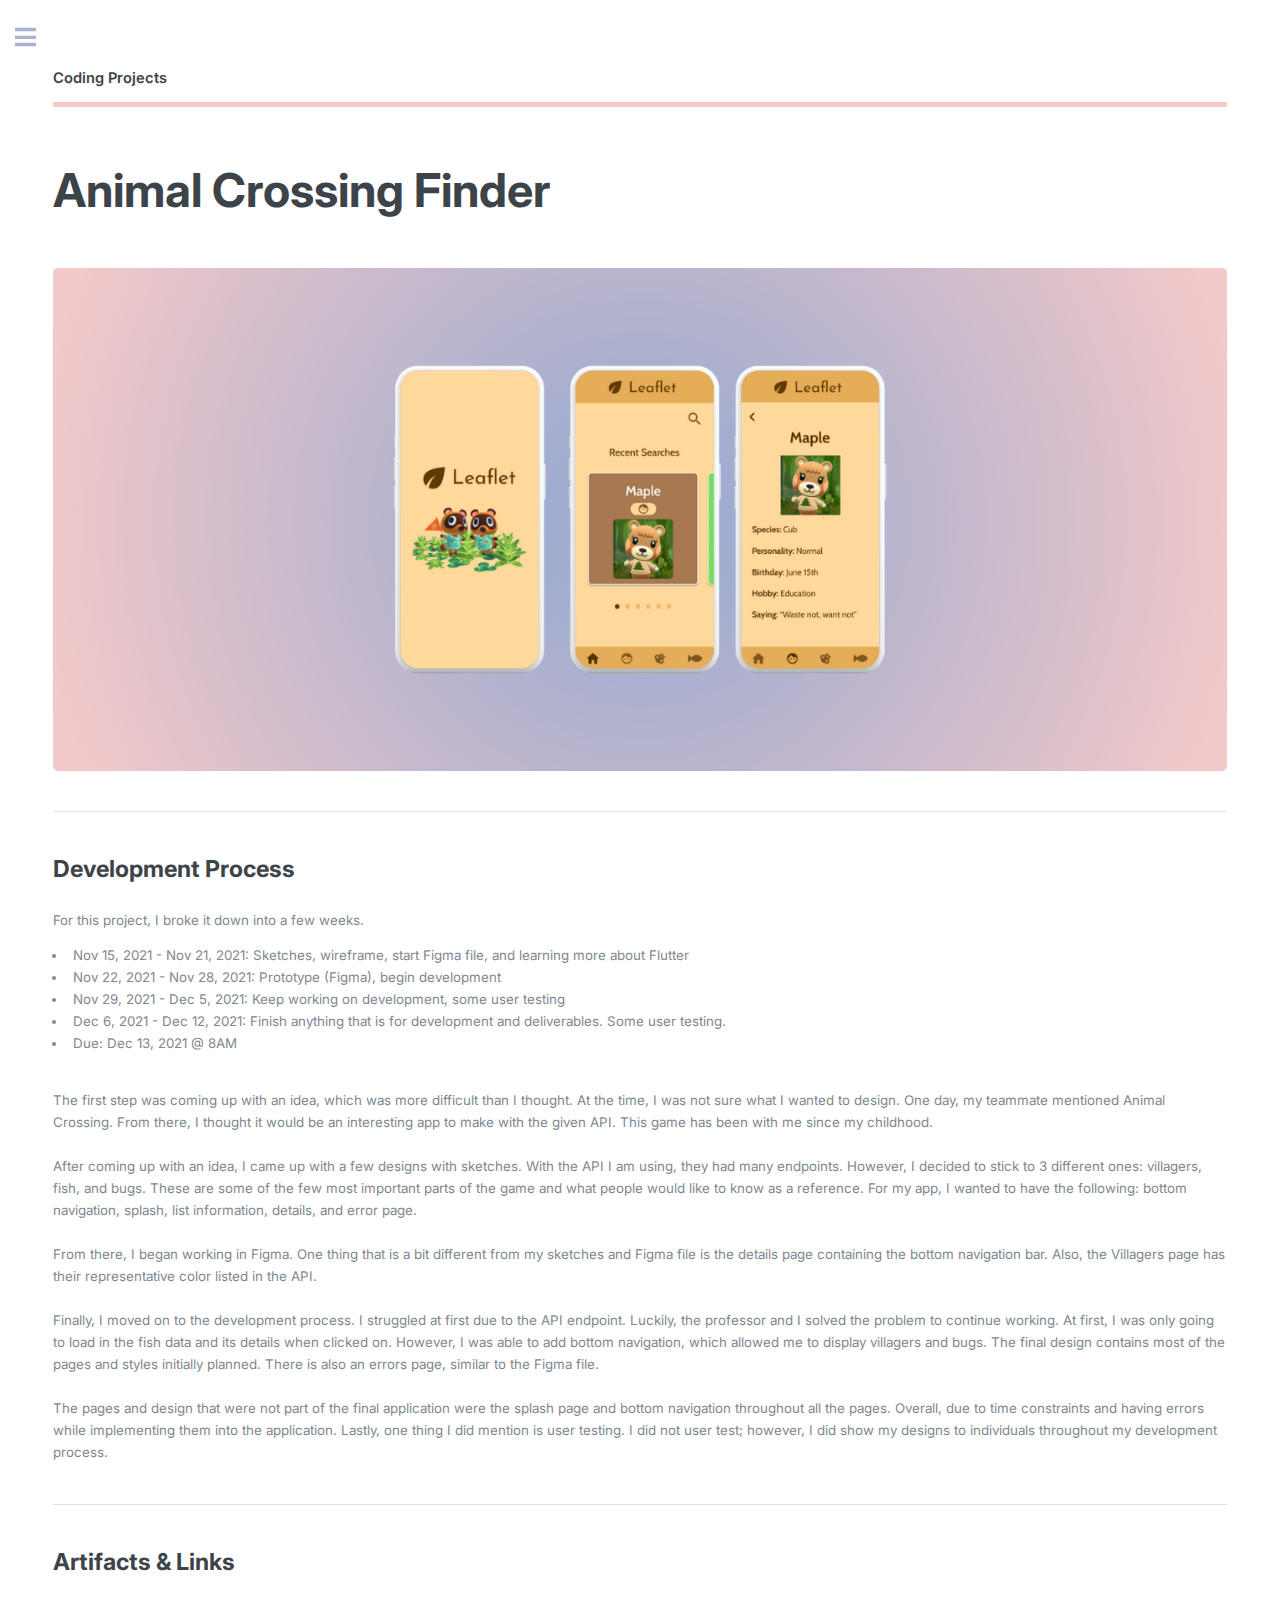
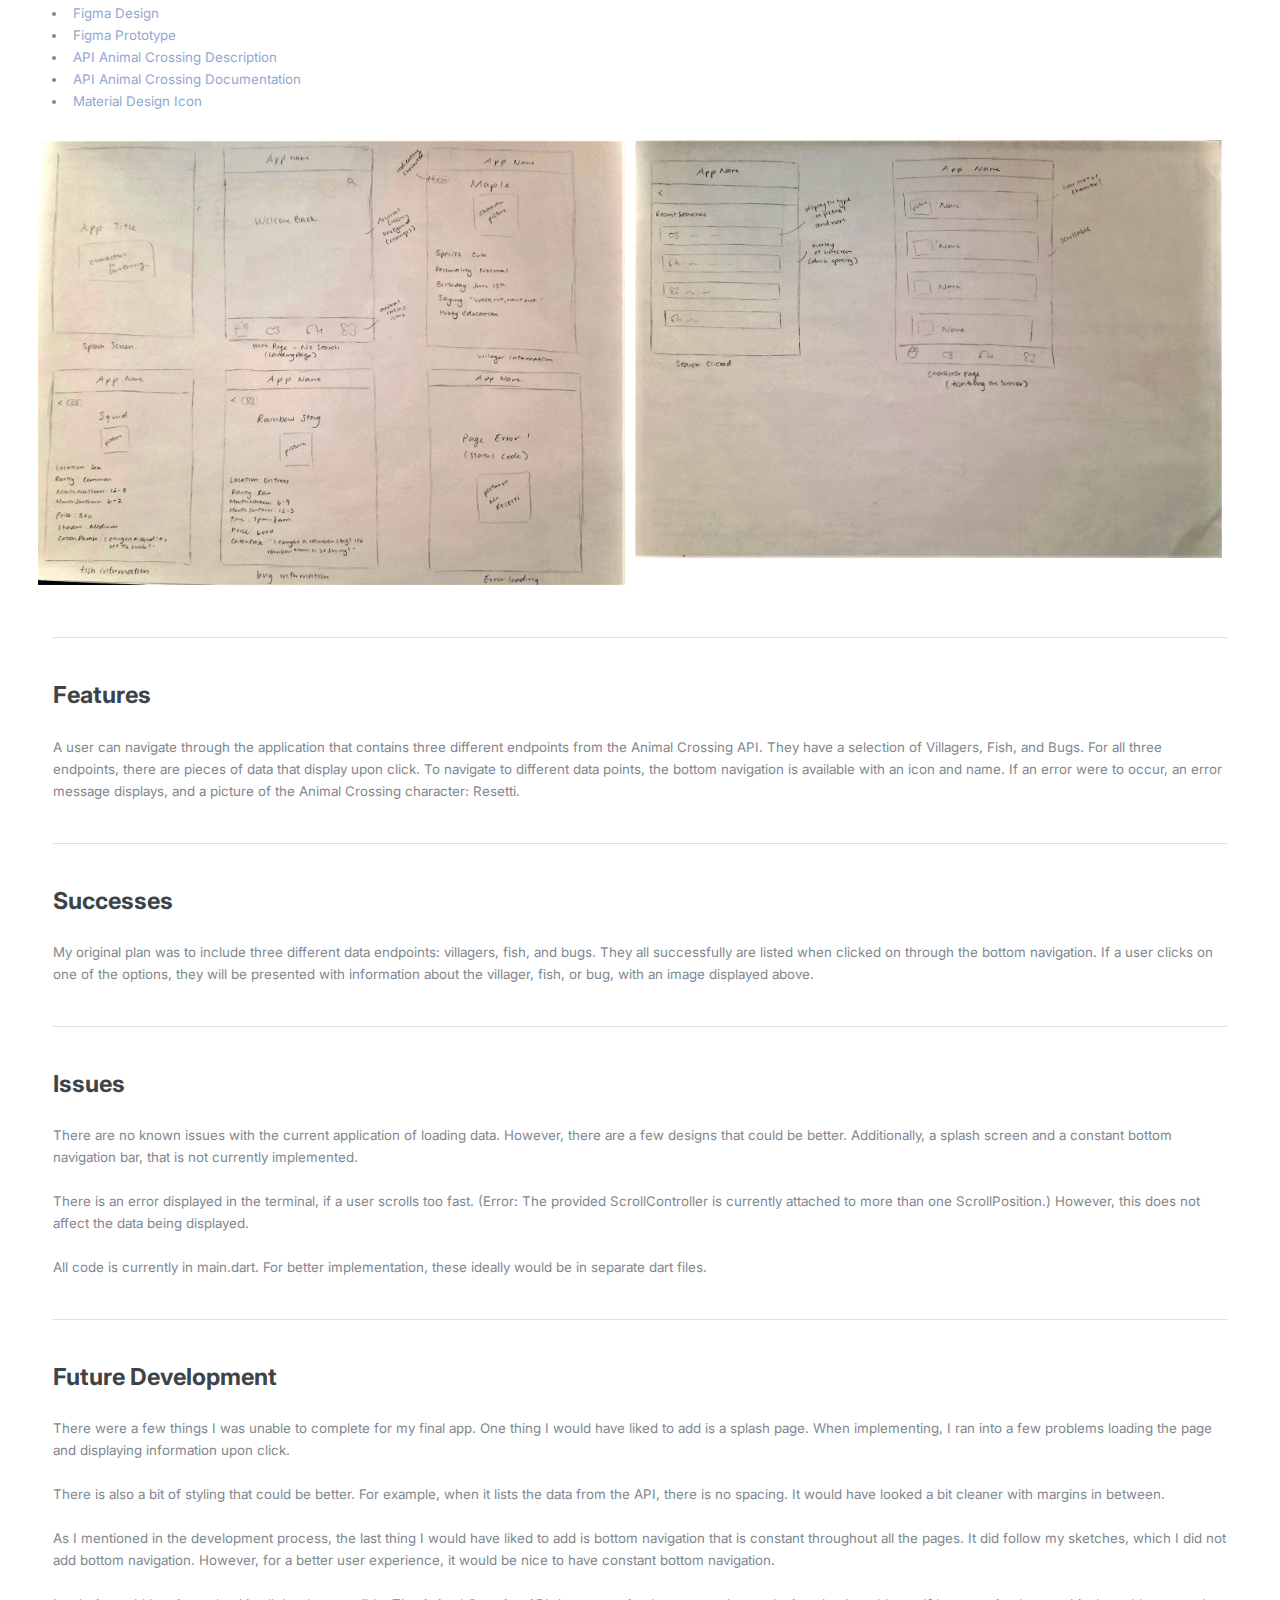
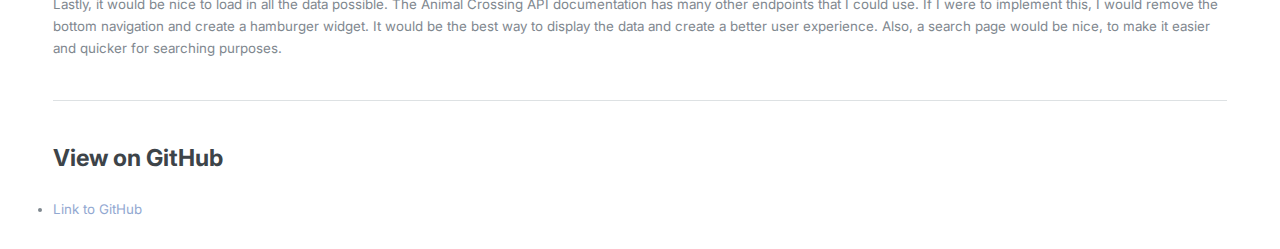
<file: animalcrossing.html>
<!DOCTYPE html>
<html>
  <head>
    <title>Animal Crossing - Coding Project</title>
    <meta charset="utf-8" />
    <meta
      name="viewport"
      content="width=device-width, initial-scale=1, user-scalable=no"
    />
    <link rel="icon" type="image/x-icon" href="img/logo-portfolio.png">
    <link rel="stylesheet" href="css/information.css" />
  </head>
  <body class="is-preload">
    <!-- To Top Scroll -->
    <button id="toTop" class="fas" title="Go to top">&#xf106;</button>

    <!-- Wrapper -->
    <div id="wrapper">
      <div id="main">
        <div class="inner">
          <header id="header">
            <h4><strong>Coding Projects</strong></h4>
          </header>

          <!-- Content -->
          <section>
            <header class="main">
              <h1>Animal Crossing Finder</h1>
            </header>

            <span class="image main"><img src="img/banners/Animal Crossing Banner.png" alt="Animal Crossing Banner" /></span>

            <hr class="major" />
            <h2>Development Process</h2>
            <p>For this project, I broke it down into a few weeks.</p>
            <ul>
              <li>
                Nov 15, 2021 - Nov 21, 2021: Sketches, wireframe, start Figma
                file, and learning more about Flutter
              </li>
              <li>
                Nov 22, 2021 - Nov 28, 2021: Prototype (Figma), begin
                development
              </li>
              <li>
                Nov 29, 2021 - Dec 5, 2021: Keep working on development, some
                user testing
              </li>
              <li>
                Dec 6, 2021 - Dec 12, 2021: Finish anything that is for
                development and deliverables. Some user testing.
              </li>
              <li>Due: Dec 13, 2021 @ 8AM</li>
            </ul>
            <br />
            <p>
              The first step was coming up with an idea, which was more
              difficult than I thought. At the time, I was not sure what I
              wanted to design. One day, my teammate mentioned Animal Crossing.
              From there, I thought it would be an interesting app to make with
              the given API. This game has been with me since my childhood.
              <br /><br />
              After coming up with an idea, I came up with a few designs with
              sketches. With the API I am using, they had many endpoints.
              However, I decided to stick to 3 different ones: villagers, fish,
              and bugs. These are some of the few most important parts of the
              game and what people would like to know as a reference. For my
              app, I wanted to have the following: bottom navigation, splash,
              list information, details, and error page.
              <br /><br />
              From there, I began working in Figma. One thing that is a bit
              different from my sketches and Figma file is the details page
              containing the bottom navigation bar. Also, the Villagers page has
              their representative color listed in the API.
              <br /><br />
              Finally, I moved on to the development process. I struggled at
              first due to the API endpoint. Luckily, the professor and I solved
              the problem to continue working. At first, I was only going to
              load in the fish data and its details when clicked on. However, I
              was able to add bottom navigation, which allowed me to display
              villagers and bugs. The final design contains most of the pages
              and styles initially planned. There is also an errors page,
              similar to the Figma file.
              <br /><br />
              The pages and design that were not part of the final application
              were the splash page and bottom navigation throughout all the
              pages. Overall, due to time constraints and having errors while
              implementing them into the application. Lastly, one thing I did
              mention is user testing. I did not user test; however, I did show
              my designs to individuals throughout my development process.
            </p>

            <hr class="major" />
            <h2>Artifacts & Links</h2>
            <ul class="listlink">
              <li>
                <a
                  href="https://www.figma.com/file/RI05vBuPr6M6H68ruDPnyO/Project-3%3A-Animal-Crossing?node-id=11%3A69"
                  target="_blank"
                  >Figma Design</a
                >
              </li>

              <li>
                <a
                  href="https://www.figma.com/proto/RI05vBuPr6M6H68ruDPnyO/Project-3%3A-Animal-Crossing?node-id=11%3A94&scaling=scale-down&page-id=0%3A1&starting-point-node-id=11%3A94"
                  target="_blank"
                  >Figma Prototype</a
                >
              </li>

              <li>
                <a href="http://acnhapi.com/" target="_blank"
                  >API Animal Crossing Description</a
                >
              </li>

              <li>
                <a href="http://acnhapi.com/doc" target="_blank"
                  >API Animal Crossing Documentation</a
                >
              </li>

              <li>
                <a
                  href="https://www.figma.com/community/file/878585965681562011"
                  target="_blank"
                  >Material Design Icon</a
                >
              </li>
            </ul>
            <br />
            <div class="row">
              <div class="column">
                <img
                  src="img/animalcrossing/Rosare-P3-sketch1.jpg"
                  alt="Sketch 1"
                  style="width: 100%"
                />
              </div>
              <div class="column">
                <img
                  src="img/animalcrossing/Rosare-P3-sketch2.jpg"
                  alt="Sketch 2"
                  style="width: 100%"
                />
              </div>
            </div>

            <hr class="major" />
            <h2>Features</h2>
            <p>
              A user can navigate through the application that contains three
              different endpoints from the Animal Crossing API. They have a
              selection of Villagers, Fish, and Bugs. For all three endpoints,
              there are pieces of data that display upon click. To navigate to
              different data points, the bottom navigation is available with an
              icon and name. If an error were to occur, an error message
              displays, and a picture of the Animal Crossing character: Resetti.
            </p>

            <hr class="major" />
            <h2>Successes</h2>
            <p>
              My original plan was to include three different data endpoints:
              villagers, fish, and bugs. They all successfully are listed when
              clicked on through the bottom navigation. If a user clicks on one
              of the options, they will be presented with information about the
              villager, fish, or bug, with an image displayed above.
            </p>

            <hr class="major" />
            <h2>Issues</h2>
            <p>
              There are no known issues with the current application of loading
              data. However, there are a few designs that could be better.
              Additionally, a splash screen and a constant bottom navigation
              bar, that is not currently implemented. <br /><br />
              There is an error displayed in the terminal, if a user scrolls too
              fast. (Error: The provided ScrollController is currently attached
              to more than one ScrollPosition.) However, this does not affect
              the data being displayed.<br /><br />
              All code is currently in main.dart. For better implementation,
              these ideally would be in separate dart files.
            </p>

            <hr class="major" />
            <h2>Future Development</h2>
            <p>
              There were a few things I was unable to complete for my final app.
              One thing I would have liked to add is a splash page. When
              implementing, I ran into a few problems loading the page and
              displaying information upon click.<br /><br />
              There is also a bit of styling that could be better. For example,
              when it lists the data from the API, there is no spacing. It would
              have looked a bit cleaner with margins in between.<br /><br />
              As I mentioned in the development process, the last thing I would
              have liked to add is bottom navigation that is constant throughout
              all the pages. It did follow my sketches, which I did not add
              bottom navigation. However, for a better user experience, it would
              be nice to have constant bottom navigation. <br /><br />
              Lastly, it would be nice to load in all the data possible. The
              Animal Crossing API documentation has many other endpoints that I
              could use. If I were to implement this, I would remove the bottom
              navigation and create a hamburger widget. It would be the best way
              to display the data and create a better user experience. Also, a
              search page would be nice, to make it easier and quicker for
              searching purposes.
            </p>

            <hr class="major" />
            <h2>View on GitHub</h2>
            <li class="listlink">
              <a
                href="https://github.com/RosareMililani/HybridApp-AnimalCrossing"
                target="_blank"
                >Link to GitHub</a
              >
            </li>
          </section>
        </div>
      </div>

      <!-- Sidebar -->
      <div id="sidebar">
        <div class="inner">
          <!-- Menu -->
          <nav id="menu">
            <header class="major">
              <h2>Menu</h2>
            </header>
            <ul>
              <li><a href="index.html">Homepage</a></li>
              <li>
                <span class="opener">UX Projects</span>
                <ul>
                  <li><a href="hcicapstone.html" class="sidebar">HCI Capstone</a></li>
                  <li><a href="lingotalk.html" class="sidebar">LingoTalk</a></li>
                  <li>
                    <a href="smallcommercialagency.html" class="sidebar"
                      >Small Commercial Agency Research</a
                    >
                  </li>
                  <li><a href="gameboy.html" class="sidebar">Game Boy Prototype</a></li>
                  <li>
                    <a href="wixobservation.html" class="sidebar">Wix Field Observation</a>
                  </li>
                </ul>
              </li>
              <li>
                <span class="opener">Coding Projects</span>
                <ul>
                  <li><a href="spinthewheel.html" class="sidebar">IoT Spin the Wheel</a></li>
                  <li>
                    <a href="swimmingreaction.html" class="sidebar">Swimming Reaction Time</a>
                  </li>
                  <li><a href="arttag.html" class="sidebar">ArtTag</a></li>
                  <li class="sidelist">
                    Animal Crossing Hybrid App
                  </li>
                </ul>
              </li>
              <li>
                <span class="opener">For Fun</span>
                <ul>
                  <li><a href="deardata.html" class="sidebar">Dear Data</a></li>
                  <li>
                    <a href="hitomezashi.html" class="sidebar">Hitomezahi & Randomness</a>
                  </li>
                  <li><a href="christmas.html" class="sidebar">Christmas Display</a></li>
                </ul>
              </li>
            </ul>
          </nav>
        </div>
      </div>
    </div>

    <!-- Scripts -->
    <script src="js/jquery.min.js"></script>
    <script src="js/browser.min.js"></script>
    <script src="js/breakpoints.min.js"></script>
    <script src="js/util.js"></script>
    <script src="js/main.js"></script>
  </body>
</html>
</file>
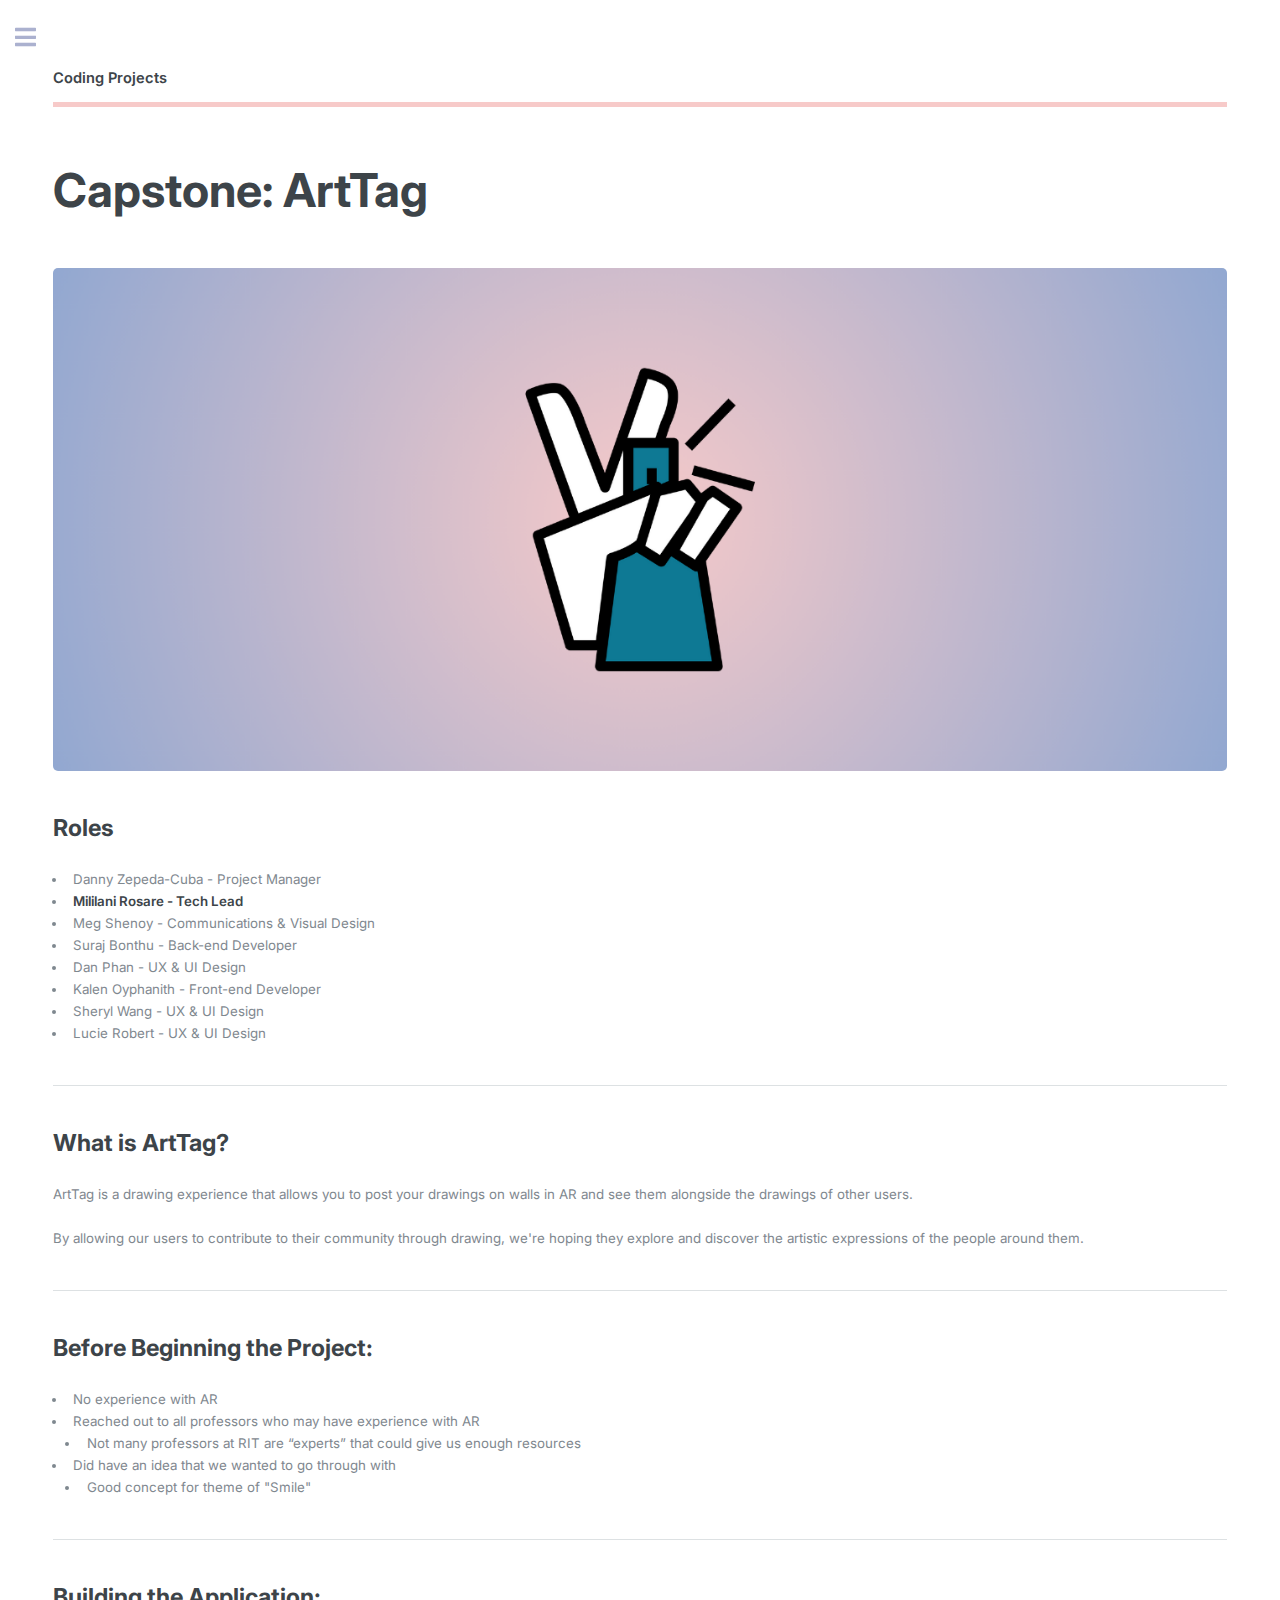
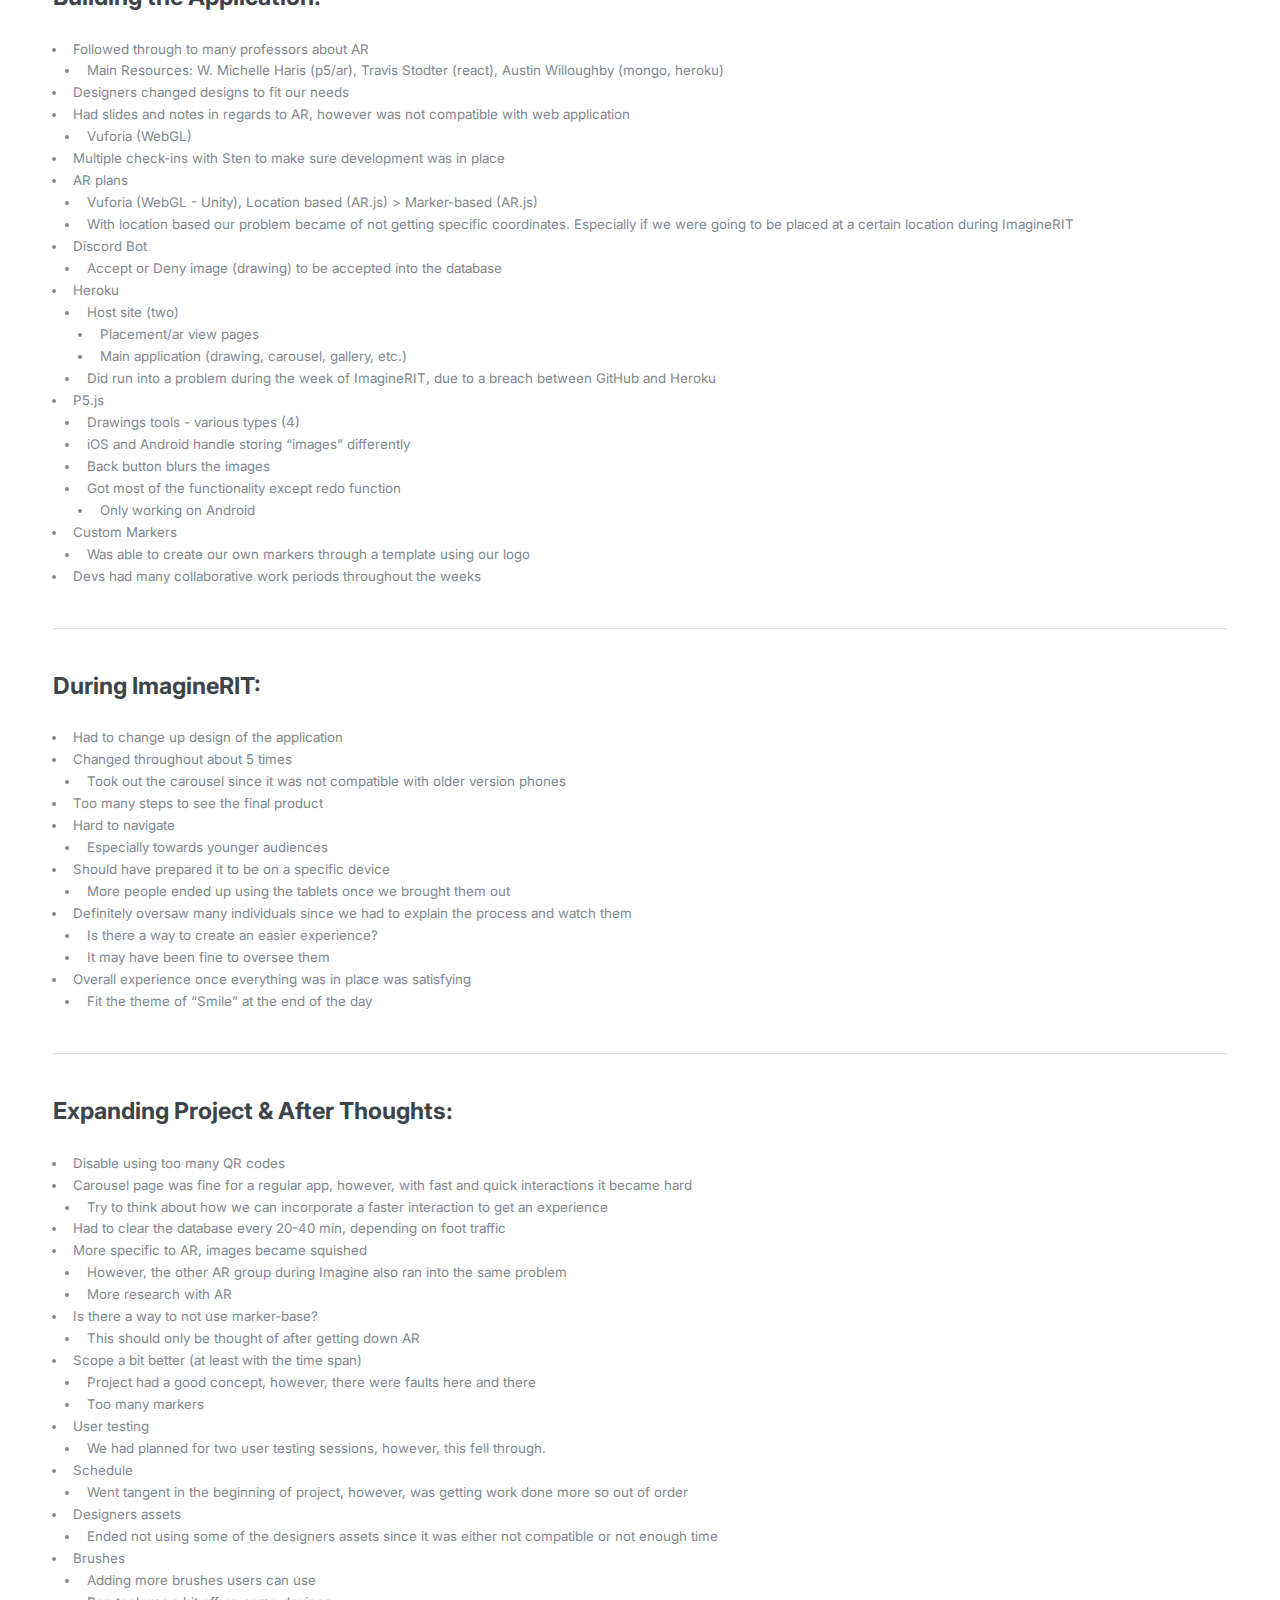
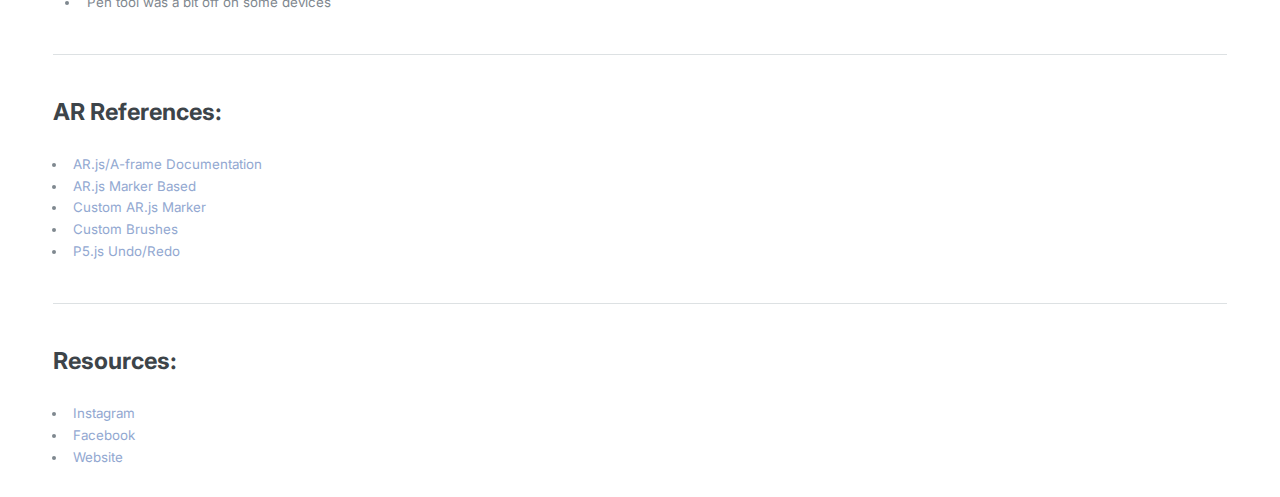
<file: arttag.html>
<!DOCTYPE html>
<html>
  <head>
    <title>ArtTag - Coding Project</title>
    <meta charset="utf-8" />
    <meta
      name="viewport"
      content="width=device-width, initial-scale=1, user-scalable=no"
    />
    <link rel="icon" type="image/x-icon" href="img/logo-portfolio.png">
    <link rel="stylesheet" href="css/information.css" />
  </head>
  <body class="is-preload">
    <!-- To Top Scroll -->
    <button id="toTop" class="fas" title="Go to top">&#xf106;</button>

    <!-- Wrapper -->
    <div id="wrapper">
      <div id="main">
        <div class="inner">
          <header id="header">
            <h4><strong>Coding Projects</strong></h4>
          </header>

          <!-- Content -->
          <section>
            <header class="main">
              <h1>Capstone: ArtTag</h1>
            </header>

            <span class="image main"><img src="img/banners/ArtTag Banner.png" alt="ArtTag Banner" /></span>

            <h2>Roles</h2>
            <ul>
              <li>Danny Zepeda-Cuba - Project Manager</li>
              <li><b>Mililani Rosare - Tech Lead</b></li>
              <li>Meg Shenoy - Communications & Visual Design</li>
              <li>Suraj Bonthu - Back-end Developer</li>
              <li>Dan Phan - UX & UI Design</li>
              <li>Kalen Oyphanith - Front-end Developer</li>
              <li>Sheryl Wang - UX & UI Design</li>
              <li>Lucie Robert - UX & UI Design</li>
            </ul>

            <hr class="major" />
            <h2>What is ArtTag?</h2>
            <p>
              ArtTag is a drawing experience that allows you to post your
              drawings on walls in AR and see them alongside the drawings of
              other users.
              <br /><br />
              By allowing our users to contribute to their community through
              drawing, we're hoping they explore and discover the artistic
              expressions of the people around them.
            </p>

            <hr class="major" />
            <h2>Before Beginning the Project:</h2>
            <ul>
              <li>No experience with AR</li>

              <li>
                Reached out to all professors who may have experience with AR
              </li>
              <ul>
                <li>
                  Not many professors at RIT are “experts” that could give us
                  enough resources
                </li>
              </ul>
              <li>Did have an idea that we wanted to go through with</li>
              <ul>
                <li>Good concept for theme of "Smile"</li>
              </ul>
            </ul>

            <hr class="major" />
            <h2>Building the Application:</h2>
            <ul>
              <li>Followed through to many professors about AR</li>
              <ul>
                <li>
                  Main Resources: W. Michelle Haris (p5/ar), Travis Stodter
                  (react), Austin Willoughby (mongo, heroku)
                </li>
              </ul>
              <li>Designers changed designs to fit our needs</li>
              <li>
                Had slides and notes in regards to AR, however was not
                compatible with web application
              </li>
              <ul>
                <li>Vuforia (WebGL)</li>
              </ul>
              <li>
                Multiple check-ins with Sten to make sure development was in
                place
              </li>
              <li>AR plans</li>
              <ul>
                <li>
                  Vuforia (WebGL - Unity), Location based (AR.js) > Marker-based
                  (AR.js)
                </li>
                <li>
                  With location based our problem became of not getting specific
                  coordinates. Especially if we were going to be placed at a
                  certain location during ImagineRIT
                </li>
              </ul>
              <li>Discord Bot</li>
              <ul>
                <li>
                  Accept or Deny image (drawing) to be accepted into the
                  database
                </li>
              </ul>
              <li>Heroku</li>
              <ul>
                <li>Host site (two)</li>
                <ul>
                  <li>Placement/ar view pages</li>
                  <li>Main application (drawing, carousel, gallery, etc.)</li>
                </ul>
                <li>
                  Did run into a problem during the week of ImagineRIT, due to a
                  breach between GitHub and Heroku
                </li>
              </ul>
              <li>P5.js</li>
              <ul>
                <li>Drawings tools - various types (4)</li>

                <li>iOS and Android handle storing “images” differently</li>

                <li>Back button blurs the images</li>

                <li>Got most of the functionality except redo function</li>
                <ul>
                  <li>Only working on Android</li>
                </ul>
              </ul>
              <li>Custom Markers</li>
              <ul>
                <li>
                  Was able to create our own markers through a template using
                  our logo
                </li>
              </ul>
              <li>
                Devs had many collaborative work periods throughout the weeks
              </li>
            </ul>

            <hr class="major" />
            <h2>During ImagineRIT:</h2>
            <ul>
              <li>Had to change up design of the application</li>
              <li>Changed throughout about 5 times</li>
              <ul>
                <li>
                  Took out the carousel since it was not compatible with older
                  version phones
                </li>
              </ul>
              <li>Too many steps to see the final product</li>
              <li>Hard to navigate</li>
              <ul>
                <li>Especially towards younger audiences</li>
              </ul>
              <li>Should have prepared it to be on a specific device</li>
              <ul>
                <li>
                  More people ended up using the tablets once we brought them
                  out
                </li>
              </ul>
              <li>
                Definitely oversaw many individuals since we had to explain the
                process and watch them
              </li>
              <ul>
                <li>Is there a way to create an easier experience?</li>
                <li>It may have been fine to oversee them</li>
              </ul>
              <li>
                Overall experience once everything was in place was satisfying
              </li>
              <ul>
                <li>Fit the theme of “Smile” at the end of the day</li>
              </ul>
            </ul>

            <hr class="major" />
            <h2>Expanding Project & After Thoughts:</h2>
            <ul>
              <li>Disable using too many QR codes</li>
              <li>
                Carousel page was fine for a regular app, however, with fast and
                quick interactions it became hard
              </li>
              <ul>
                <li>
                  Try to think about how we can incorporate a faster interaction
                  to get an experience
                </li>
              </ul>
              <li>
                Had to clear the database every 20-40 min, depending on foot
                traffic
              </li>
              <li>More specific to AR, images became squished</li>
              <ul>
                <li>
                  However, the other AR group during Imagine also ran into the
                  same problem
                </li>
                <li>More research with AR</li>
              </ul>
              <li>Is there a way to not use marker-base?</li>
              <ul>
                <li>This should only be thought of after getting down AR</li>
              </ul>
              <li>Scope a bit better (at least with the time span)</li>
              <ul>
                <li>
                  Project had a good concept, however, there were faults here
                  and there
                </li>
                <li>Too many markers</li>
              </ul>
              <li>User testing</li>
              <ul>
                <li>
                  We had planned for two user testing sessions, however, this
                  fell through.
                </li>
              </ul>
              <li>Schedule</li>
              <ul>
                <li>
                  Went tangent in the beginning of project, however, was getting
                  work done more so out of order
                </li>
              </ul>
              <li>Designers assets</li>
              <ul>
                <li>
                  Ended not using some of the designers assets since it was
                  either not compatible or not enough time
                </li>
              </ul>
              <li>Brushes</li>
              <ul>
                <li>Adding more brushes users can use</li>
                <li>Pen tool was a bit off on some devices</li>
              </ul>
            </ul>

            <hr class="major" />
            <h2>AR References:</h2>
            <ul class="listlink">
              <li>
                <a href="https://aframe.io/blog/arjs/" target="_blank"
                  >AR.js/A-frame Documentation</a
                >
              </li>
              <li>
                <a href="https://github.com/AR-js-org/AR.js/" target="_blank"
                  >AR.js Marker Based</a
                >
              </li>
              <li>
                <a
                  href="https://jeromeetienne.github.io/AR.js/three.js/examples/marker-training/examples/generator.html"
                  target="_blank"
                  >Custom AR.js Marker</a
                >
              </li>
              <li>
                <a
                  href="https://library.superhi.com/posts/how-to-paint-with-code-creating-paintbrushes"
                  target="_blank"
                  >Custom Brushes</a
                >
              </li>
              <li>
                <a
                  href="https://editor.p5js.org/stalgiag/sketches/ynaav4MsI"
                  target="_blank"
                  >P5.js Undo/Redo</a
                >
              </li>
            </ul>

            <hr class="major" />
            <h2>Resources:</h2>
            <ul class="listlink">
              <li>
                <a href="https://www.instagram.com/arttag_rit/" target="_blank"
                  >Instagram</a
                >
              </li>
              <li>
                <a
                  href="https://www.facebook.com/ArtTag-RIT-101273502460458"
                  target="_blank"
                  >Facebook</a
                >
              </li>
              <li>
                <a href="https://designed.cad.rit.edu/nmcapstone/project/arttag"
                  >Website</a
                >
              </li>
            </ul>
          </section>
        </div>
      </div>

      <!-- Sidebar -->
      <div id="sidebar">
        <div class="inner">
          <!-- Menu -->
          <nav id="menu">
            <header class="major">
              <h2>Menu</h2>
            </header>
            <ul>
              <li><a href="index.html">Homepage</a></li>
              <li>
                <span class="opener">UX Projects</span>
                <ul>
                  <li><a href="hcicapstone.html" class="sidebar">HCI Capstone</a></li>
                  <li><a href="lingotalk.html" class="sidebar">LingoTalk</a></li>
                  <li>
                    <a href="smallcommercialagency.html" class="sidebar"
                      >Small Commercial Agency Research</a
                    >
                  </li>
                  <li><a href="gameboy.html" class="sidebar">Game Boy Prototype</a></li>
                  <li>
                    <a href="wixobservation.html" class="sidebar">Wix Field Observation</a>
                  </li>
                </ul>
              </li>
              <li>
                <span class="opener">Coding Projects</span>
                <ul>
                  <li><a href="spinthewheel.html" class="sidebar">IoT Spin the Wheel</a></li>
                  <li>
                    <a href="swimmingreaction.html" class="sidebar">Swimming Reaction Time</a>
                  </li>
                  <li class="sidelist">ArtTag</li>
                  <li>
                    <a href="animalcrossing.html" class="sidebar">Animal Crossing Hybrid App</a>
                  </li>
                </ul>
              </li>
              <li>
                <span class="opener">For Fun</span>
                <ul>
                  <li><a href="deardata.html" class="sidebar">Dear Data</a></li>
                  <li>
                    <a href="hitomezashi.html" class="sidebar">Hitomezahi & Randomness</a>
                  </li>
                  <li><a href="christmas.html" class="sidebar">Christmas Display</a></li>
                </ul>
              </li>
            </ul>
          </nav>
        </div>
      </div>
    </div>

    <!-- Scripts -->
    <script src="js/jquery.min.js"></script>
    <script src="js/browser.min.js"></script>
    <script src="js/breakpoints.min.js"></script>
    <script src="js/util.js"></script>
    <script src="js/main.js"></script>
  </body>
</html>
</file>
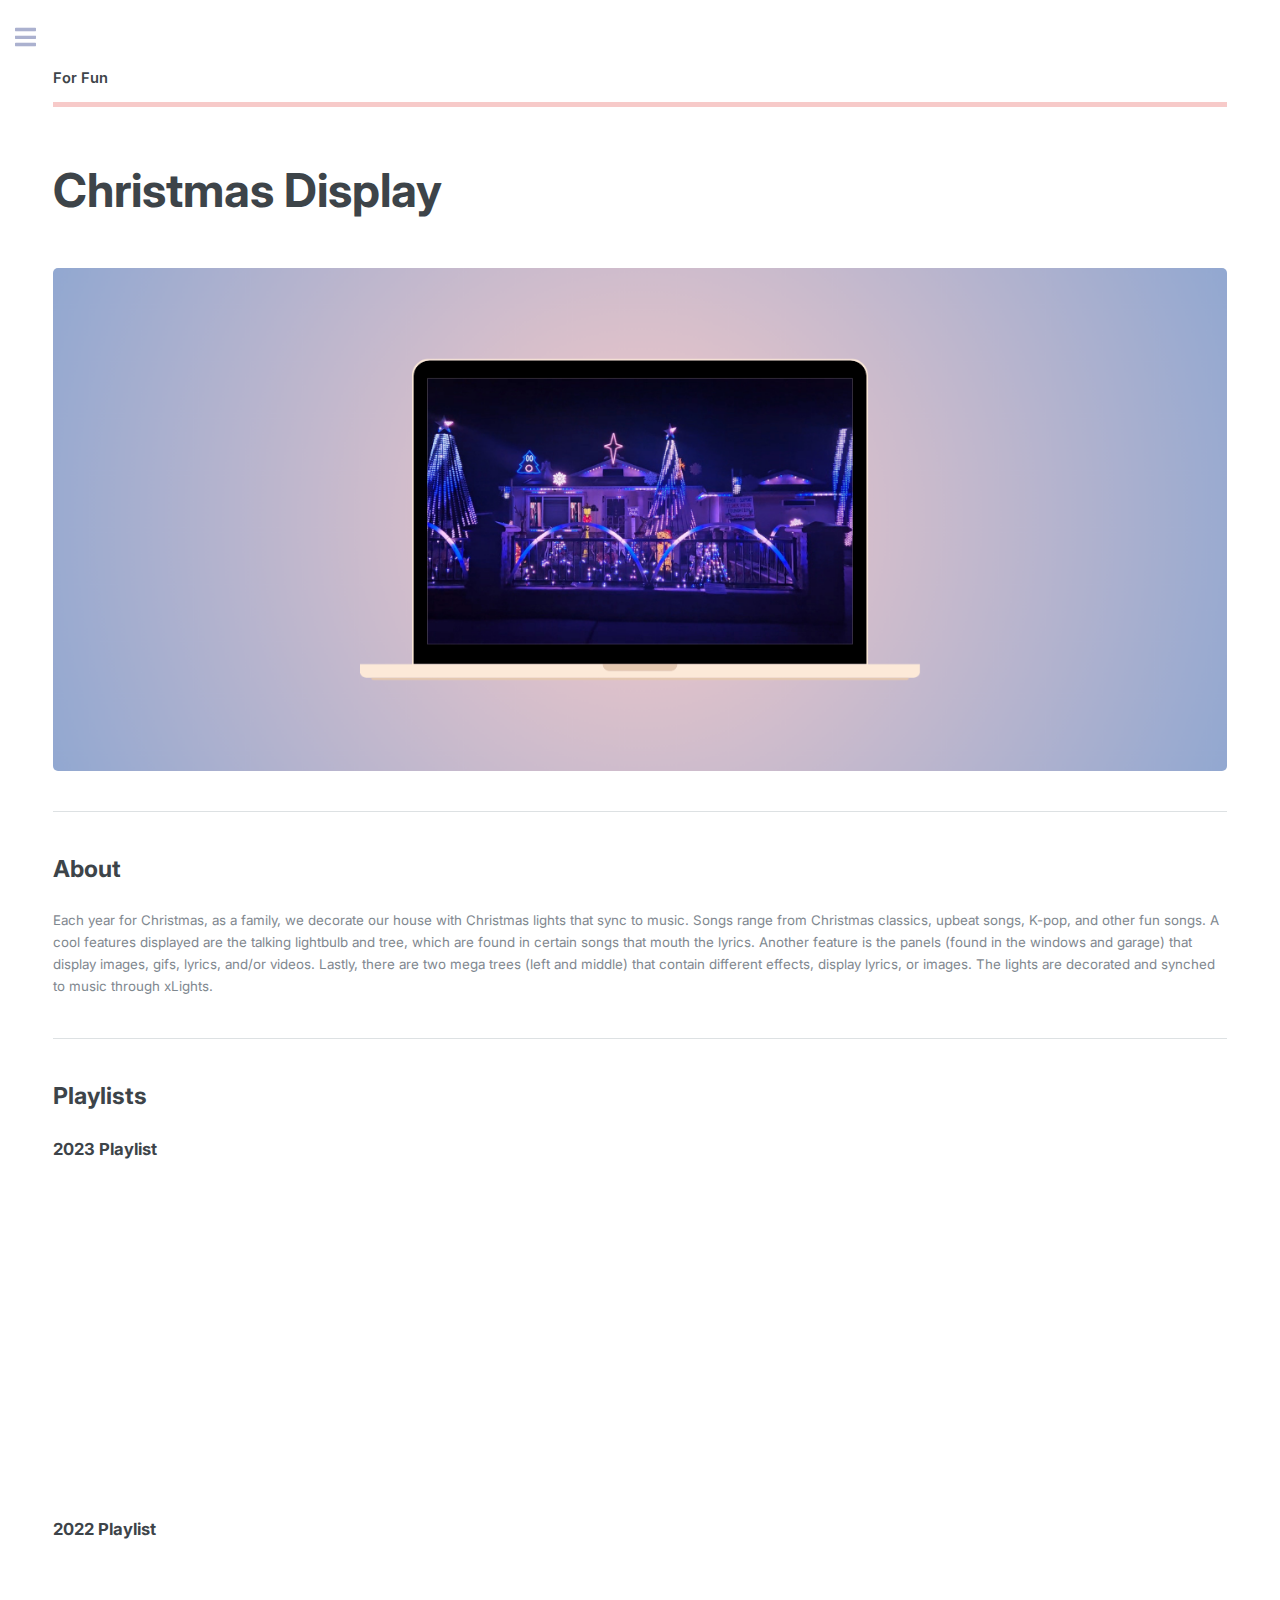
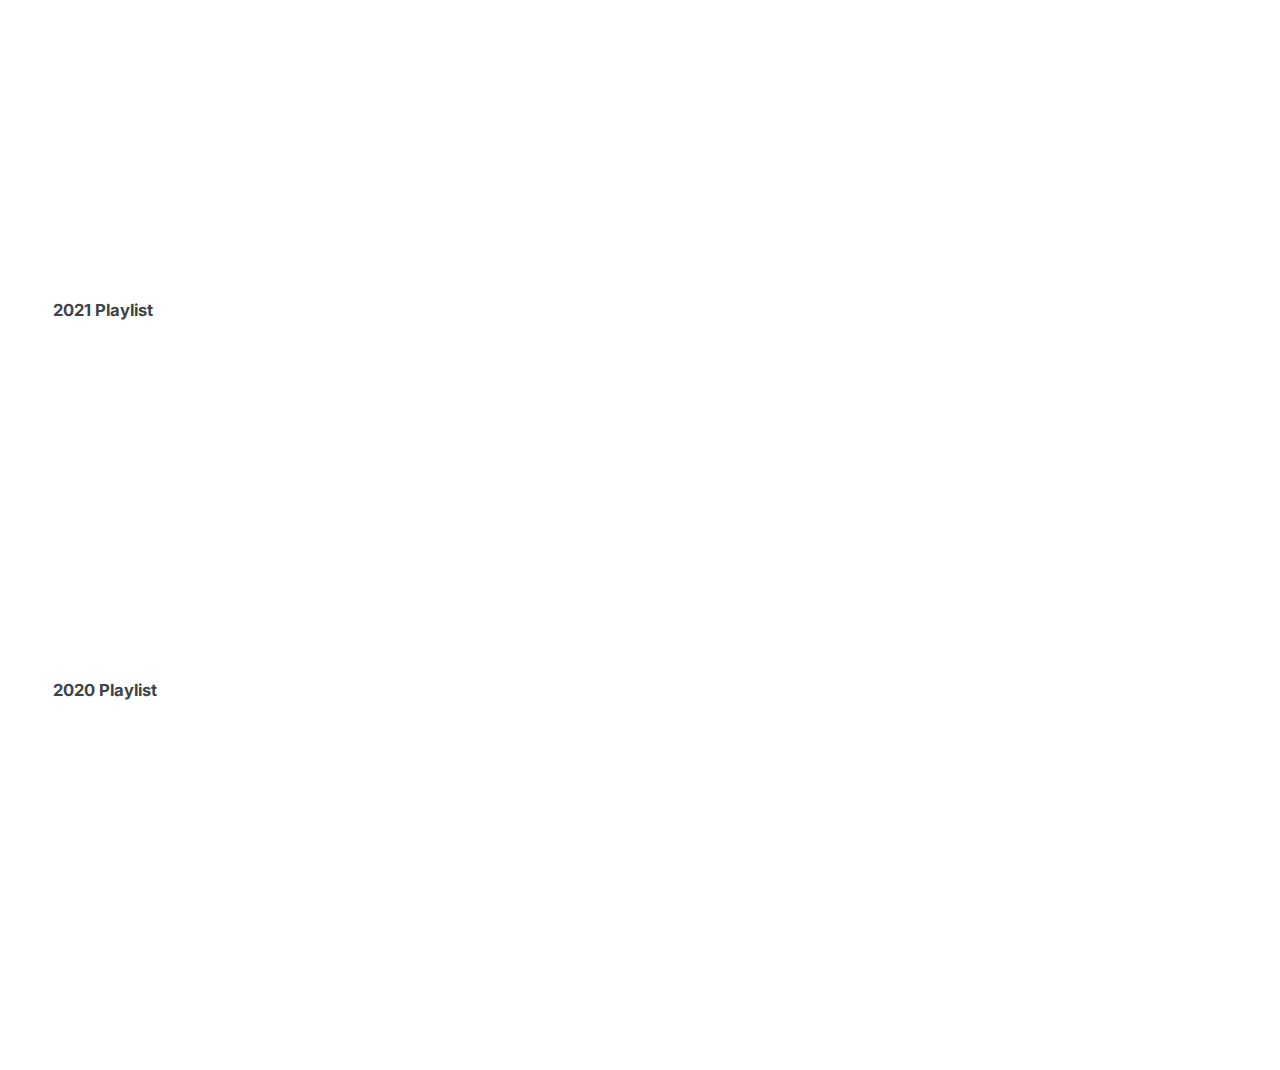
<file: christmas.html>
<!DOCTYPE html>
<html>
  <head>
    <title>Christmas Display - For Fun</title>
    <meta charset="utf-8" />
    <meta
      name="viewport"
      content="width=device-width, initial-scale=1, user-scalable=no"
    />
    <link rel="icon" type="image/x-icon" href="img/logo-portfolio.png">
    <link rel="stylesheet" href="css/information.css" />
  </head>
  <body class="is-preload">
    <!-- To Top Scroll -->
    <button id="toTop" class="fas" title="Go to top">&#xf106;</button>

    <!-- Wrapper -->
    <div id="wrapper">
      <div id="main">
        <div class="inner">
          <header id="header">
            <h4><b>For Fun</b></h4>
          </header>

          <!-- Content -->
          <section>
            <header class="main">
              <h1>Christmas Display</h1>
            </header>

            <span class="image main"
              ><img
                src="img/banners/Christmas Display Banner.png"
                alt="Christmas Display Banner"
            /></span>

            <hr class="major" />

            <h2>About</h2>
            <p>
              Each year for Christmas, as a family, we decorate our house with
              Christmas lights that sync to music. Songs range from Christmas
              classics, upbeat songs, K-pop, and other fun songs. A cool
              features displayed are the talking lightbulb and tree, which are
              found in certain songs that mouth the lyrics. Another feature is
              the panels (found in the windows and garage) that display images,
              gifs, lyrics, and/or videos. Lastly, there are two mega trees
              (left and middle) that contain different effects, display lyrics,
              or images. The lights are decorated and synched to music through
              xLights.
            </p>

            <hr class="major" />

            <h2>Playlists</h2>
            <h3>2023 Playlist</h3>
            <iframe
              width="560"
              height="315"
              src="https://www.youtube.com/embed/videoseries?si=VBNkj46GBEQXanXa&amp;list=PLdGsS9CRlc93dHcqI5ku03GwtCYCzFsS4"
              title="YouTube video player"
              frameborder="0"
              allow="accelerometer; autoplay; clipboard-write; encrypted-media; gyroscope; picture-in-picture; web-share"
              referrerpolicy="strict-origin-when-cross-origin"
              allowfullscreen
            ></iframe>
            <br />

            <h3 class="extraspace">2022 Playlist</h3>
            <iframe
              width="560"
              height="315"
              src="https://www.youtube.com/embed/videoseries?si=J9uD7RPmkeCgVIXs&amp;list=PLdGsS9CRlc909aMlGu2FbuaXqP2ZcUfCi"
              title="YouTube video player"
              frameborder="0"
              allow="accelerometer; autoplay; clipboard-write; encrypted-media; gyroscope; picture-in-picture; web-share"
              referrerpolicy="strict-origin-when-cross-origin"
              allowfullscreen
            ></iframe>

            <h3 class="extraspace">2021 Playlist</h3>
            <iframe
              width="560"
              height="315"
              src="https://www.youtube.com/embed/videoseries?si=wBJII1zPSsECuSDx&amp;list=PLdGsS9CRlc92eILdJOqwWdEdyEuf58fZf"
              title="YouTube video player"
              frameborder="0"
              allow="accelerometer; autoplay; clipboard-write; encrypted-media; gyroscope; picture-in-picture; web-share"
              referrerpolicy="strict-origin-when-cross-origin"
              allowfullscreen
            ></iframe>

            <h3 class="extraspace">2020 Playlist</h3>
            <iframe
              width="560"
              height="315"
              src="https://www.youtube.com/embed/videoseries?si=sKrAA9nxowFwTgdg&amp;list=PLdGsS9CRlc93Bq5o6AUy2mycXX345_kjy"
              title="YouTube video player"
              frameborder="0"
              allow="accelerometer; autoplay; clipboard-write; encrypted-media; gyroscope; picture-in-picture; web-share"
              referrerpolicy="strict-origin-when-cross-origin"
              allowfullscreen
            ></iframe>
          </section>
        </div>
      </div>

      <!-- Sidebar -->
      <div id="sidebar">
        <div class="inner">
          <!-- Menu -->
          <nav id="menu">
            <header class="major">
              <h2>Menu</h2>
            </header>
            <ul>
              <li><a href="index.html">Homepage</a></li>
              <li>
                <span class="opener">UX Projects</span>
                <ul>
                  <li><a href="hcicapstone.html">HCI Capstone</a></li>
                  <li><a href="lingotalk.html">LingoTalk</a></li>
                  <li>
                    <a href="smallcommercialagency.html"
                      >Small Commercial Agency Research</a
                    >
                  </li>
                  <li><a href="gameboy.html">Game Boy Prototype</a></li>
                  <li>
                    <a href="wixobservation.html">Wix Field Observation</a>
                  </li>
                </ul>
              </li>
              <li>
                <span class="opener">Coding Projects</span>
                <ul>
                  <li><a href="spinthewheel.html">IoT Spin the Wheel</a></li>
                  <li>
                    <a href="swimmingreaction.html">Swimming Reaction Time</a>
                  </li>
                  <li><a href="arttag.html">ArtTag</a></li>
                  <li>
                    <a href="animalcrossing.html">Animal Crossing Hybrid App</a>
                  </li>
                </ul>
              </li>
              <li>
                <span class="opener">For Fun</span>
                <ul>
                  <li><a href="deardata.html">Dear Data</a></li>
                  <li>
                    <a href="hitomezashi.html">Hitomezahi & Randomness</a>
                  </li>
                  <li class="sidelist">Christmas Display</li>
                </ul>
              </li>
            </ul>
          </nav>
        </div>
      </div>
    </div>

    <!-- Scripts -->
    <script src="js/jquery.min.js"></script>
    <script src="js/browser.min.js"></script>
    <script src="js/breakpoints.min.js"></script>
    <script src="js/util.js"></script>
    <script src="js/main.js"></script>
  </body>
</html>
</file>
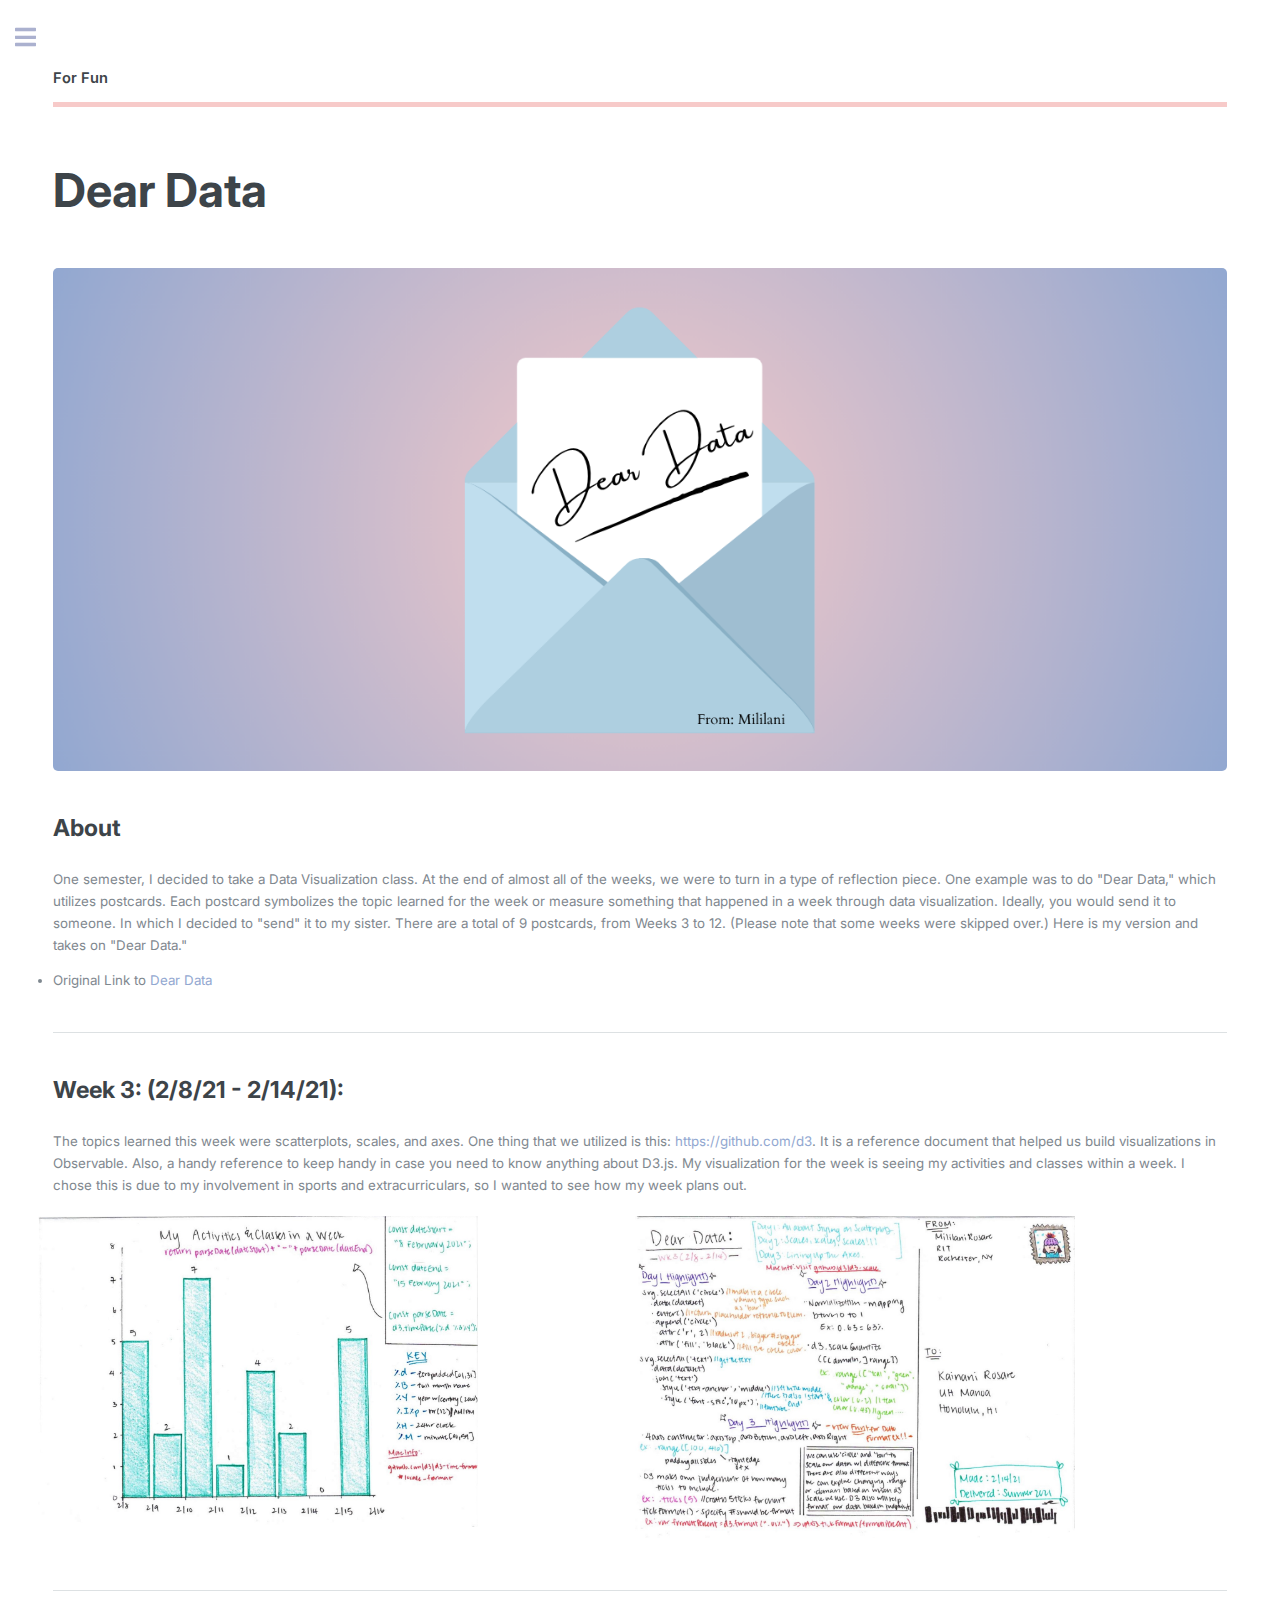
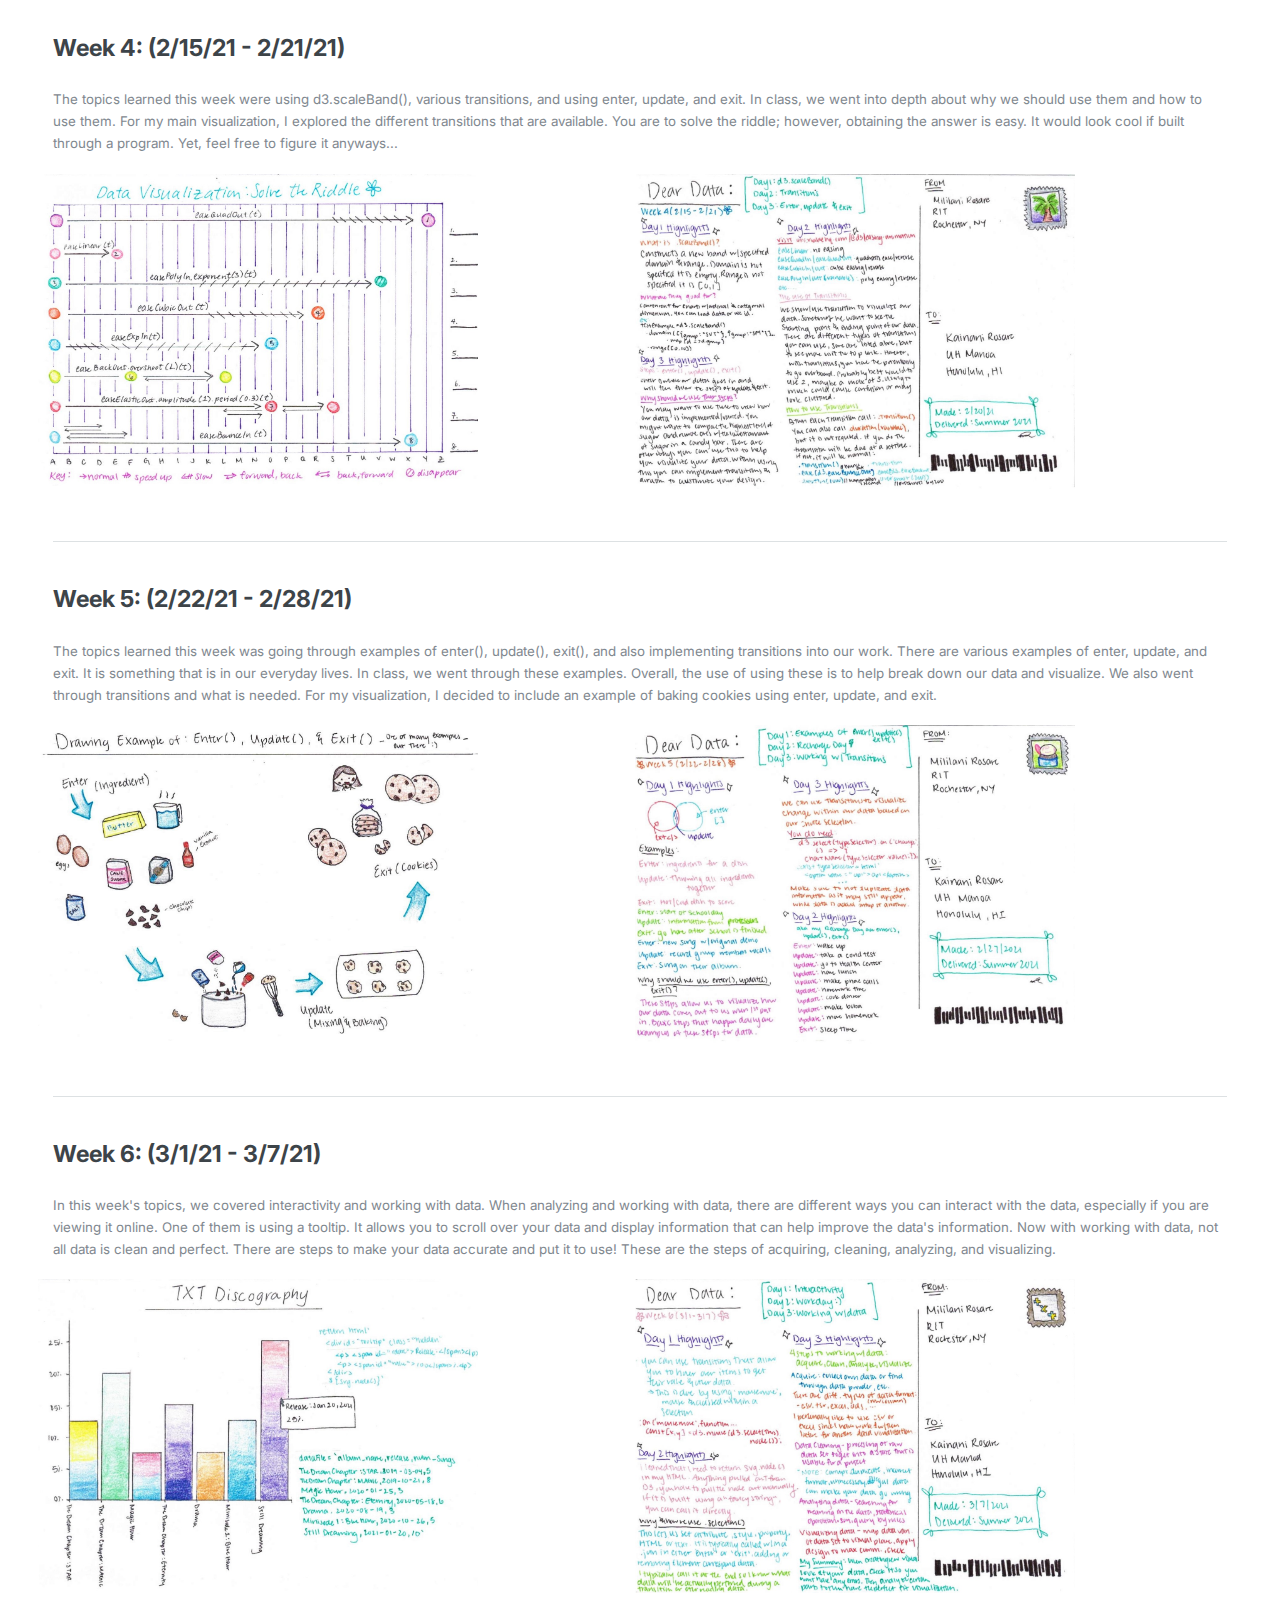
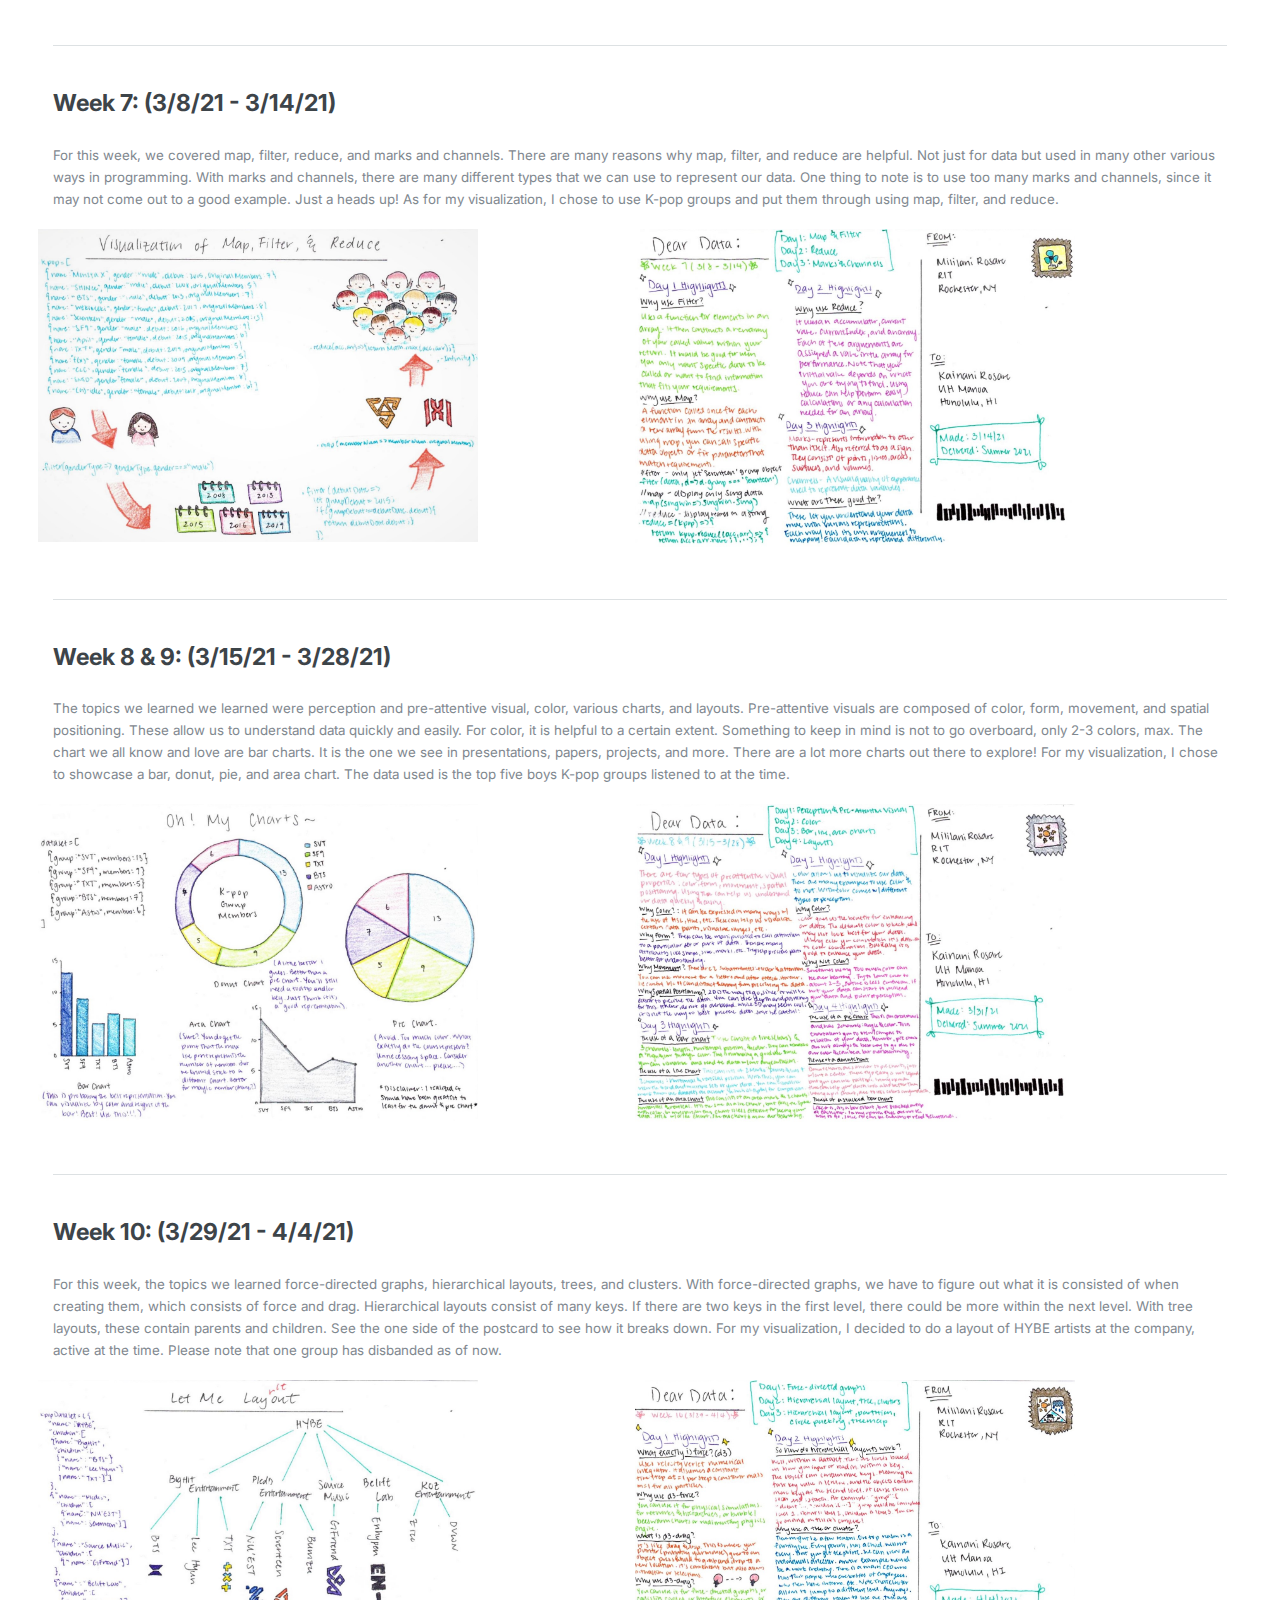
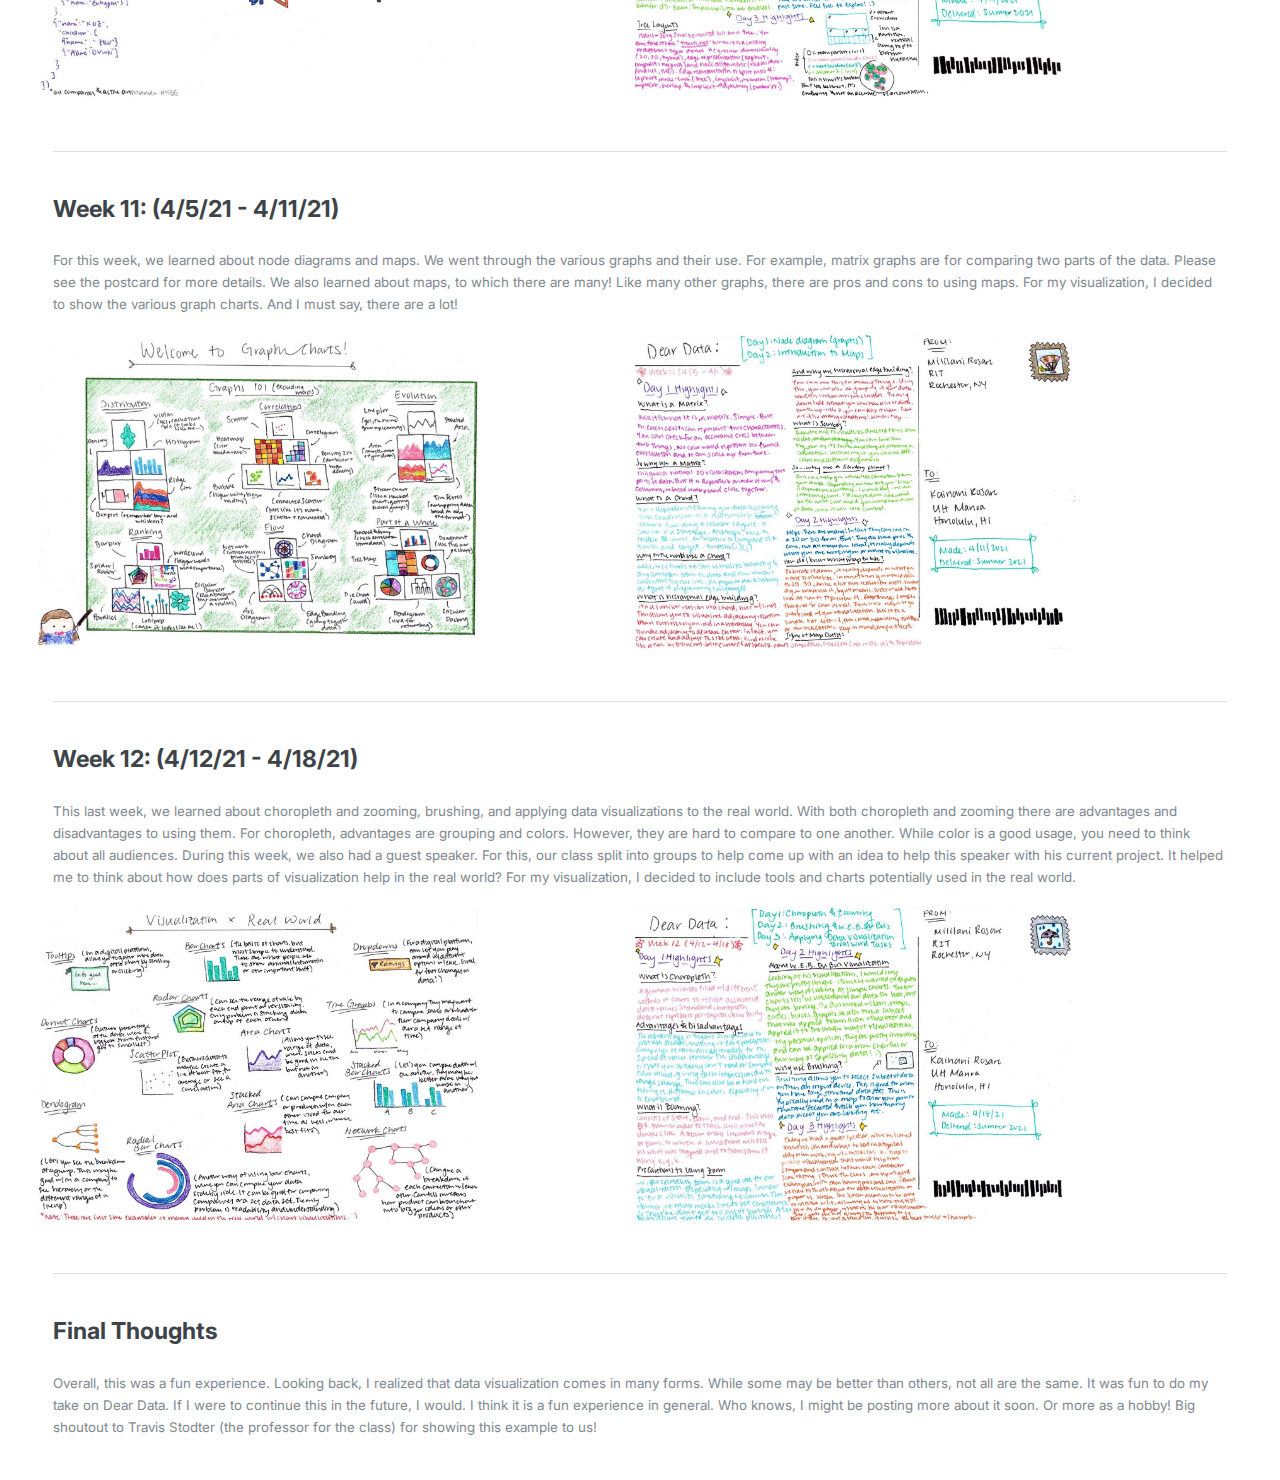
<file: deardata.html>
<!DOCTYPE html>
<html>
  <head>
    <title>Dear Data - For Fun</title>
    <meta charset="utf-8" />
    <meta
      name="viewport"
      content="width=device-width, initial-scale=1, user-scalable=no"
    />
    <link rel="icon" type="image/x-icon" href="img/logo-portfolio.png">
    <link rel="stylesheet" href="css/information.css" />
  </head>
  <body class="is-preload">
    <!-- To Top Scroll -->
    <button id="toTop" class="fas" title="Go to top">&#xf106;</button>

    <!-- Wrapper -->
    <div id="wrapper">
      <div id="main">
        <div class="inner">
          <header id="header">
            <h4><strong>For Fun</strong></h4>
          </header>

          <!-- Content -->
          <section>
            <header class="main">
              <h1>Dear Data</h1>
            </header>

            <span class="image main"><img src="img/banners/Dear Data Banner.png" alt="Dear Data Banner" /></span>

            <h2>About</h2>
            <p>
              One semester, I decided to take a Data Visualization class. At the
              end of almost all of the weeks, we were to turn in a type of
              reflection piece. One example was to do "Dear Data," which
              utilizes postcards. Each postcard symbolizes the topic learned for
              the week or measure something that happened in a week through data
              visualization. Ideally, you would send it to someone. In which I
              decided to "send" it to my sister. There are a total of 9
              postcards, from Weeks 3 to 12. (Please note that some weeks were
              skipped over.) Here is my version and takes on "Dear Data."
            </p>
            <p>
              <li class="listlink">
                Original Link to <a href="https://www.dear-data.com/theproject" target="_blank"
                >Dear Data</a
              >
                
              </li>
            </p>

            <hr class="major" />

            <h2>Week 3: (2/8/21 - 2/14/21):</h2>
            <p>
              The topics learned this week were scatterplots, scales, and axes.
              One thing that we utilized is this:
              <a href="https://github.com/d3">https://github.com/d3</a>. It is a
              reference document that helped us build visualizations in
              Observable. Also, a handy reference to keep handy in case you need
              to know anything about D3.js. My visualization for the week is
              seeing my activities and classes within a week. I chose this is
              due to my involvement in sports and extracurriculars, so I wanted
              to see how my week plans out.
            </p>
            <div class="row">
              <div class="column">
                <img
                  src="img/deardata/Reflection2.14-front.jpeg"
                  alt="Reflection 2/14 front"
                  style="width: 75%"
                />
              </div>
              <div class="column">
                <img
                  src="img/deardata/Reflection2.14-back.jpeg"
                  alt="Reflection 2/14 back"
                  style="width: 75%"
                />
              </div>
            </div>

            <hr class="major" />
            <h2>Week 4: (2/15/21 - 2/21/21)</h2>
            <p>
              The topics learned this week were using d3.scaleBand(), various
              transitions, and using enter, update, and exit. In class, we went
              into depth about why we should use them and how to use them. For
              my main visualization, I explored the different transitions that
              are available. You are to solve the riddle; however, obtaining the
              answer is easy. It would look cool if built through a program.
              Yet, feel free to figure it anyways...
            </p>
            <div class="row">
              <div class="column">
                <img
                  src="img/deardata/Reflection2.20-front.jpeg"
                  alt="Reflection 2/20 front"
                  style="width: 75%"
                />
              </div>
              <div class="column">
                <img
                  src="img/deardata/Reflection2.20-back.jpeg"
                  alt="Reflection 2/20 back"
                  style="width: 75%"
                />
              </div>
            </div>

            <hr class="major" />
            <h2>Week 5: (2/22/21 - 2/28/21)</h2>
            <p>
              The topics learned this week was going through examples of
              enter(), update(), exit(), and also implementing transitions into
              our work. There are various examples of enter, update, and exit.
              It is something that is in our everyday lives. In class, we went
              through these examples. Overall, the use of using these is to help
              break down our data and visualize. We also went through
              transitions and what is needed. For my visualization, I decided to
              include an example of baking cookies using enter, update, and
              exit.
            </p>
            <div class="row">
              <div class="column">
                <img
                  src="img/deardata/Reflection2.28-front.jpeg"
                  alt="Reflection 2/28 front"
                  style="width: 75%"
                />
              </div>
              <div class="column">
                <img
                  src="img/deardata/Reflection2.28-back.jpeg"
                  alt="Reflection 2/28 back"
                  style="width: 75%"
                />
              </div>
            </div>

            <hr class="major" />
            <h2>Week 6: (3/1/21 - 3/7/21)</h2>
            <p>
              In this week's topics, we covered interactivity and working with
              data. When analyzing and working with data, there are different
              ways you can interact with the data, especially if you are viewing
              it online. One of them is using a tooltip. It allows you to scroll
              over your data and display information that can help improve the
              data's information. Now with working with data, not all data is
              clean and perfect. There are steps to make your data accurate and
              put it to use! These are the steps of acquiring, cleaning,
              analyzing, and visualizing.
            </p>
            <div class="row">
              <div class="column">
                <img
                  src="img/deardata/Reflection3.07-front.jpeg"
                  alt="Reflection 3/7 front"
                  style="width: 75%"
                />
              </div>
              <div class="column">
                <img
                  src="img/deardata/Reflection3.07-back.jpeg"
                  alt="Reflection 3/7 back"
                  style="width: 75%"
                />
              </div>
            </div>

            <hr class="major" />
            <h2>Week 7: (3/8/21 - 3/14/21)</h2>
            <p>
              For this week, we covered map, filter, reduce, and marks and
              channels. There are many reasons why map, filter, and reduce are
              helpful. Not just for data but used in many other various ways in
              programming. With marks and channels, there are many different
              types that we can use to represent our data. One thing to note is
              to use too many marks and channels, since it may not come out to a
              good example. Just a heads up! As for my visualization, I chose to
              use K-pop groups and put them through using map, filter, and
              reduce.
            </p>
            <div class="row">
              <div class="column">
                <img
                  src="img/deardata/Reflection3.14-front.jpeg"
                  alt="Reflection 3/14 front"
                  style="width: 75%"
                />
              </div>
              <div class="column">
                <img
                  src="img/deardata/Reflection3.14-back.jpeg"
                  alt="Reflection 3/14 back"
                  style="width: 75%"
                />
              </div>
            </div>

            <hr class="major" />
            <h2>Week 8 & 9: (3/15/21 - 3/28/21)</h2>
            <p>
              The topics we learned we learned were perception and pre-attentive
              visual, color, various charts, and layouts. Pre-attentive visuals
              are composed of color, form, movement, and spatial positioning.
              These allow us to understand data quickly and easily. For color,
              it is helpful to a certain extent. Something to keep in mind is
              not to go overboard, only 2-3 colors, max. The chart we all know
              and love are bar charts. It is the one we see in presentations,
              papers, projects, and more. There are a lot more charts out there
              to explore! For my visualization, I chose to showcase a bar,
              donut, pie, and area chart. The data used is the top five boys
              K-pop groups listened to at the time.
            </p>
            <div class="row">
              <div class="column">
                <img
                  src="img/deardata/Reflection3.31-front.jpeg"
                  alt="Reflection 3/28 front"
                  style="width: 75%"
                />
              </div>
              <div class="column">
                <img
                  src="img/deardata/Reflection3.31-back.jpeg"
                  alt="Reflection 3/28 back"
                  style="width: 75%"
                />
              </div>
            </div>

            <hr class="major" />
            <h2>Week 10: (3/29/21 - 4/4/21)</h2>
            <p>
              For this week, the topics we learned force-directed graphs,
              hierarchical layouts, trees, and clusters. With force-directed
              graphs, we have to figure out what it is consisted of when
              creating them, which consists of force and drag. Hierarchical
              layouts consist of many keys. If there are two keys in the first
              level, there could be more within the next level. With tree
              layouts, these contain parents and children. See the one side of
              the postcard to see how it breaks down. For my visualization, I
              decided to do a layout of HYBE artists at the company, active at
              the time. Please note that one group has disbanded as of now.
            </p>
            <div class="row">
              <div class="column">
                <img
                  src="img/deardata/Reflection4.04-front.jpeg"
                  alt="Reflection 4/4 front"
                  style="width: 75%"
                />
              </div>
              <div class="column">
                <img
                  src="img/deardata/Reflection4.04-back.jpeg"
                  alt="Reflection 4/4 back"
                  style="width: 75%"
                />
              </div>
            </div>

            <hr class="major" />
            <h2>Week 11: (4/5/21 - 4/11/21)</h2>
            <p>
              For this week, we learned about node diagrams and maps. We went
              through the various graphs and their use. For example, matrix
              graphs are for comparing two parts of the data. Please see the
              postcard for more details. We also learned about maps, to which
              there are many! Like many other graphs, there are pros and cons to
              using maps. For my visualization, I decided to show the various
              graph charts. And I must say, there are a lot!
            </p>
            <div class="row">
              <div class="column">
                <img
                  src="img/deardata/Reflection4.11-front.jpeg"
                  alt="Reflection 4/11 front"
                  style="width: 75%"
                />
              </div>
              <div class="column">
                <img
                  src="img/deardata/Reflection4.11-back.jpeg"
                  alt="Reflection 4/11 back"
                  style="width: 75%"
                />
              </div>
            </div>

            <hr class="major" />
            <h2>Week 12: (4/12/21 - 4/18/21)</h2>
            <p>
              This last week, we learned about choropleth and zooming, brushing,
              and applying data visualizations to the real world. With both
              choropleth and zooming there are advantages and disadvantages to
              using them. For choropleth, advantages are grouping and colors.
              However, they are hard to compare to one another. While color is a
              good usage, you need to think about all audiences. During this
              week, we also had a guest speaker. For this, our class split into
              groups to help come up with an idea to help this speaker with his
              current project. It helped me to think about how does parts of
              visualization help in the real world? For my visualization, I
              decided to include tools and charts potentially used in the real
              world.
            </p>
            <div class="row">
              <div class="column">
                <img
                  src="img/deardata/Reflection4.18-front.jpeg"
                  alt="Reflection 4/18 front"
                  style="width: 75%"
                />
              </div>
              <div class="column">
                <img
                  src="img/deardata/Reflection4.18-back.jpeg"
                  alt="Reflection 4/18 back"
                  style="width: 75%"
                />
              </div>
            </div>

            <hr class="major" />
            <h2>Final Thoughts</h2>
            <p>
              Overall, this was a fun experience. Looking back, I realized that
              data visualization comes in many forms. While some may be better
              than others, not all are the same. It was fun to do my take on
              Dear Data. If I were to continue this in the future, I would. I
              think it is a fun experience in general. Who knows, I might be
              posting more about it soon. Or more as a hobby! Big shoutout to
              Travis Stodter (the professor for the class) for showing this
              example to us!
            </p>
          </section>
        </div>
      </div>

      <!-- Sidebar -->
      <div id="sidebar">
        <div class="inner">

          <!-- Menu -->
          <nav id="menu">
            <header class="major">
              <h2>Menu</h2>
            </header>
            <ul>
              <li><a href="index.html">Homepage</a></li>
              <li>
                <span class="opener">UX Projects</span>
                <ul>
                  <li><a href="hcicapstone.html" class="sidebar">HCI Capstone</a></li>
                  <li><a href="lingotalk.html" class="sidebar">LingoTalk</a></li>
                  <li>
                    <a href="smallcommercialagency.html" class="sidebar"
                      >Small Commercial Agency Research</a
                    >
                  </li>
                  <li><a href="gameboy.html" class="sidebar">Game Boy Prototype</a></li>
                  <li>
                    <a href="wixobservation.html" class="sidebar">Wix Field Observation</a>
                  </li>
                </ul>
              </li>
              <li>
                <span class="opener">Coding Projects</span>
                <ul>
                  <li><a href="spinthewheel.html" class="sidebar">IoT Spin the Wheel</a></li>
                  <li>
                    <a href="swimmingreaction.html" class="sidebar">Swimming Reaction Time</a>
                  </li>
                  <li><a href="arttag.html" class="sidebar">ArtTag</a></li>
                  <li>
                    <a href="animalcrossing.html" class="sidebar">Animal Crossing Hybrid App</a>
                  </li>
                </ul>
              </li>
              <li>
                <span class="opener">For Fun</span>
                <ul>
                  <li class="sidelist">Dear Data</li>
                  <li>
                    <a href="hitomezashi.html" class="sidebar">Hitomezahi & Randomness</a>
                  </li>
                  <li><a href="christmas.html" class="sidebar">Christmas Display</a></li>
                </ul>
              </li>
            </ul>
          </nav>
        </div>
      </div>
    </div>

    <!-- Scripts -->
    <script src="js/jquery.min.js"></script>
    <script src="js/browser.min.js"></script>
    <script src="js/breakpoints.min.js"></script>
    <script src="js/util.js"></script>
    <script src="js/main.js"></script>
  </body>
</html>
</file>
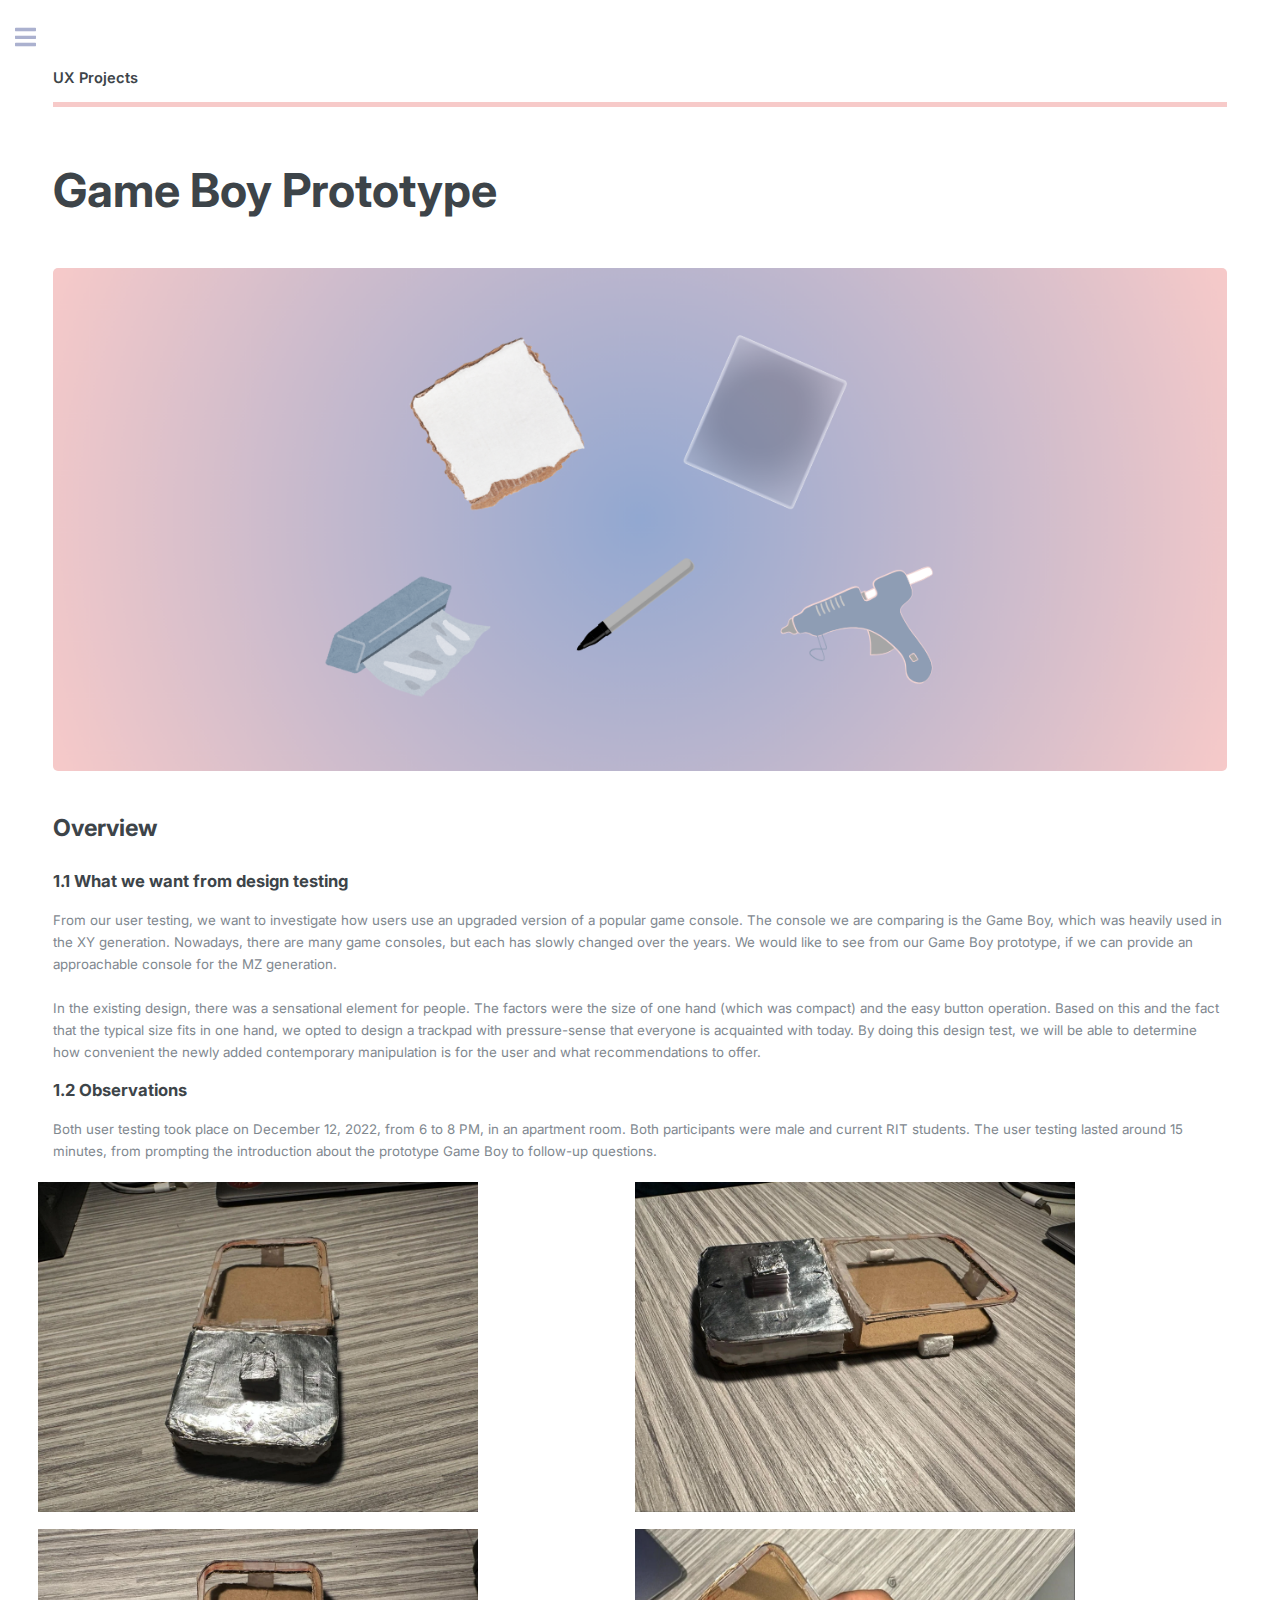
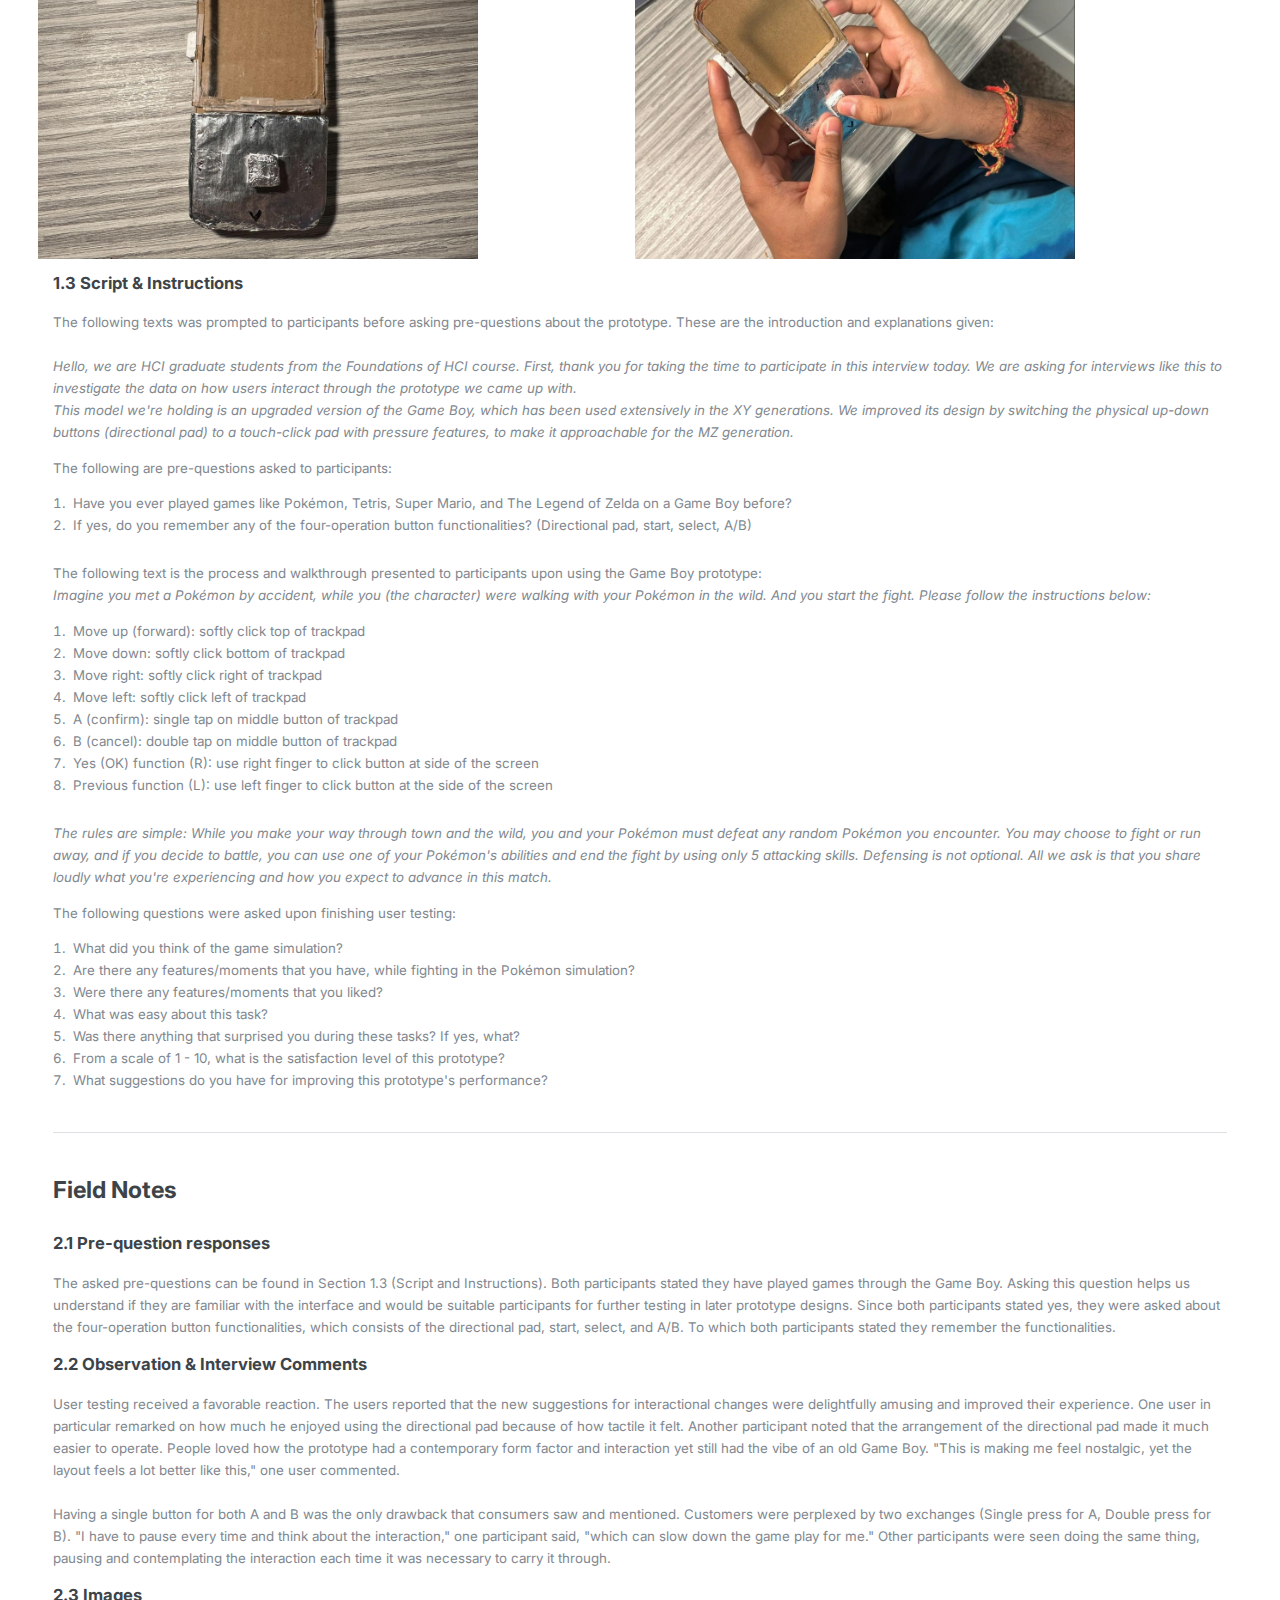
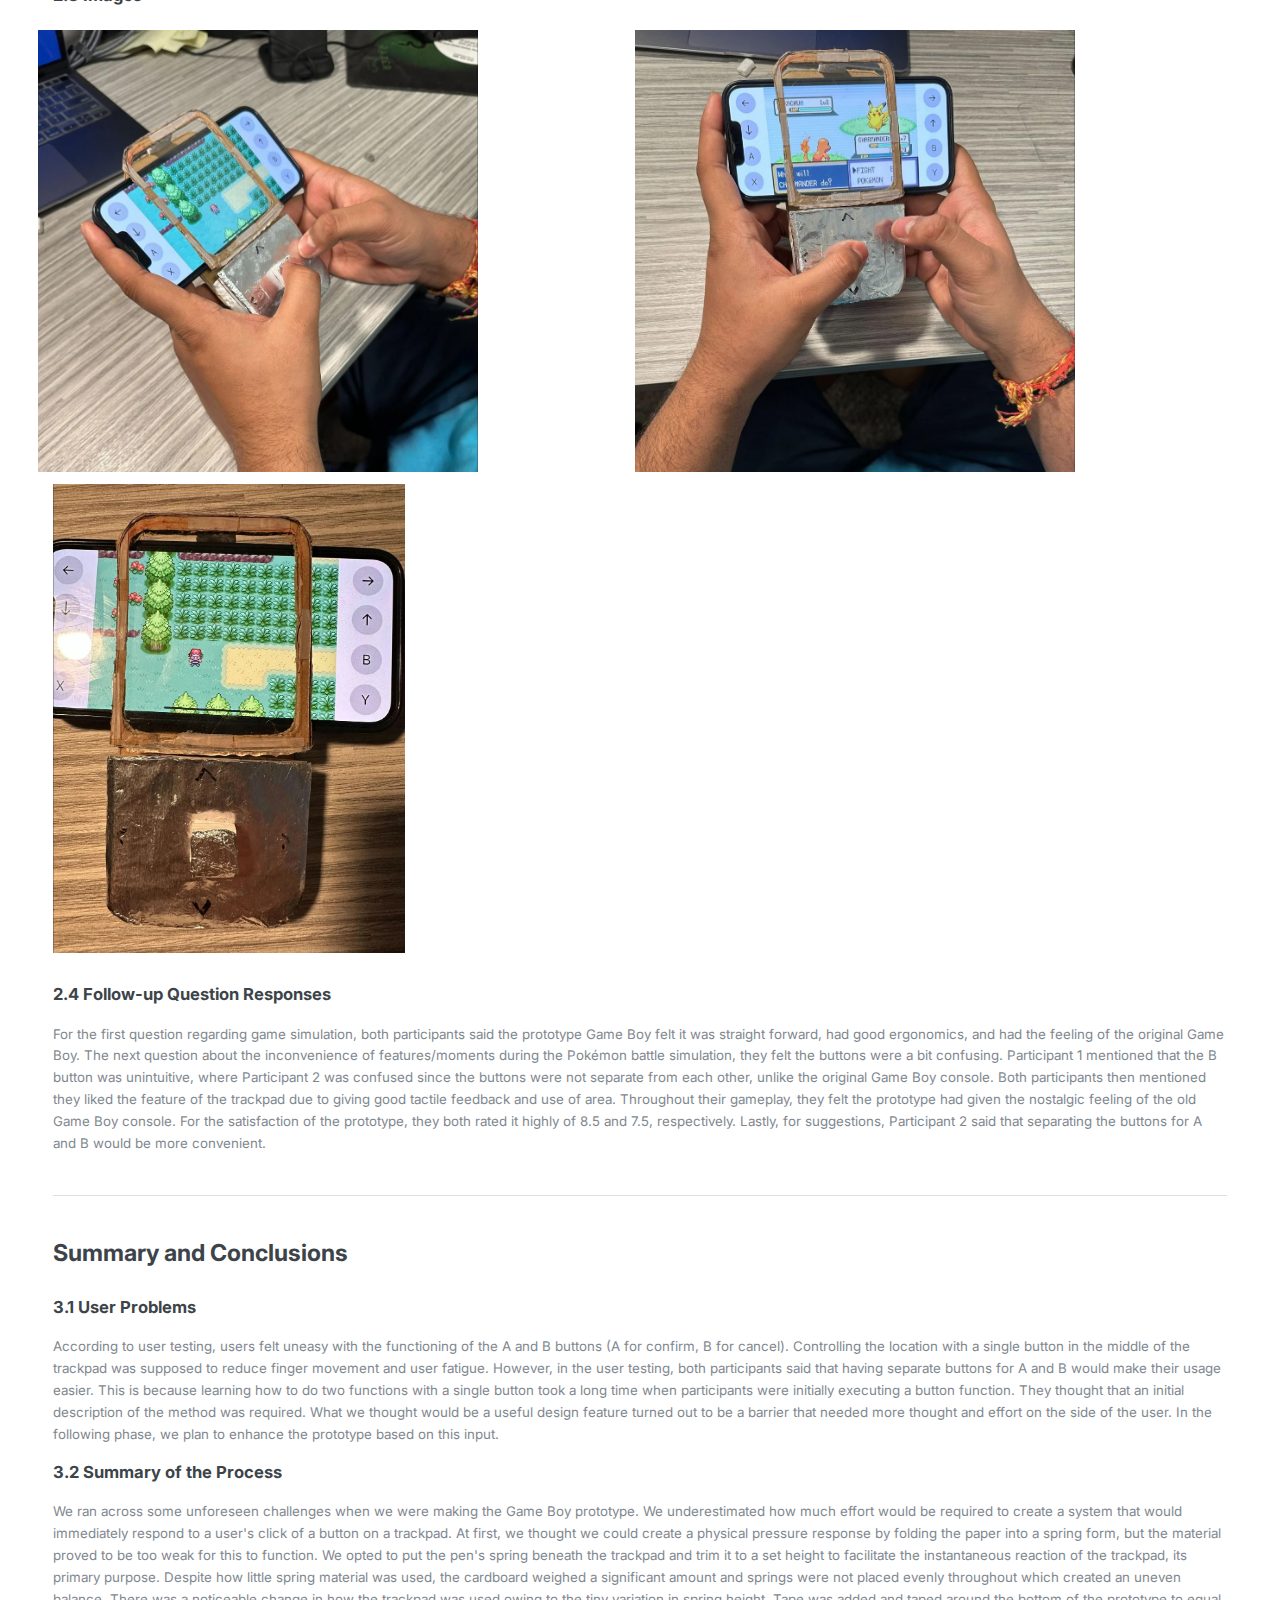
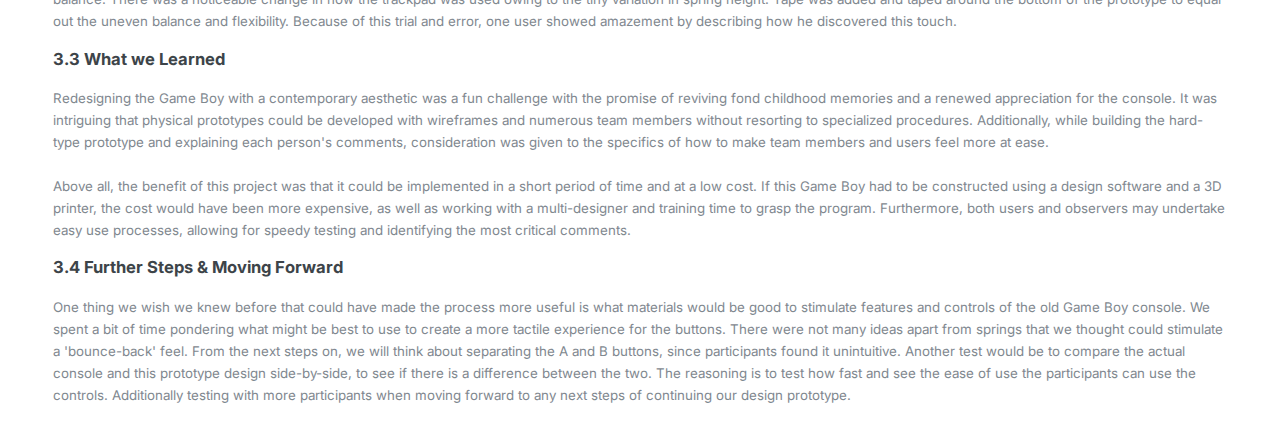
<file: gameboy.html>
<!DOCTYPE html>
<html>
  <head>
    <title>Game Boy Protoype - UX Project</title>
    <meta charset="utf-8" />
    <meta
      name="viewport"
      content="width=device-width, initial-scale=1, user-scalable=no"
    />
    <link rel="icon" type="image/x-icon" href="img/logo-portfolio.png">
    <link rel="stylesheet" href="css/information.css" />
  </head>
  <body class="is-preload">
    <!-- To Top Scroll -->
    <button id="toTop" class="fas" title="Go to top">&#xf106;</button>

    <!-- Wrapper -->
    <div id="wrapper">
      <div id="main">
        <div class="inner">
          <header id="header">
            <h4><strong>UX Projects</strong></h4>
          </header>

          <!-- Content -->
          <section>
            <header class="main">
              <h1>Game Boy Prototype</h1>
            </header>

            <span class="image main"><img src="img/banners/Gameboy Prototype Banner.png" alt="Gameboy Banner Prototype" /></span>

            <h2>Overview</h2>
            <h3>1.1 What we want from design testing</h3>
            <p>
              From our user testing, we want to investigate how users use an
              upgraded version of a popular game console. The console we are
              comparing is the Game Boy, which was heavily used in the XY
              generation. Nowadays, there are many game consoles, but each has
              slowly changed over the years. We would like to see from our Game
              Boy prototype, if we can provide an approachable console for the
              MZ generation.<br /><br />
              In the existing design, there was a sensational element for
              people. The factors were the size of one hand (which was compact)
              and the easy button operation. Based on this and the fact that the
              typical size fits in one hand, we opted to design a trackpad with
              pressure-sense that everyone is acquainted with today. By doing
              this design test, we will be able to determine how convenient the
              newly added contemporary manipulation is for the user and what
              recommendations to offer.
            </p>

            <h3>1.2 Observations</h3>
            <p>
              Both user testing took place on December 12, 2022, from 6 to 8 PM,
              in an apartment room. Both participants were male and current RIT
              students. The user testing lasted around 15 minutes, from
              prompting the introduction about the prototype Game Boy to
              follow-up questions.
            </p>
            <div class="row">
              <div class="column">
                <img src="img/gameboy/front-view-gameboy.png" alt="Front view of Game Boy prototype" style="width: 75%;"/>
              </div>
              <div class="column">
                <img src="img/gameboy/side-view-gameboy.png" alt="Side view of Game Boy prototype" style="width: 75%;"/>
              </div>
            </div>
            <div class="row">
              <div class="column">
                <img src="img/gameboy/topdown-gameboy.png" alt="Top-down view of Game Boy prototype" style="width: 75%;"/>
              </div>
              <div class="column">
                <img src="img/gameboy/environment-gameboy.png" alt="Game Boy prototype in enivornment" style="width: 75%;"/>
              </div>
            </div>

            <h3>1.3 Script & Instructions</h3>
            <p>
              The following texts was prompted to participants before asking
              pre-questions about the prototype. These are the introduction and
              explanations given: <br /><br />
              <i
                >Hello, we are HCI graduate students from the Foundations of HCI
                course. First, thank you for taking the time to participate in
                this interview today. We are asking for interviews like this to
                investigate the data on how users interact through the prototype
                we came up with. <br />
                This model we're holding is an upgraded version of the Game Boy,
                which has been used extensively in the XY generations. We
                improved its design by switching the physical up-down buttons
                (directional pad) to a touch-click pad with pressure features,
                to make it approachable for the MZ generation.</i
              >
            </p>
            <p>The following are pre-questions asked to participants:</p>
            <ol>
              <li>
                Have you ever played games like Pokémon, Tetris, Super Mario,
                and The Legend of Zelda on a Game Boy before?
              </li>
              <li>
                If yes, do you remember any of the four-operation button
                functionalities? (Directional pad, start, select, A/B)
              </li>
            </ol>
            <p>
              The following text is the process and walkthrough presented to
              participants upon using the Game Boy prototype: <br />
              <i
                >Imagine you met a Pokémon by accident, while you (the
                character) were walking with your Pokémon in the wild. And you
                start the fight. Please follow the instructions below:</i
              >
            </p>
            <ol>
              <li>Move up (forward): softly click top of trackpad</li>
              <li>Move down: softly click bottom of trackpad</li>
              <li>Move right: softly click right of trackpad</li>
              <li>Move left: softly click left of trackpad</li>
              <li>A (confirm): single tap on middle button of trackpad</li>
              <li>B (cancel): double tap on middle button of trackpad</li>
              <li>
                Yes (OK) function (R): use right finger to click button at side
                of the screen
              </li>
              <li>
                Previous function (L): use left finger to click button at the
                side of the screen
              </li>
            </ol>
            <p>
              <i
                >The rules are simple: While you make your way through town and
                the wild, you and your Pokémon must defeat any random Pokémon
                you encounter. You may choose to fight or run away, and if you
                decide to battle, you can use one of your Pokémon's abilities
                and end the fight by using only 5 attacking skills. Defensing is
                not optional. All we ask is that you share loudly what you're
                experiencing and how you expect to advance in this match.</i
              >
            </p>
            <p>
              The following questions were asked upon finishing user testing:
            </p>
            <ol>
              <li>What did you think of the game simulation?</li>
              <li>
                Are there any features/moments that you have, while fighting in
                the Pokémon simulation?
              </li>
              <li>Were there any features/moments that you liked?</li>
              <li>What was easy about this task?</li>
              <li>
                Was there anything that surprised you during these tasks? If
                yes, what?
              </li>
              <li>
                From a scale of 1 - 10, what is the satisfaction level of this
                prototype?
              </li>
              <li>
                What suggestions do you have for improving this prototype's
                performance?
              </li>
            </ol>

            <hr class="major" />
            <h2>Field Notes</h2>
            <h3>2.1 Pre-question responses</h3>
            <p>
              The asked pre-questions can be found in Section 1.3 (Script and
              Instructions). Both participants stated they have played games
              through the Game Boy. Asking this question helps us understand if
              they are familiar with the interface and would be suitable
              participants for further testing in later prototype designs. Since
              both participants stated yes, they were asked about the
              four-operation button functionalities, which consists of the
              directional pad, start, select, and A/B. To which both
              participants stated they remember the functionalities.
            </p>

            <h3>2.2 Observation & Interview Comments</h3>
            <p>
              User testing received a favorable reaction. The users reported
              that the new suggestions for interactional changes were
              delightfully amusing and improved their experience. One user in
              particular remarked on how much he enjoyed using the directional
              pad because of how tactile it felt. Another participant noted that
              the arrangement of the directional pad made it much easier to
              operate. People loved how the prototype had a contemporary form
              factor and interaction yet still had the vibe of an old Game Boy.
              "This is making me feel nostalgic, yet the layout feels a lot
              better like this," one user commented. <br /><br />
              Having a single button for both A and B was the only drawback that
              consumers saw and mentioned. Customers were perplexed by two
              exchanges (Single press for A, Double press for B). "I have to
              pause every time and think about the interaction," one participant
              said, "which can slow down the game play for me." Other
              participants were seen doing the same thing, pausing and
              contemplating the interaction each time it was necessary to carry
              it through.
            </p>

            <h3>2.3 Images</h3>
            <div class="row">
              <div class="column">
                <img src="img/gameboy/walkingtest-gameboy.png" alt="Walking screen with Game Boy prototype" style="width: 75%;"/>
              </div>
              <div class="column">
                <img src="img/gameboy/battlescreen-gameboy.png" alt="Battle screen with Game Boy prototype" style="width: 75%;"/>
              </div>
            </div>
            <img src="img/gameboy/closeup-test-gameboy.png" alt="Closeup of Game Boy prototype with screen"  style="width: 30%;"/>

            <br><br>
            <h3>2.4 Follow-up Question Responses</h3>
            <p>
              For the first question regarding game simulation, both
              participants said the prototype Game Boy felt it was straight
              forward, had good ergonomics, and had the feeling of the original
              Game Boy. The next question about the inconvenience of
              features/moments during the Pokémon battle simulation, they felt
              the buttons were a bit confusing. Participant 1 mentioned that the
              B button was unintuitive, where Participant 2 was confused since
              the buttons were not separate from each other, unlike the original
              Game Boy console. Both participants then mentioned they liked the
              feature of the trackpad due to giving good tactile feedback and
              use of area. Throughout their gameplay, they felt the prototype
              had given the nostalgic feeling of the old Game Boy console. For
              the satisfaction of the prototype, they both rated it highly of
              8.5 and 7.5, respectively. Lastly, for suggestions, Participant 2
              said that separating the buttons for A and B would be more
              convenient.
            </p>

            <hr class="major" />
            <h2>Summary and Conclusions</h2>
            <h3>3.1 User Problems</h3>
            <p>
              According to user testing, users felt uneasy with the functioning
              of the A and B buttons (A for confirm, B for cancel). Controlling
              the location with a single button in the middle of the trackpad
              was supposed to reduce finger movement and user fatigue. However,
              in the user testing, both participants said that having separate
              buttons for A and B would make their usage easier. This is because
              learning how to do two functions with a single button took a long
              time when participants were initially executing a button function.
              They thought that an initial description of the method was
              required. What we thought would be a useful design feature turned
              out to be a barrier that needed more thought and effort on the
              side of the user. In the following phase, we plan to enhance the
              prototype based on this input.
            </p>

            <h3>3.2 Summary of the Process</h3>
            <p>
              We ran across some unforeseen challenges when we were making the
              Game Boy prototype. We underestimated how much effort would be
              required to create a system that would immediately respond to a
              user's click of a button on a trackpad. At first, we thought we
              could create a physical pressure response by folding the paper
              into a spring form, but the material proved to be too weak for
              this to function. We opted to put the pen's spring beneath the
              trackpad and trim it to a set height to facilitate the
              instantaneous reaction of the trackpad, its primary purpose.
              Despite how little spring material was used, the cardboard weighed
              a significant amount and springs were not placed evenly throughout
              which created an uneven balance. There was a noticeable change in
              how the trackpad was used owing to the tiny variation in spring
              height. Tape was added and taped around the bottom of the
              prototype to equal out the uneven balance and flexibility. Because
              of this trial and error, one user showed amazement by describing
              how he discovered this touch.
            </p>

            <h3>3.3 What we Learned</h3>
            <p>
              Redesigning the Game Boy with a contemporary aesthetic was a fun
              challenge with the promise of reviving fond childhood memories and
              a renewed appreciation for the console. It was intriguing that
              physical prototypes could be developed with wireframes and
              numerous team members without resorting to specialized procedures.
              Additionally, while building the hard-type prototype and
              explaining each person's comments, consideration was given to the
              specifics of how to make team members and users feel more at ease.
              <br /><br />
              Above all, the benefit of this project was that it could be
              implemented in a short period of time and at a low cost. If this
              Game Boy had to be constructed using a design software and a 3D
              printer, the cost would have been more expensive, as well as
              working with a multi-designer and training time to grasp the
              program. Furthermore, both users and observers may undertake easy
              use processes, allowing for speedy testing and identifying the
              most critical comments.
            </p>

            <h3>3.4 Further Steps & Moving Forward</h3>
            <p>
              One thing we wish we knew before that could have made the process
              more useful is what materials would be good to stimulate features
              and controls of the old Game Boy console. We spent a bit of time
              pondering what might be best to use to create a more tactile
              experience for the buttons. There were not many ideas apart from
              springs that we thought could stimulate a 'bounce-back' feel. From
              the next steps on, we will think about separating the A and B
              buttons, since participants found it unintuitive. Another test
              would be to compare the actual console and this prototype design
              side-by-side, to see if there is a difference between the two. The
              reasoning is to test how fast and see the ease of use the
              participants can use the controls. Additionally testing with more
              participants when moving forward to any next steps of continuing
              our design prototype.
            </p>
          </section>
        </div>
      </div>

      <!-- Sidebar -->
      <div id="sidebar">
        <div class="inner">

          <!-- Menu -->
          <nav id="menu">
            <header class="major">
              <h2>Menu</h2>
            </header>
            <ul>
              <li><a href="index.html">Homepage</a></li>
              <li>
                <span class="opener">UX Projects</span>
                <ul>
                  <li><a href="#hcicapstone.html" class="sidebar">HCI Capstone</a></li>
                  <li><a href="lingotalk.html" class="sidebar">LingoTalk</a></li>
                  <li>
                    <a href="smallcommercialagency.html" class="sidebar"
                      >Small Commercial Agency Research</a
                    >
                  </li>
                  <li class="sidelist">Game Boy Prototype</li>
                  <li>
                    <a href="wixobservation.html" class="sidebar">Wix Field Observation</a>
                  </li>
                </ul>
              </li>
              <li>
                <span class="opener">Coding Projects</span>
                <ul>
                  <li><a href="spinthewheel.html" class="sidebar">IoT Spin the Wheel</a></li>
                  <li>
                    <a href="swimmingreaction.html" class="sidebar">Swimming Reaction Time</a>
                  </li>
                  <li><a href="arttag.html" class="sidebar">ArtTag</a></li>
                  <li>
                    <a href="animalcrossing.html" class="sidebar">Animal Crossing Hybrid App</a>
                  </li>
                </ul>
              </li>
              <li>
                <span class="opener">For Fun</span>
                <ul>
                  <li><a href="deardata.html" class="sidebar">Dear Data</a></li>
                  <li>
                    <a href="hitomezashi.html" class="sidebar">Hitomezahi & Randomness</a>
                  </li>
                  <li><a href="christmas.html" class="sidebar">Christmas Display</a></li>
                </ul>
              </li>
            </ul>
          </nav>
        </div>
      </div>
    </div>

    <!-- Scripts -->
    <script src="js/jquery.min.js"></script>
    <script src="js/browser.min.js"></script>
    <script src="js/breakpoints.min.js"></script>
    <script src="js/util.js"></script>
    <script src="js/main.js"></script>
  </body>
</html>
</file>
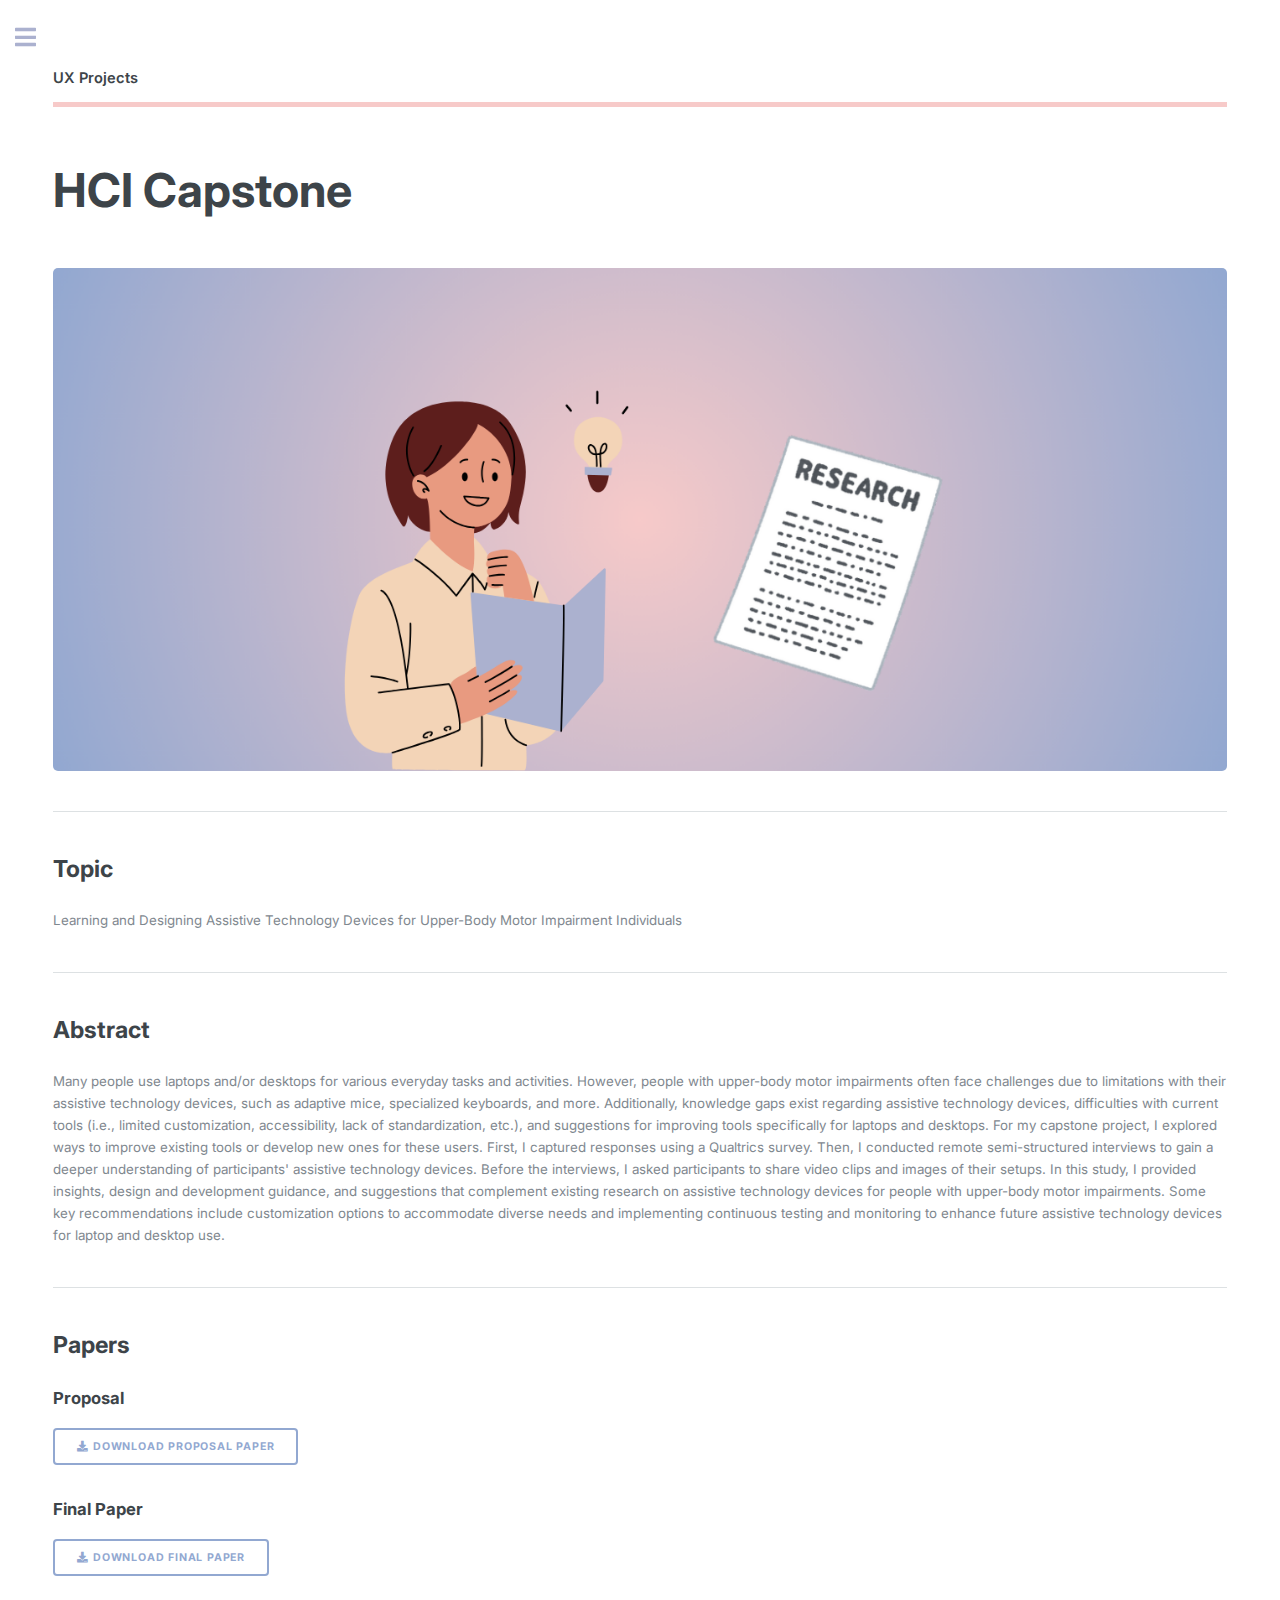
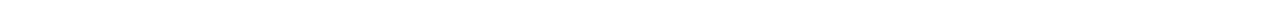
<file: hcicapstone.html>
<!DOCTYPE html>
<html>
  <head>
    <title>HCI Capstone - UX Projects</title>
    <meta charset="utf-8" />
    <meta
      name="viewport"
      content="width=device-width, initial-scale=1, user-scalable=no"
    />
    <link rel="icon" type="image/x-icon" href="img/logo-portfolio.png">
    <link rel="stylesheet" href="css/information.css" />
  </head>
  <body class="is-preload">
    <!-- To Top Scroll -->
    <button id="toTop" class="fas" title="Go to top">&#xf106;</button>

    <!-- Wrapper -->
    <div id="wrapper">
      <div id="main">
        <div class="inner">
          <header id="header">
            <h4><b>UX Projects</b></h4>
          </header>

          <!-- Content -->
          <section>
            <header class="main">
              <h1>HCI Capstone</h1>
            </header>

            <span class="image main"><img src="img/banners/Capstone Banner.png" alt="Capstone Banner" /></span>
            <hr class="major" />

            <h2>Topic</h2>
            <p>
              Learning and Designing Assistive Technology Devices for Upper-Body
              Motor Impairment Individuals
            </p>

            <hr class="major" />

            <h2>Abstract</h2>
            <p>
              Many people use laptops and/or desktops for various everyday tasks
              and activities. However, people with upper-body motor impairments
              often face challenges due to limitations with their assistive
              technology devices, such as adaptive mice, specialized keyboards,
              and more. Additionally, knowledge gaps exist regarding assistive
              technology devices, difficulties with current tools (i.e., limited
              customization, accessibility, lack of standardization, etc.), and
              suggestions for improving tools specifically for laptops and
              desktops. For my capstone project, I explored ways to improve
              existing tools or develop new ones for these users. First, I
              captured responses using a Qualtrics survey. Then, I conducted
              remote semi-structured interviews to gain a deeper understanding
              of participants' assistive technology devices. Before the
              interviews, I asked participants to share video clips and images
              of their setups. In this study, I provided insights, design and
              development guidance, and suggestions that complement existing
              research on assistive technology devices for people with
              upper-body motor impairments. Some key recommendations include
              customization options to accommodate diverse needs and
              implementing continuous testing and monitoring to enhance future
              assistive technology devices for laptop and desktop use.
            </p>

            <hr class="major" />

            <h2>Papers</h2>
            <h3>Proposal</h3>
            <a
              href="documents/Mililani_Rosare_HCI-CapstoneProposal.pdf"
              download="Mililani_Rosare_HCI-CapstoneProposal"
            >
              <button class="btn">
                <i class="fa fa-download"></i> Download Proposal Paper
              </button>
            </a>

            <h3 style="padding-top: 2rem;">Final Paper</h3>
            <a
              href="documents/Mililani_Rosare-HCI-Capstone.pdf "
              download="Mililani_Rosare-HCI-Capstone"
            >
              <button class="btn">
                <i class="fa fa-download"></i> Download Final Paper
              </button>
            </a>
          </section>
        </div>
      </div>

      <!-- Sidebar -->
      <div id="sidebar">
        <div class="inner">
          <!-- Menu -->
          <nav id="menu">
            <header class="major">
              <h2>Menu</h2>
            </header>
            <ul>
              <li><a href="index.html">Homepage</a></li>
              <li>
                <span class="opener">UX Projects</span>
                <ul>
                  <li class="sidelist">HCI Capstone</li>
                  <li><a href="lingotalk.html" class="sidebar">LingoTalk</a></li>
                  <li>
                    <a href="smallcommercialagency.html" class="sidebar"
                      >Small Commercial Agency Research</a
                    >
                  </li>
                  <li><a href="gameboy.html" class="sidebar">Game Boy Prototype</a></li>
                  <li>
                    <a href="wixobservation.html" class="sidebar">Wix Field Observation</a>
                  </li>
                </ul>
              </li>
              <li>
                <span class="opener">Coding Projects</span>
                <ul>
                  <li><a href="spinthewheel.html" class="sidebar">IoT Spin the Wheel</a></li>
                  <li>
                    <a href="swimmingreaction.html" class="sidebar">Swimming Reaction Time</a>
                  </li>
                  <li><a href="arttag.html" class="sidebar">ArtTag</a></li>
                  <li>
                    <a href="animalcrossing.html" class="sidebar">Animal Crossing Hybrid App</a>
                  </li>
                </ul>
              </li>
              <li>
                <span class="opener">For Fun</span>
                <ul>
                  <li><a href="deardata.html" class="sidebar">Dear Data</a></li>
                  <li>
                    <a href="hitomezashi.html" class="sidebar">Hitomezahi & Randomness</a>
                  </li>
                  <li><a href="christmasdisplay.html" class="sidebar">Christmas Display</a></li>
                </ul>
              </li>
            </ul>
          </nav>
        </div>
      </div>
    </div>

    <!-- Scripts -->
    <script src="js/jquery.min.js"></script>
    <script src="js/browser.min.js"></script>
    <script src="js/breakpoints.min.js"></script>
    <script src="js/util.js"></script>
    <script src="js/main.js"></script>
  </body>
</html>
</file>
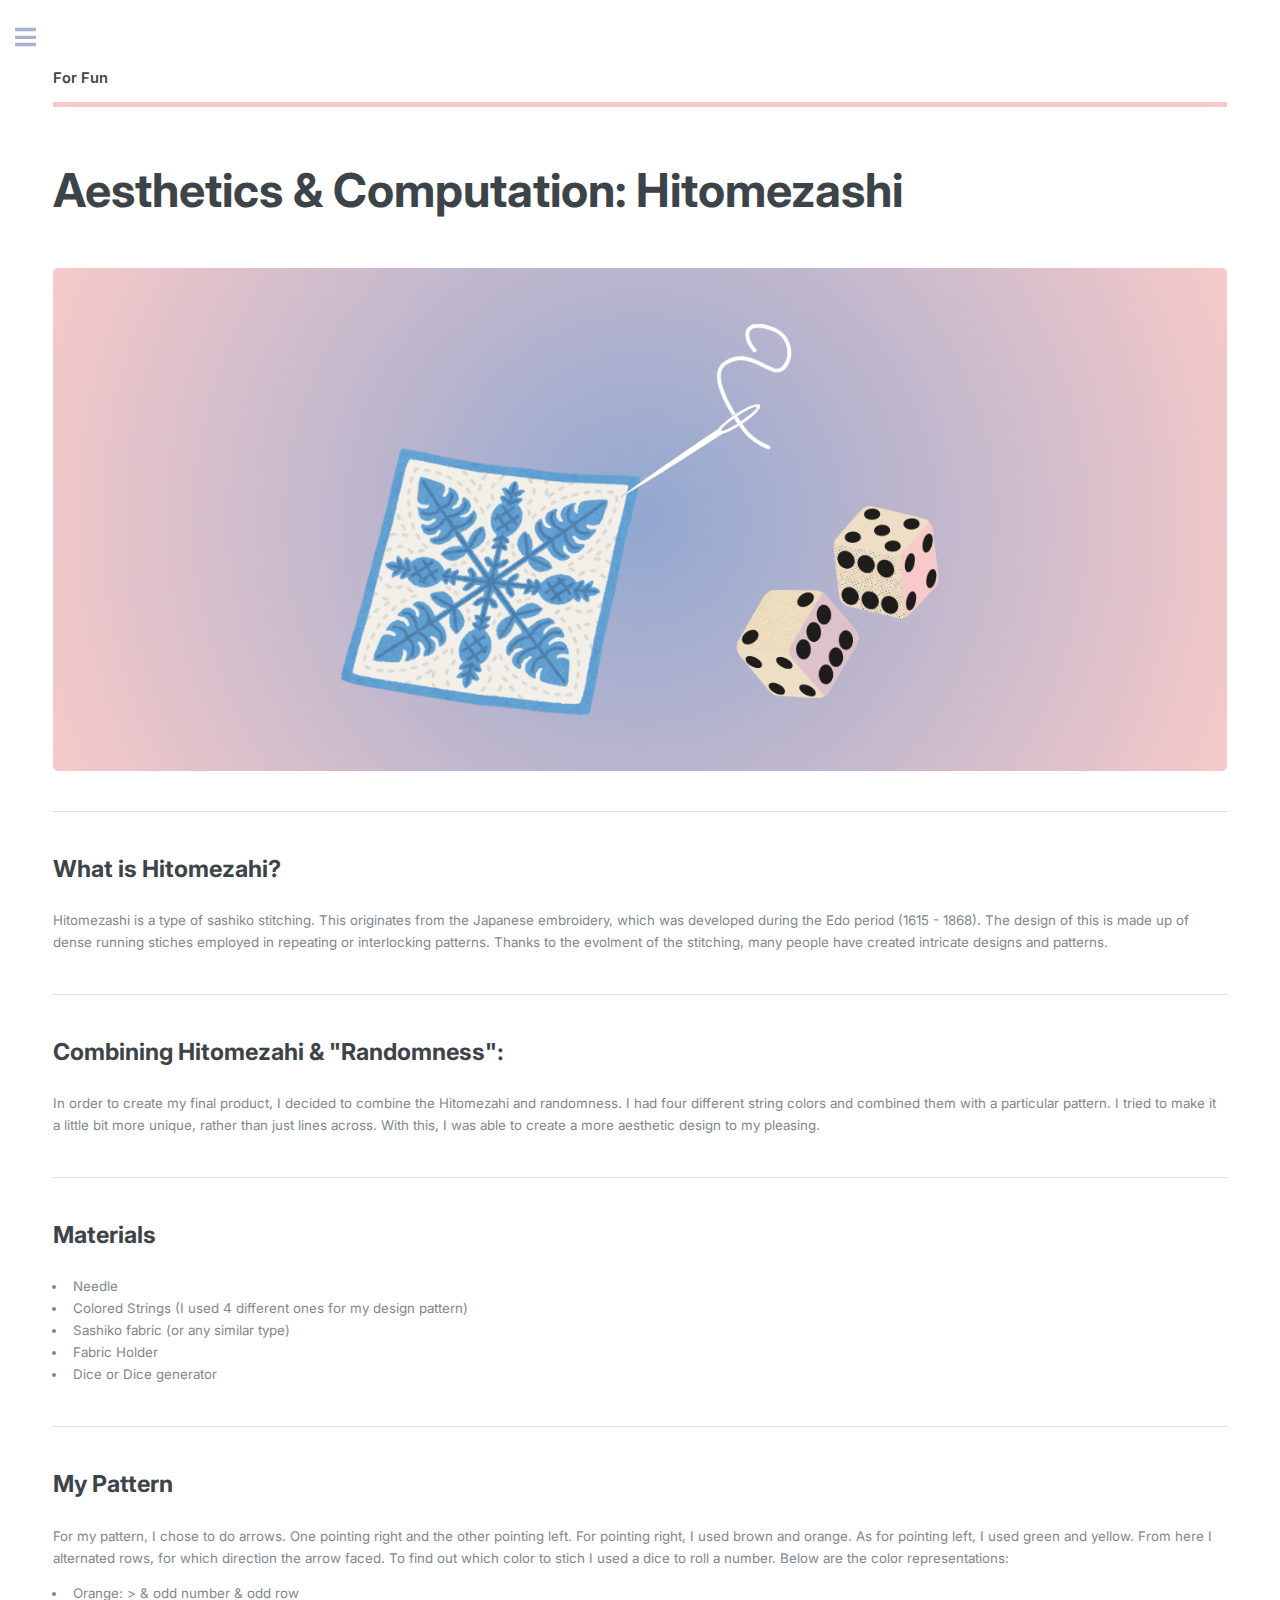
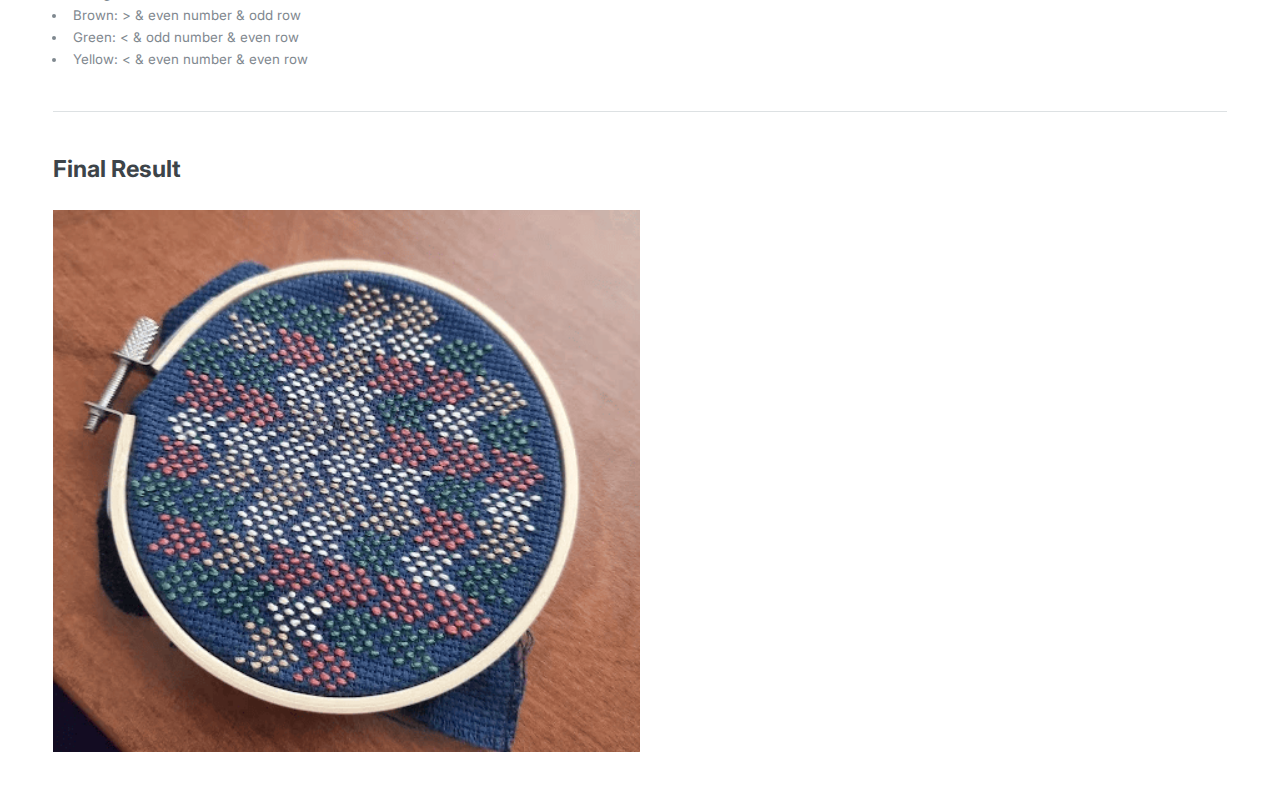
<file: hitomezashi.html>
<!DOCTYPE html>
<html>
  <head>
    <title>Aesthetics & Computation: Hitomezashi - For Fun</title>
    <meta charset="utf-8" />
    <meta
      name="viewport"
      content="width=device-width, initial-scale=1, user-scalable=no"
    />
    <link rel="icon" type="image/x-icon" href="img/logo-portfolio.png">
    <link rel="stylesheet" href="css/information.css" />
  </head>
  <body class="is-preload">
    <!-- To Top Scroll -->
    <button id="toTop" class="fas" title="Go to top">&#xf106;</button>

    <!-- Wrapper -->
    <div id="wrapper">
      <div id="main">
        <div class="inner">
          <header id="header">
            <h4><strong>For Fun</strong></h4>
          </header>

          <!-- Content -->
          <section>
            <header class="main">
              <h1>Aesthetics & Computation: Hitomezashi</h1>
            </header>

            <span class="image main"><img src="img/banners/Hitomezashi & Randomness Banner.png" alt="Hitomezahi & Randomness Banner" /></span>

            <hr class="major" />
            <h2>What is Hitomezahi?</h2>
            <p>
              Hitomezashi is a type of sashiko stitching. This originates from
              the Japanese embroidery, which was developed during the Edo period
              (1615 - 1868). The design of this is made up of dense running
              stiches employed in repeating or interlocking patterns. Thanks to
              the evolment of the stitching, many people have created intricate
              designs and patterns.
            </p>

            <hr class="major" />
            <h2>Combining Hitomezahi & "Randomness":</h2>
            <p>
              In order to create my final product, I decided to combine the
              Hitomezahi and randomness. I had four different string colors and
              combined them with a particular pattern. I tried to make it a
              little bit more unique, rather than just lines across. With this,
              I was able to create a more aesthetic design to my pleasing.
            </p>

            <hr class="major" />
            <h2>Materials</h2>
            <ul>
              <li>Needle</li>
              <li>
                Colored Strings (I used 4 different ones for my design pattern)
              </li>
              <li>Sashiko fabric (or any similar type)</li>
              <li>Fabric Holder</li>
              <li>Dice or Dice generator</li>
            </ul>

            <hr class="major" />
            <h2>My Pattern</h2>
            <p>
              For my pattern, I chose to do arrows. One pointing right and the
              other pointing left. For pointing right, I used brown and orange.
              As for pointing left, I used green and yellow. From here I
              alternated rows, for which direction the arrow faced. To find out
              which color to stich I used a dice to roll a number. Below are the
              color representations:
            </p>
            <ul>
              <li>Orange: > & odd number & odd row</li>
              <li>Brown: > & even number & odd row</li>
              <li>Green: < & odd number & even row</li>
              <li>Yellow: < & even number & even row </li>
            </ul>

          <hr class="major">
          <h2>Final Result</h2>
          <img src="img/hitomezashi/thread-design.png" alt="Final thread design" style="width: 50%;">


          </section>
        </div>
      </div>

      <!-- Sidebar -->
      <div id="sidebar">
        <div class="inner">

          <!-- Menu -->
          <nav id="menu">
            <header class="major">
              <h2>Menu</h2>
            </header>
            <ul>
              <li><a href="index.html">Homepage</a></li>
              <li>
                <span class="opener">UX Projects</span>
                <ul>
                  <li><a href="hcicapstone.html" class="sidebar">HCI Capstone</a></li>
                  <li><a href="lingotalk.html" class="sidebar">LingoTalk</a></li>
                  <li>
                    <a href="smallcommercialagency.html" class="sidebar"
                      >Small Commercial Agency Research</a
                    >
                  </li>
                  <li><a href="gameboy.html" class="sidebar">Game Boy Prototype</a></li>
                  <li>
                    <a href="wixobservation.html" class="sidebar">Wix Field Observation</a>
                  </li>
                </ul>
              </li>
              <li>
                <span class="opener">Coding Projects</span>
                <ul>
                  <li><a href="spinthewheel.html" class="sidebar">IoT Spin the Wheel</a></li>
                  <li>
                    <a href="swimmingreaction.html" class="sidebar">Swimming Reaction Time</a>
                  </li>
                  <li><a href="arttag.html" class="sidebar">ArtTag</a></li>
                  <li>
                    <a href="animalcrossing.html" class="sidebar">Animal Crossing Hybrid App</a>
                  </li>
                </ul>
              </li>
              <li>
                <span class="opener">For Fun</span>
                <ul>
                  <li><a href="deardata.html" class="sidebar">Dear Data</a></li>
                  <li class="sidelist">
                    Hitomezahi & Randomness
                  </li>
                  <li><a href="christmas.html" class="sidebar">Christmas Display</a></li>
                </ul>
              </li>
            </ul>
          </nav>
        </div>
      </div>
    </div>

    <!-- Scripts -->
    <script src="js/jquery.min.js"></script>
    <script src="js/browser.min.js"></script>
    <script src="js/breakpoints.min.js"></script>
    <script src="js/util.js"></script>
    <script src="js/main.js"></script>
  </body>
</html>
</file>
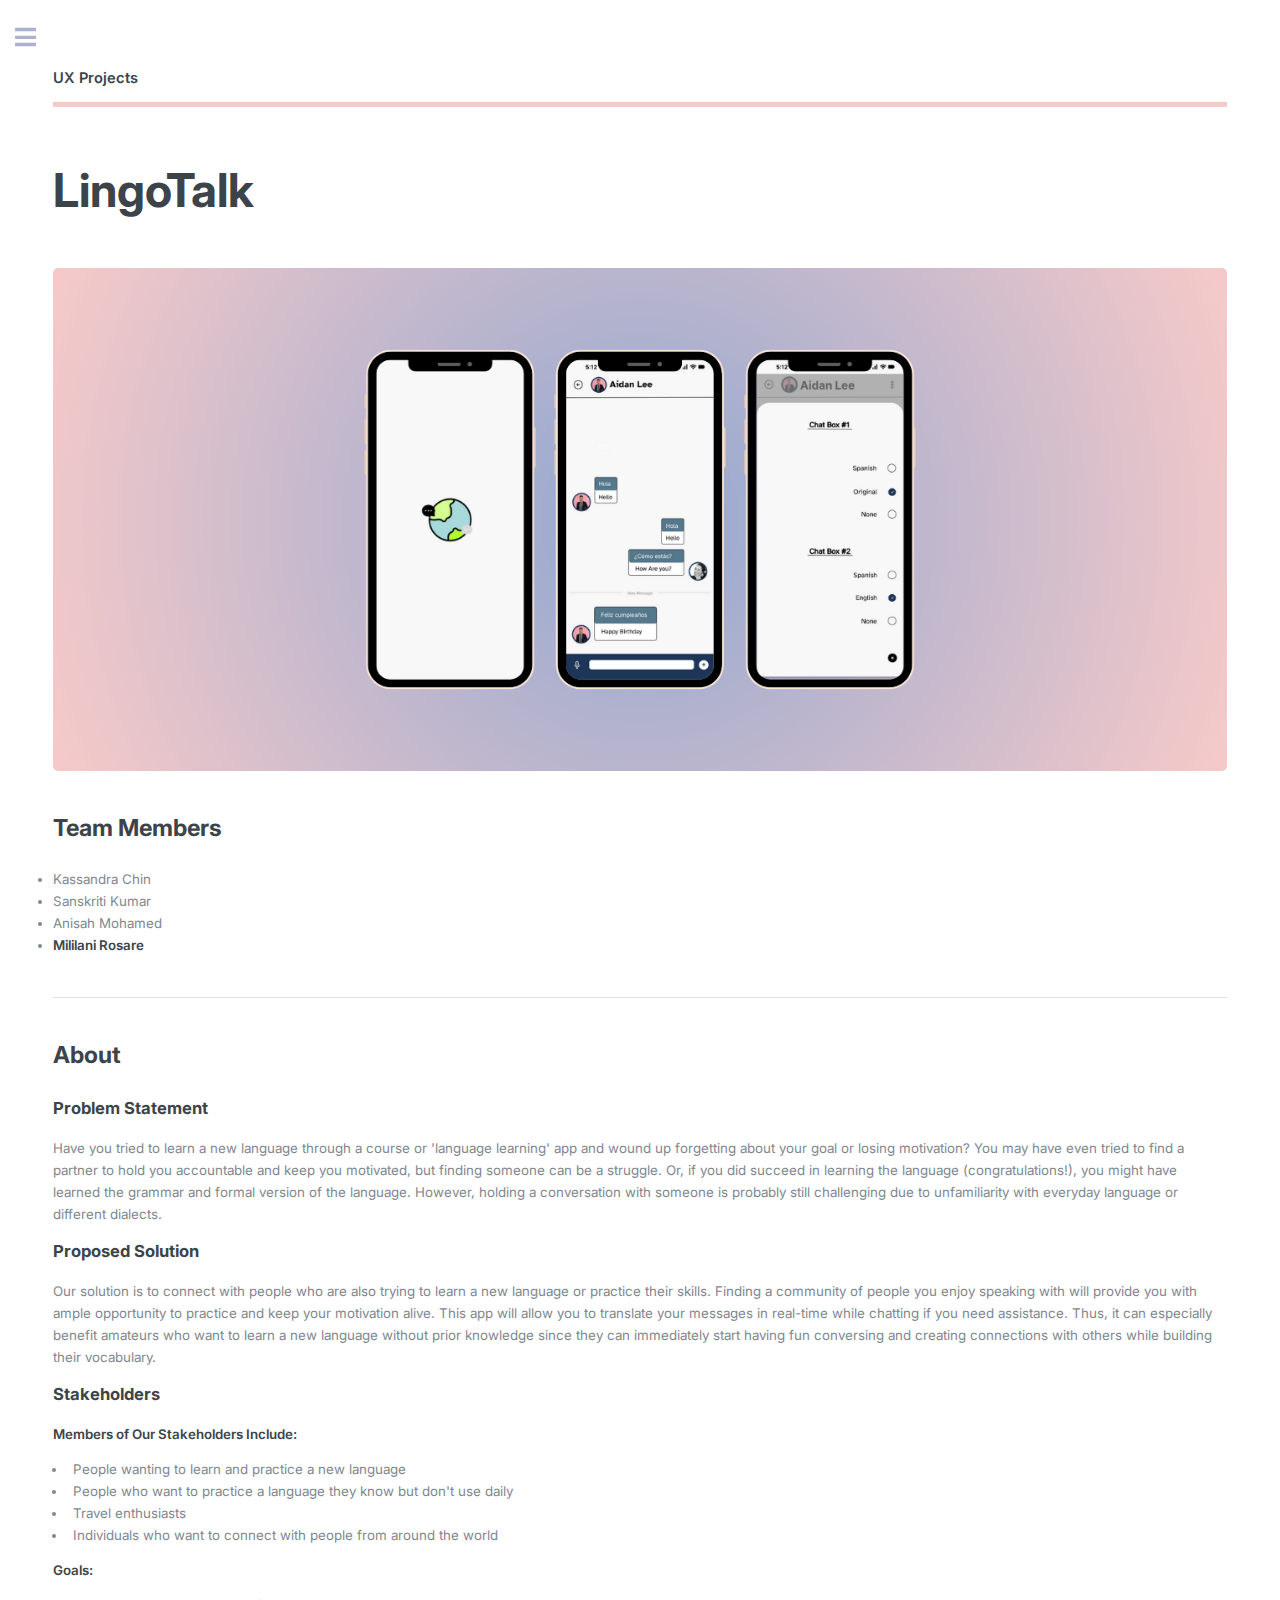
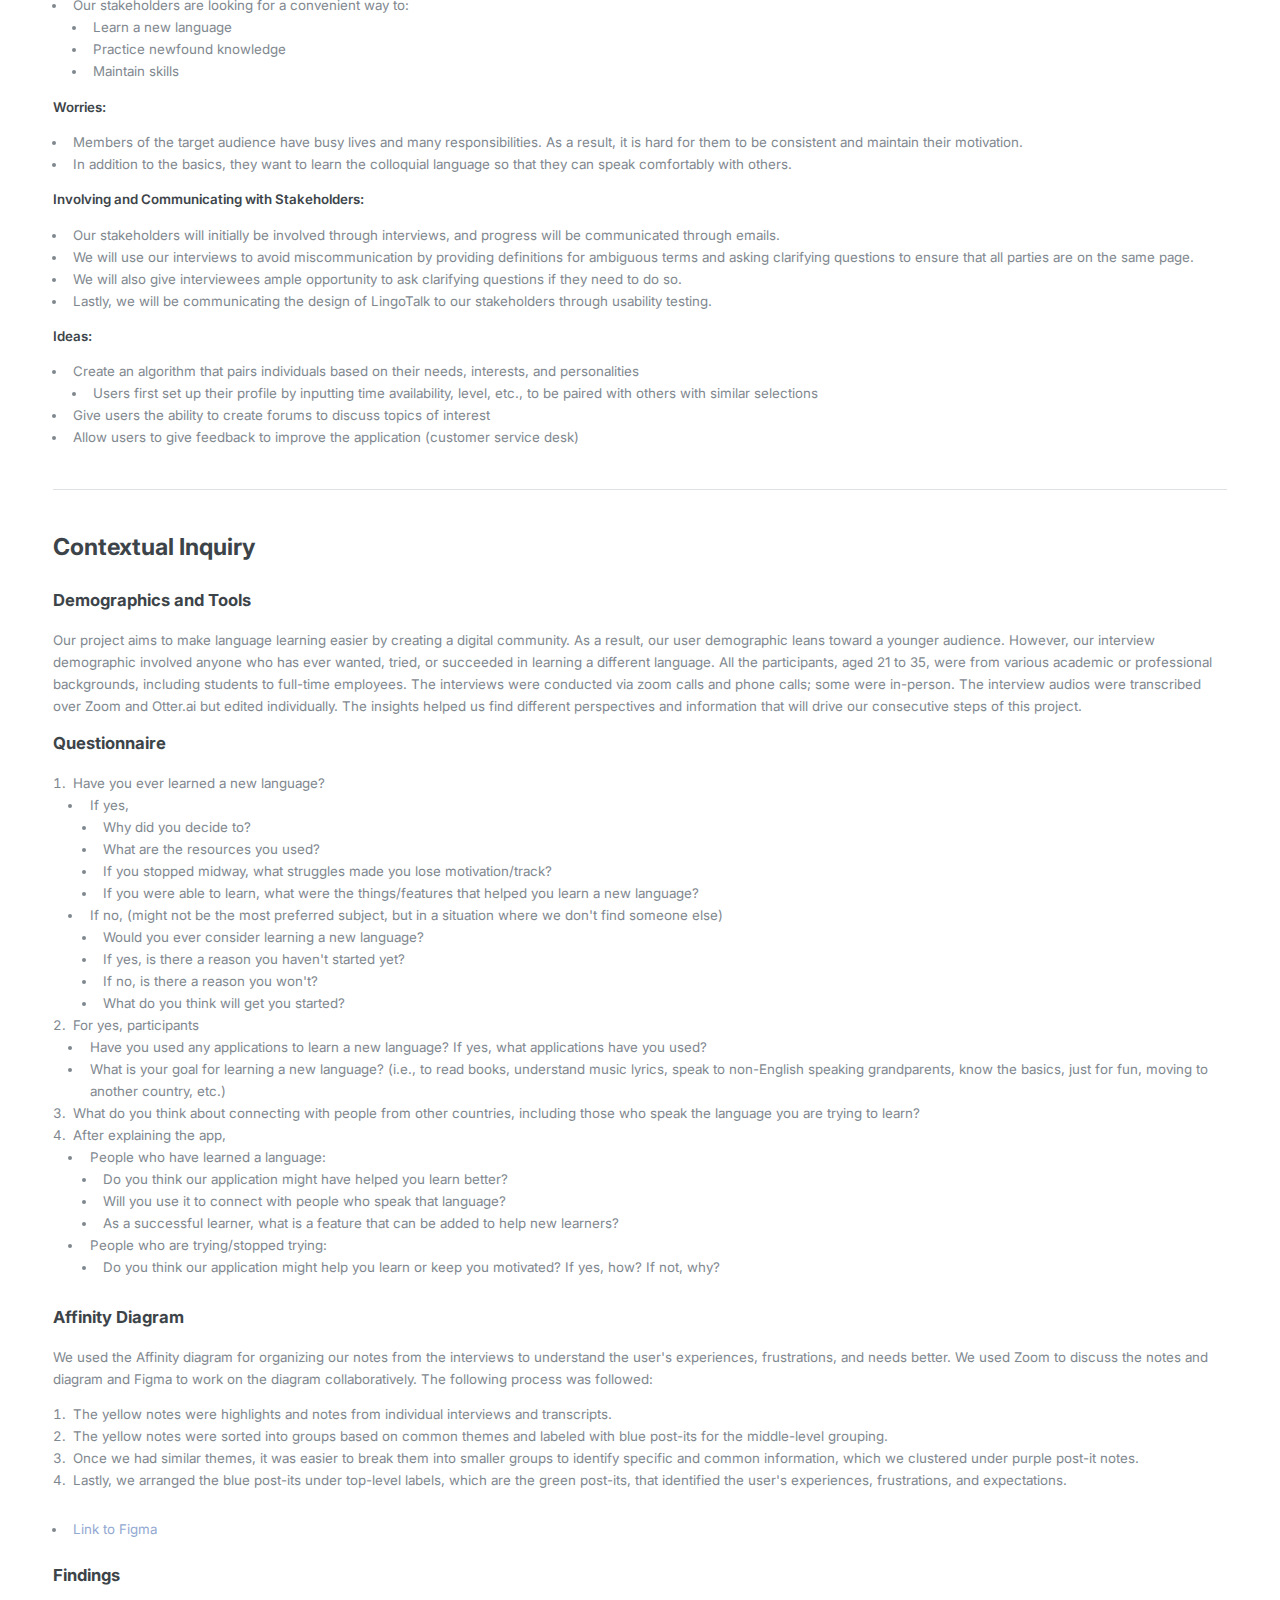
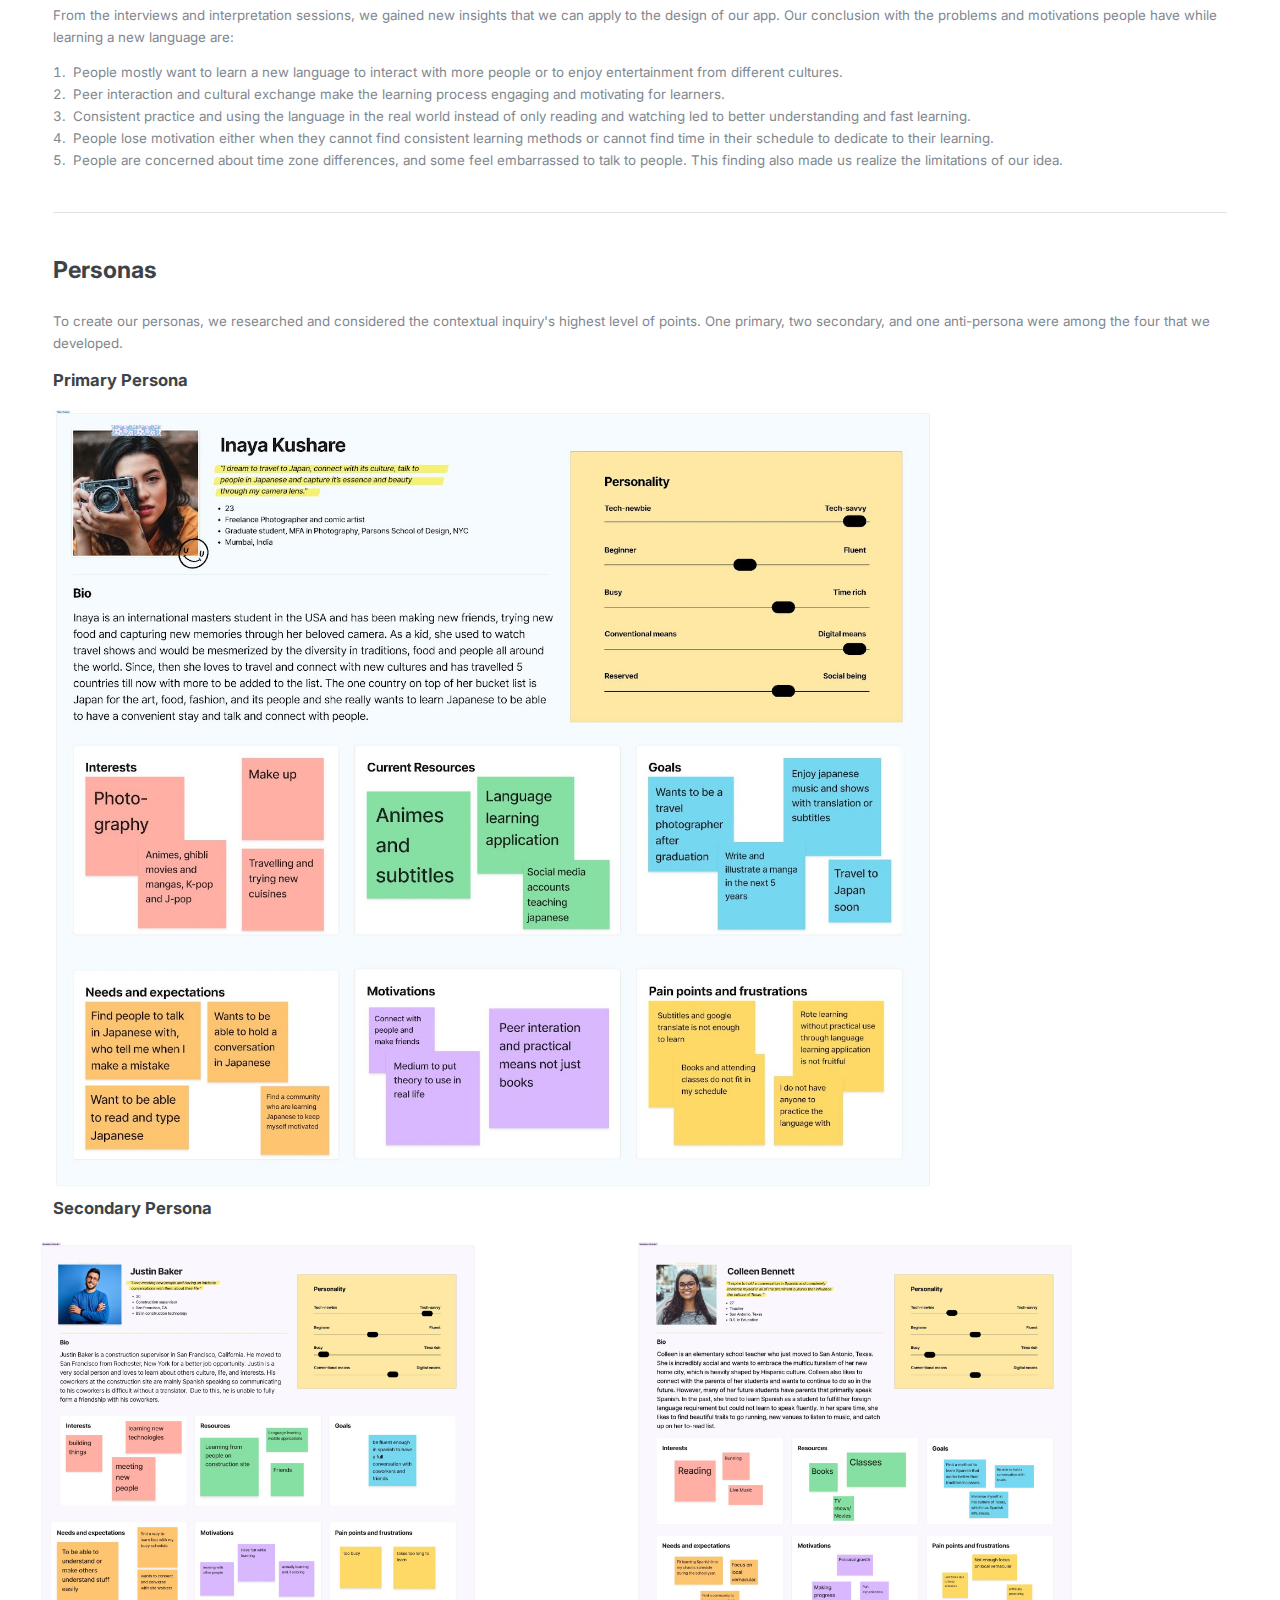
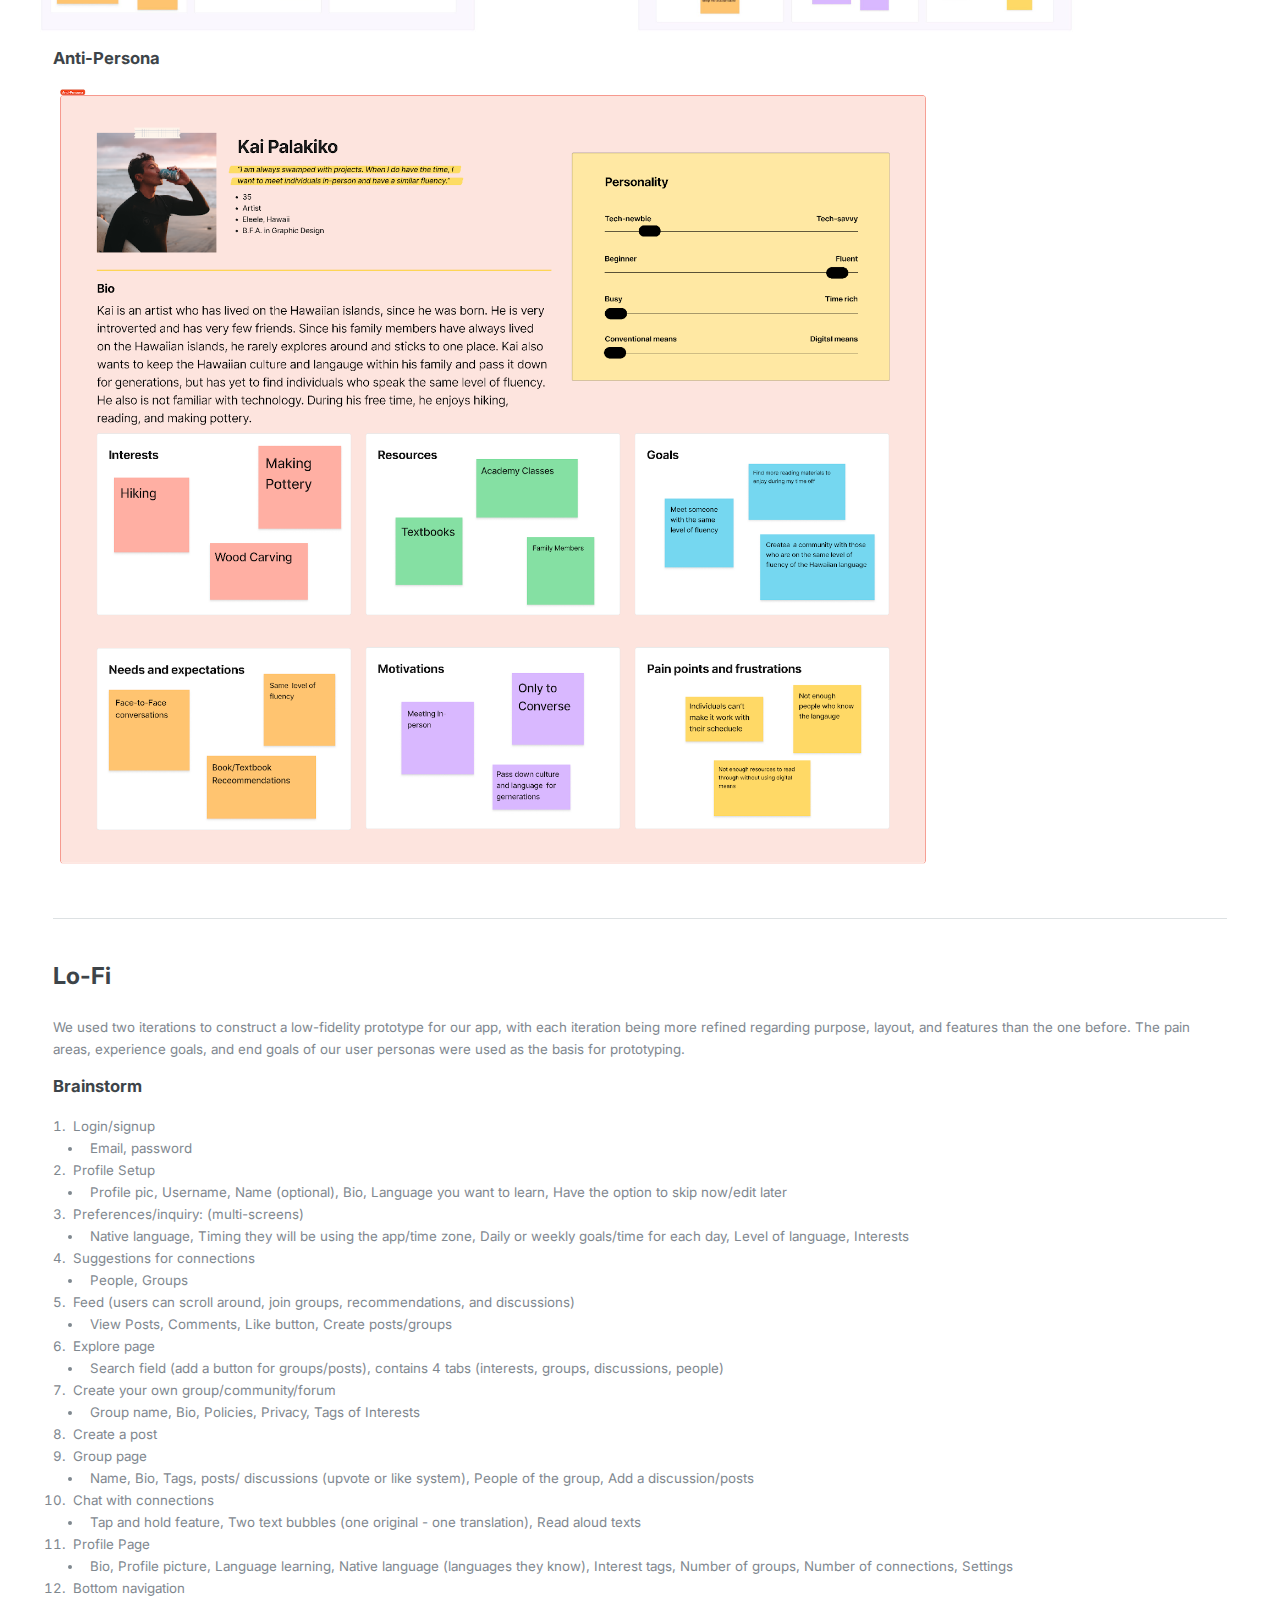
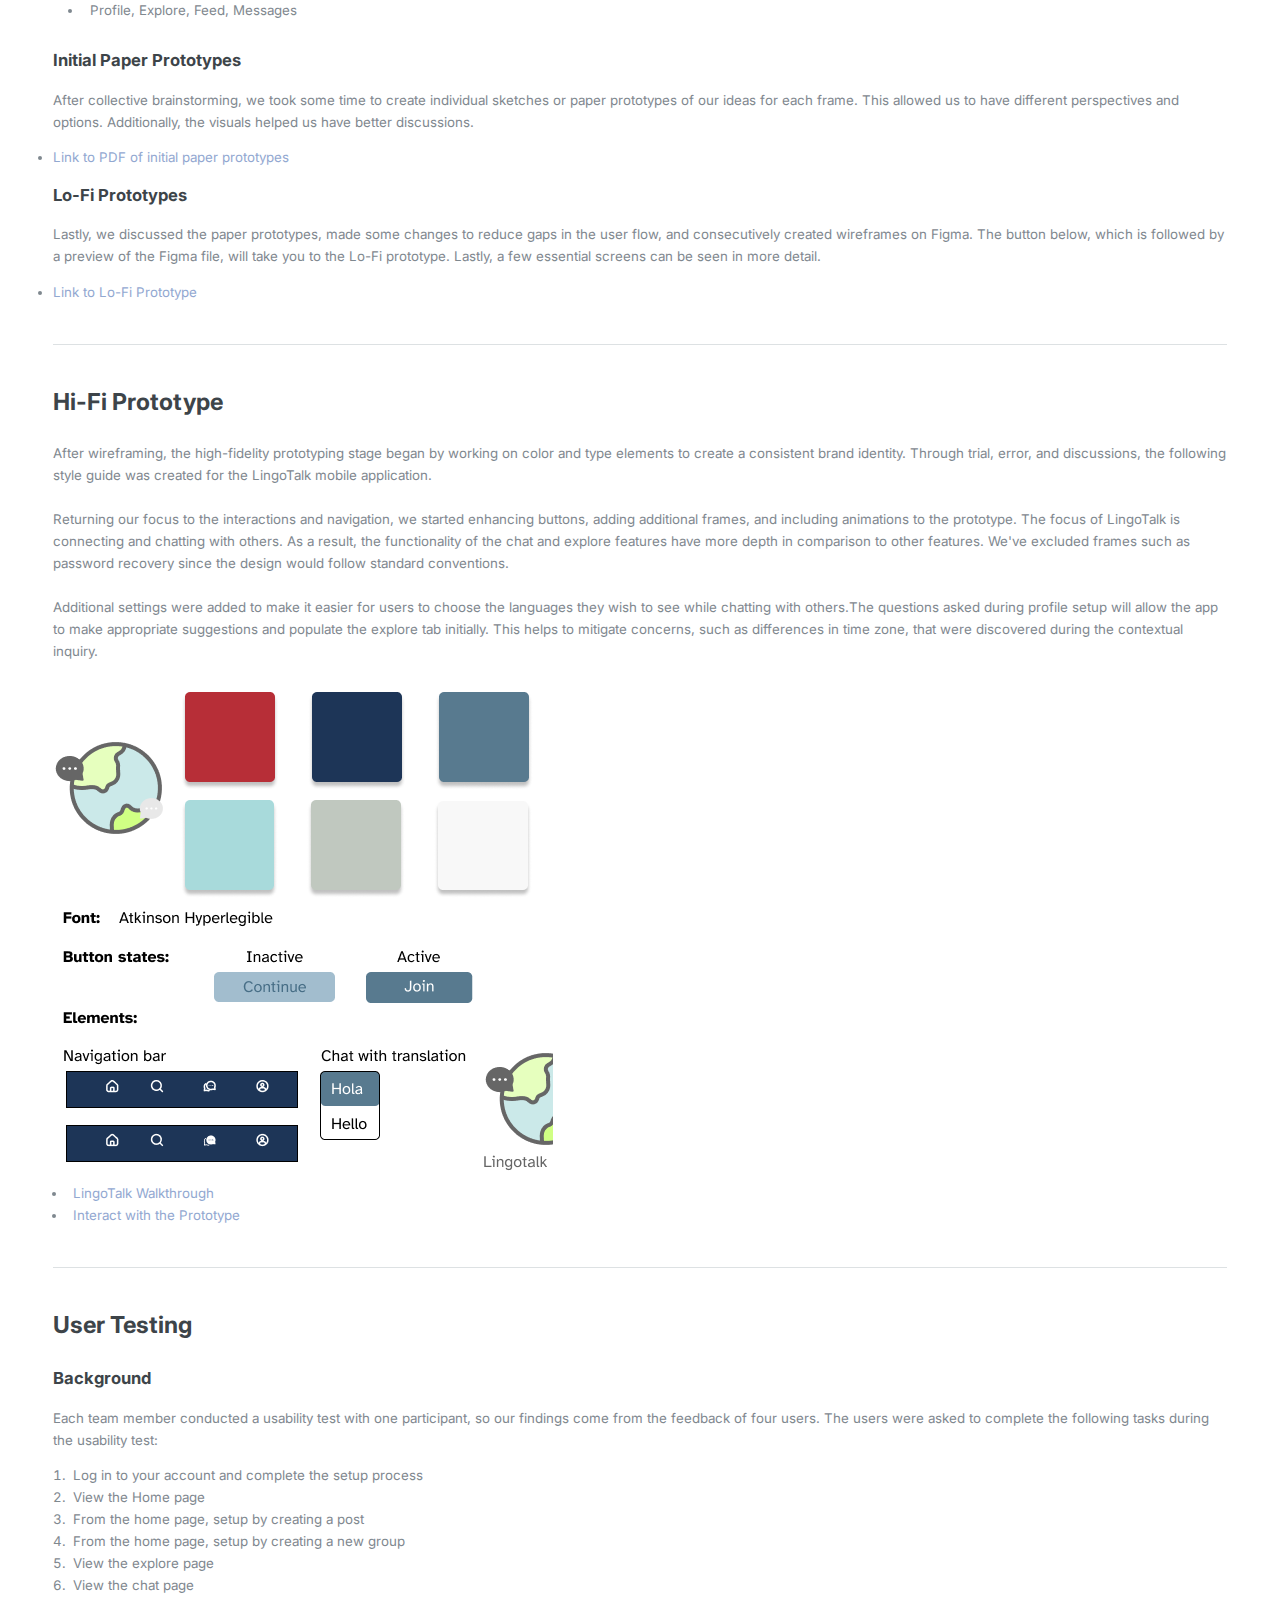
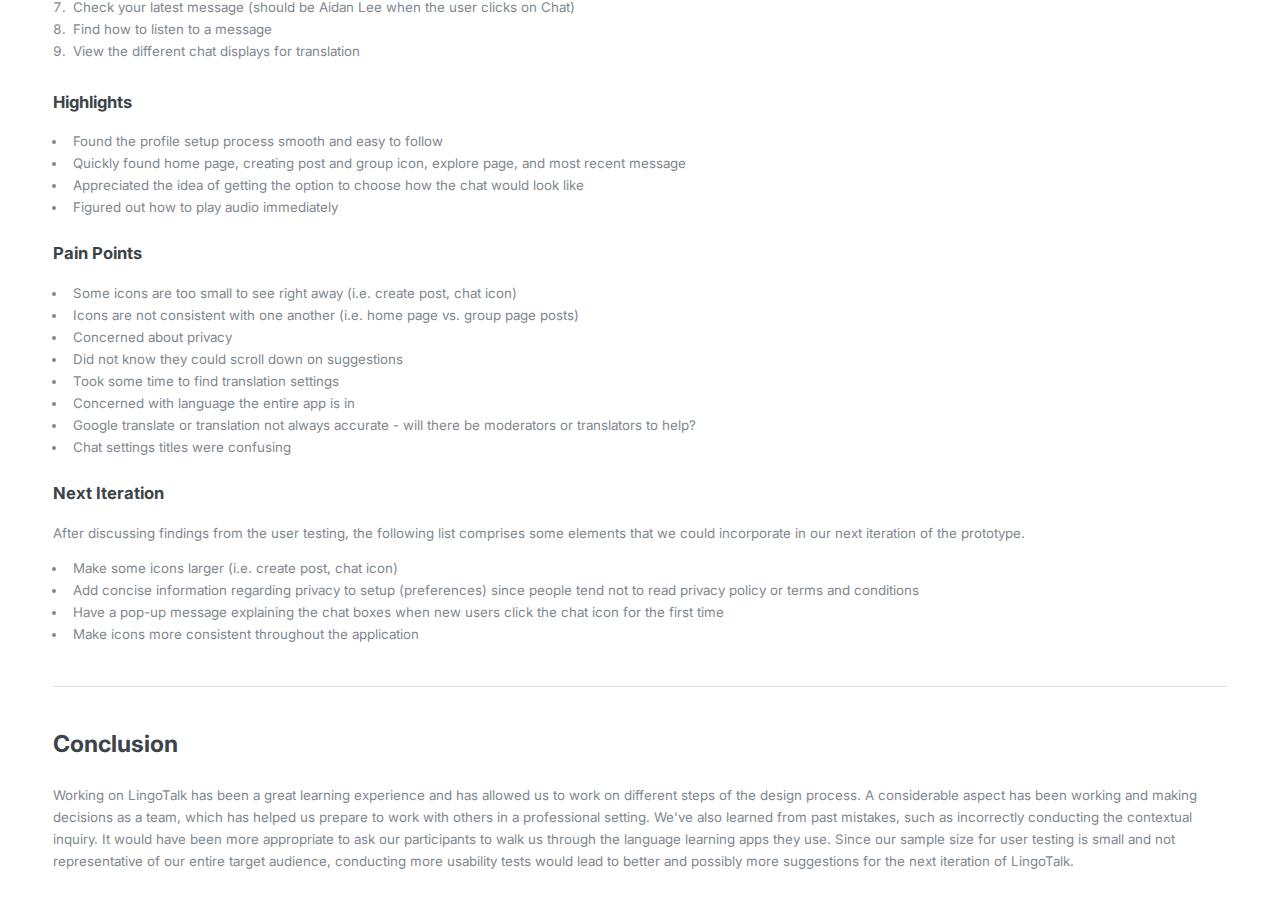
<file: lingotalk.html>
<!DOCTYPE html>
<html>
  <head>
    <title>LingoTalk - UX Project</title>
    <meta charset="utf-8" />
    <meta
      name="viewport"
      content="width=device-width, initial-scale=1, user-scalable=no"
    />
    <link rel="icon" type="image/x-icon" href="img/logo-portfolio.png">
    <link rel="stylesheet" href="css/information.css" />
  </head>
  <body class="is-preload">
    <!-- To Top Scroll -->
    <button id="toTop" class="fas" title="Go to top">&#xf106;</button>

    <!-- Wrapper -->
    <div id="wrapper">
      <div id="main">
        <div class="inner">
          <header id="header">
            <h4><strong>UX Projects</strong></h4>
          </header>

          <!-- Content -->
          <section>
            <header class="main">
              <h1>LingoTalk</h1>
            </header>

            <span class="image main"><img src="img/banners/Lingotalk Banner.png" alt="LingoTalk Banner" /></span>
            <h2>Team Members</h2>
            <p>
              <li>Kassandra Chin</li>
              <li>Sanskriti Kumar</li>
              <li>Anisah Mohamed</li>
              <li><b>Mililani Rosare</b></li>
            </p>

            <hr class="major" />

            <h2>About</h2>
            <h3>Problem Statement</h3>
            <p>
              Have you tried to learn a new language through a course or
              'language learning' app and wound up forgetting about your goal or
              losing motivation? You may have even tried to find a partner to
              hold you accountable and keep you motivated, but finding someone
              can be a struggle. Or, if you did succeed in learning the language
              (congratulations!), you might have learned the grammar and formal
              version of the language. However, holding a conversation with
              someone is probably still challenging due to unfamiliarity with
              everyday language or different dialects.
            </p>

            <h3>Proposed Solution</h3>
            <p>
              Our solution is to connect with people who are also trying to
              learn a new language or practice their skills. Finding a community
              of people you enjoy speaking with will provide you with ample
              opportunity to practice and keep your motivation alive. This app
              will allow you to translate your messages in real-time while
              chatting if you need assistance. Thus, it can especially benefit
              amateurs who want to learn a new language without prior knowledge
              since they can immediately start having fun conversing and
              creating connections with others while building their vocabulary.
            </p>

            <h3>Stakeholders</h3>
            <p><b>Members of Our Stakeholders Include:</b></p>
            <ul>
              <li>People wanting to learn and practice a new language</li>
              <li>
                People who want to practice a language they know but don't use
                daily
              </li>
              <li>Travel enthusiasts</li>
              <li>
                Individuals who want to connect with people from around the
                world
              </li>
            </ul>
            <p><b>Goals:</b></p>
            <ul>
              <li>
                Our stakeholders are looking for a convenient way to:
                <ul>
                  <li>Learn a new language</li>
                  <li>Practice newfound knowledge</li>
                  <li>Maintain skills</li>
                </ul>
              </li>
            </ul>

            <p><b>Worries:</b></p>
            <ul>
              <li>
                Members of the target audience have busy lives and many
                responsibilities. As a result, it is hard for them to be
                consistent and maintain their motivation.
              </li>
              <li>
                In addition to the basics, they want to learn the colloquial
                language so that they can speak comfortably with others.
              </li>
            </ul>

            <p><b>Involving and Communicating with Stakeholders:</b></p>
            <ul>
              <li>
                Our stakeholders will initially be involved through interviews,
                and progress will be communicated through emails.
              </li>
              <li>
                We will use our interviews to avoid miscommunication by
                providing definitions for ambiguous terms and asking clarifying
                questions to ensure that all parties are on the same page.
              </li>
              <li>
                We will also give interviewees ample opportunity to ask
                clarifying questions if they need to do so.
              </li>
              <li>
                Lastly, we will be communicating the design of LingoTalk to our
                stakeholders through usability testing.
              </li>
            </ul>

            <p><b>Ideas:</b></p>
            <ul>
              <li>
                Create an algorithm that pairs individuals based on their needs,
                interests, and personalities
                <ul>
                  <li>
                    Users first set up their profile by inputting time
                    availability, level, etc., to be paired with others with
                    similar selections
                  </li>
                </ul>
              </li>
              <li>
                Give users the ability to create forums to discuss topics of
                interest
              </li>
              <li>
                Allow users to give feedback to improve the application
                (customer service desk)
              </li>
            </ul>

            <hr class="major" />

            <h2>Contextual Inquiry</h2>
            <h3>Demographics and Tools</h3>
            <p>
              Our project aims to make language learning easier by creating a
              digital community. As a result, our user demographic leans toward
              a younger audience. However, our interview demographic involved
              anyone who has ever wanted, tried, or succeeded in learning a
              different language. All the participants, aged 21 to 35, were from
              various academic or professional backgrounds, including students
              to full-time employees. The interviews were conducted via zoom
              calls and phone calls; some were in-person. The interview audios
              were transcribed over Zoom and Otter.ai but edited individually.
              The insights helped us find different perspectives and information
              that will drive our consecutive steps of this project.
            </p>

            <h3>Questionnaire</h3>
            <ol>
              <li>Have you ever learned a new language?</li>
              <ul>
                <li>If yes,</li>
                <ul>
                  <li>Why did you decide to?</li>
                  <li>What are the resources you used?</li>
                  <li>
                    If you stopped midway, what struggles made you lose
                    motivation/track?
                  </li>
                  <li>
                    If you were able to learn, what were the things/features
                    that helped you learn a new language?
                  </li>
                </ul>
              </ul>
              <ul>
                <li>
                  If no, (might not be the most preferred subject, but in a
                  situation where we don't find someone else)
                </li>
                <ul>
                  <li>Would you ever consider learning a new language?</li>
                  <li>If yes, is there a reason you haven't started yet?</li>
                  <li>If no, is there a reason you won't?</li>
                  <li>What do you think will get you started?</li>
                </ul>
              </ul>

              <li>For yes, participants</li>
              <ul>
                <li>
                  Have you used any applications to learn a new language? If
                  yes, what applications have you used?
                </li>
                <li>
                  What is your goal for learning a new language? (i.e., to read
                  books, understand music lyrics, speak to non-English speaking
                  grandparents, know the basics, just for fun, moving to another
                  country, etc.)
                </li>
              </ul>

              <li>
                What do you think about connecting with people from other
                countries, including those who speak the language you are trying
                to learn?
              </li>

              <li>After explaining the app,</li>
              <ul>
                <li>People who have learned a language:</li>
                <ul>
                  <li>
                    Do you think our application might have helped you learn
                    better?
                  </li>
                  <li>
                    Will you use it to connect with people who speak that
                    language?
                  </li>
                  <li>
                    As a successful learner, what is a feature that can be added
                    to help new learners?
                  </li>
                </ul>
                <li>People who are trying/stopped trying:</li>
                <ul>
                  <li>
                    Do you think our application might help you learn or keep
                    you motivated? If yes, how? If not, why?
                  </li>
                </ul>
              </ul>
            </ol>

            <h3>Affinity Diagram</h3>
            <p>
              We used the Affinity diagram for organizing our notes from the
              interviews to understand the user's experiences, frustrations, and
              needs better. We used Zoom to discuss the notes and diagram and
              Figma to work on the diagram collaboratively. The following
              process was followed:
            </p>
            <ol>
              <li>
                The yellow notes were highlights and notes from individual
                interviews and transcripts.
              </li>
              <li>
                The yellow notes were sorted into groups based on common themes
                and labeled with blue post-its for the middle-level grouping.
              </li>
              <li>
                Once we had similar themes, it was easier to break them into
                smaller groups to identify specific and common information,
                which we clustered under purple post-it notes.
              </li>
              <li>
                Lastly, we arranged the blue post-its under top-level labels,
                which are the green post-its, that identified the user's
                experiences, frustrations, and expectations.
              </li>
            </ol>

            <ul class="listlink">
              <li>
                <a
                  href="https://www.figma.com/file/A1p1XgIIckXQX6US542Klo/Contextual-inquiry?type=whiteboard&node-id=0%3A1&t=VPq6eJX4V8Got9F0-1"
                  target="_blank"
                  >Link to Figma</a
                >
              </li>
            </ul>
            <br />

            <h3>Findings</h3>
            <p>
              From the interviews and interpretation sessions, we gained new
              insights that we can apply to the design of our app. Our
              conclusion with the problems and motivations people have while
              learning a new language are:
            </p>
            <ol>
              <li>
                People mostly want to learn a new language to interact with more
                people or to enjoy entertainment from different cultures.
              </li>
              <li>
                Peer interaction and cultural exchange make the learning process
                engaging and motivating for learners.
              </li>
              <li>
                Consistent practice and using the language in the real world
                instead of only reading and watching led to better understanding
                and fast learning.
              </li>
              <li>
                People lose motivation either when they cannot find consistent
                learning methods or cannot find time in their schedule to
                dedicate to their learning.
              </li>
              <li>
                People are concerned about time zone differences, and some feel
                embarrassed to talk to people. This finding also made us realize
                the limitations of our idea.
              </li>
            </ol>

            <hr class="major" />
            <h2>Personas</h2>
            <p>
              To create our personas, we researched and considered the
              contextual inquiry's highest level of points. One primary, two
              secondary, and one anti-persona were among the four that we
              developed.
            </p>
            <h3>Primary Persona</h3>
            <img
              src="img/lingotalk/primary-persona.jpg"
              alt="Primary Persona"
              style="width: 75%"
            />

            <h3>Secondary Persona</h3>
            <div class="row">
              <div class="column">
                <img
                  src="img/lingotalk/secondary-persona1.jpg"
                  alt="Secondary persona 1"
                  style="width: 75%"
                />
              </div>
              <div class="column">
                <img
                  src="img/lingotalk/secondary-persona2.jpg"
                  alt="Secondary persona 2"
                  style="width: 75%"
                />
              </div>
            </div>

            <h3>Anti-Persona</h3>
            <img
              src="img/lingotalk/anti-persona.png"
              alt="Anti-Persona"
              style="width: 75%"
            />

            <hr class="major" />
            <h2>Lo-Fi</h2>
            <p>
              We used two iterations to construct a low-fidelity prototype for
              our app, with each iteration being more refined regarding purpose,
              layout, and features than the one before. The pain areas,
              experience goals, and end goals of our user personas were used as
              the basis for prototyping.
            </p>

            <h3>Brainstorm</h3>
            <ol>
              <li>Login/signup</li>
              <ul>
                <li>Email, password</li>
              </ul>
              <li>Profile Setup</li>
              <ul>
                <li>
                  Profile pic, Username, Name (optional), Bio, Language you want
                  to learn, Have the option to skip now/edit later
                </li>
              </ul>
              <li>Preferences/inquiry: (multi-screens)</li>
              <ul>
                <li>
                  Native language, Timing they will be using the app/time zone,
                  Daily or weekly goals/time for each day, Level of language,
                  Interests
                </li>
              </ul>
              <li>Suggestions for connections</li>
              <ul>
                <li>People, Groups</li>
              </ul>
              <li>
                Feed (users can scroll around, join groups, recommendations, and
                discussions)
              </li>
              <ul>
                <li>View Posts, Comments, Like button, Create posts/groups</li>
              </ul>
              <li>Explore page</li>
              <ul>
                <li>
                  Search field (add a button for groups/posts), contains 4 tabs
                  (interests, groups, discussions, people)
                </li>
              </ul>
              <li>Create your own group/community/forum</li>
              <ul>
                <li>Group name, Bio, Policies, Privacy, Tags of Interests</li>
              </ul>
              <li>Create a post</li>
              <li>Group page</li>
              <ul>
                <li>
                  Name, Bio, Tags, posts/ discussions (upvote or like system),
                  People of the group, Add a discussion/posts
                </li>
              </ul>
              <li>Chat with connections</li>
              <ul>
                <li>
                  Tap and hold feature, Two text bubbles (one original - one
                  translation), Read aloud texts
                </li>
              </ul>
              <li>Profile Page</li>
              <ul>
                <li>
                  Bio, Profile picture, Language learning, Native language
                  (languages they know), Interest tags, Number of groups, Number
                  of connections, Settings
                </li>
              </ul>
              <li>Bottom navigation</li>
              <ul>
                <li>Profile, Explore, Feed, Messages</li>
              </ul>
            </ol>

            <h3>Initial Paper Prototypes</h3>
            <p>
              After collective brainstorming, we took some time to create
              individual sketches or paper prototypes of our ideas for each
              frame. This allowed us to have different perspectives and options.
              Additionally, the visuals helped us have better discussions.
              <br />
              <li class="listlink">
                <a
                  href="https://drive.google.com/file/u/1/d/10H_yMwU--1W_wIdxa6zQs7Qf8R67OXpO/view?usp=drive_link"
                  target="_blank"
                  >Link to PDF of initial paper prototypes</a
                >
              </li>
            </p>

            <h3>Lo-Fi Prototypes</h3>
            <p>
              Lastly, we discussed the paper prototypes, made some changes to
              reduce gaps in the user flow, and consecutively created wireframes
              on Figma. The button below, which is followed by a preview of the
              Figma file, will take you to the Lo-Fi prototype. Lastly, a few
              essential screens can be seen in more detail.
              <br />
              <li class="listlink">
                <a
                  href="https://www.figma.com/proto/I9KtEb8AidurRLVuVlIWO1/hi-Fi?node-id=30-2&scaling=scale-down&page-id=0%3A1&starting-point-node-id=30%3A2"
                  target="_blank"
                  >Link to Lo-Fi Prototype</a
                >
              </li>
            </p>

            <hr class="major" />
            <h2>Hi-Fi Prototype</h2>
            <p>
              After wireframing, the high-fidelity prototyping stage began by
              working on color and type elements to create a consistent brand
              identity. Through trial, error, and discussions, the following
              style guide was created for the LingoTalk mobile application.
              <br /><br />
              Returning our focus to the interactions and navigation, we started
              enhancing buttons, adding additional frames, and including
              animations to the prototype. The focus of LingoTalk is connecting
              and chatting with others. As a result, the functionality of the
              chat and explore features have more depth in comparison to other
              features. We've excluded frames such as password recovery since
              the design would follow standard conventions.
              <br /><br />
              Additional settings were added to make it easier for users to
              choose the languages they wish to see while chatting with
              others.The questions asked during profile setup will allow the app
              to make appropriate suggestions and populate the explore tab
              initially. This helps to mitigate concerns, such as differences in
              time zone, that were discovered during the contextual inquiry.
            </p>
            <img src="img/lingotalk/Styles-lingotalk.png" alt="Styles" />
            <br />
            <ul class="listlink">
              <li>
                <a
                  href="https://drive.google.com/file/d/1Oxd9YFHj4QrjHvnNCkfc21HK-8KqBibd/view"
                  target="_blank"
                  >LingoTalk Walkthrough</a
                ><br />
              </li>
              <li>
                <a
                  href="https://www.figma.com/proto/I9KtEb8AidurRLVuVlIWO1/hi-Fi?node-id=314-104&scaling=scale-down&starting-point-node-id=252%3A78"
                  target="_blank"
                  >Interact with the Prototype</a
                >
              </li>
            </ul>

            <hr class="major" />
            <h2>User Testing</h2>
            <h3>Background</h3>
            <p>
              Each team member conducted a usability test with one participant,
              so our findings come from the feedback of four users. The users
              were asked to complete the following tasks during the usability
              test:
            </p>
            <ol>
              <li>Log in to your account and complete the setup process</li>
              <li>View the Home page</li>
              <li>From the home page, setup by creating a post</li>
              <li>From the home page, setup by creating a new group</li>
              <li>View the explore page</li>
              <li>View the chat page</li>
              <li>
                Check your latest message (should be Aidan Lee when the user
                clicks on Chat)
              </li>
              <li>Find how to listen to a message</li>
              <li>View the different chat displays for translation</li>
            </ol>

            <h3>Highlights</h3>
            <ul>
              <li>Found the profile setup process smooth and easy to follow</li>
              <li>
                Quickly found home page, creating post and group icon, explore
                page, and most recent message
              </li>
              <li>
                Appreciated the idea of getting the option to choose how the
                chat would look like
              </li>
              <li>Figured out how to play audio immediately</li>
            </ul>
            <br />

            <h3>Pain Points</h3>
            <ul>
              <li>
                Some icons are too small to see right away (i.e. create post,
                chat icon)
              </li>
              <li>
                Icons are not consistent with one another (i.e. home page vs.
                group page posts)
              </li>
              <li>Concerned about privacy</li>
              <li>Did not know they could scroll down on suggestions</li>
              <li>Took some time to find translation settings</li>
              <li>Concerned with language the entire app is in</li>
              <li>
                Google translate or translation not always accurate - will there
                be moderators or translators to help?
              </li>
              <li>Chat settings titles were confusing</li>
            </ul>

            <br />
            <h3>Next Iteration</h3>
            <p>
              After discussing findings from the user testing, the following
              list comprises some elements that we could incorporate in our next
              iteration of the prototype.
            </p>
            <ul>
              <li>Make some icons larger (i.e. create post, chat icon)</li>
              <li>
                Add concise information regarding privacy to setup (preferences)
                since people tend not to read privacy policy or terms and
                conditions
              </li>
              <li>
                Have a pop-up message explaining the chat boxes when new users
                click the chat icon for the first time
              </li>
              <li>Make icons more consistent throughout the application</li>
            </ul>

            <hr class="major" />
            <h2>Conclusion</h2>
            <p>
              Working on LingoTalk has been a great learning experience and has
              allowed us to work on different steps of the design process. A
              considerable aspect has been working and making decisions as a
              team, which has helped us prepare to work with others in a
              professional setting. We've also learned from past mistakes, such
              as incorrectly conducting the contextual inquiry. It would have
              been more appropriate to ask our participants to walk us through
              the language learning apps they use. Since our sample size for
              user testing is small and not representative of our entire target
              audience, conducting more usability tests would lead to better and
              possibly more suggestions for the next iteration of LingoTalk.
            </p>
          </section>
        </div>
      </div>

      <!-- Sidebar -->
      <div id="sidebar">
        <div class="inner">

          <!-- Menu -->
          <nav id="menu">
            <header class="major">
              <h2>Menu</h2>
            </header>
            <ul>
              <li><a href="index.html">Homepage</a></li>
              <li>
                <span class="opener">UX Projects</span>
                <ul>
                  <li><a href="hcicapstone.html" class="sidebar">HCI Capstone</a></li>
                  <li class="sidelist">LingoTalk</li>
                  <li>
                    <a href="smallcommercialagency.html" class="sidebar"
                      >Small Commercial Agency Research</a
                    >
                  </li>
                  <li><a href="gameboy.html" class="sidebar">Game Boy Prototype</a></li>
                  <li>
                    <a href="wixobservation.html" class="sidebar">Wix Field Observation</a>
                  </li>
                </ul>
              </li>
              <li>
                <span class="opener">Coding Projects</span>
                <ul>
                  <li><a href="spinthewheel.html" class="sidebar">IoT Spin the Wheel</a></li>
                  <li>
                    <a href="swimmingreaction.html" class="sidebar">Swimming Reaction Time</a>
                  </li>
                  <li><a href="arttag.html" class="sidebar">ArtTag</a></li>
                  <li>
                    <a href="animalcrossing.html" class="sidebar">Animal Crossing Hybrid App</a>
                  </li>
                </ul>
              </li>
              <li>
                <span class="opener">For Fun</span>
                <ul>
                  <li><a href="deardata.html" class="sidebar">Dear Data</a></li>
                  <li>
                    <a href="hitomezashi.html" class="sidebar">Hitomezahi & Randomness</a>
                  </li>
                  <li><a href="christmas.html" class="sidebar">Christmas Display</a></li>
                </ul>
              </li>
            </ul>
          </nav>
        </div>
      </div>
    </div>

    <!-- Scripts -->
    <script src="js/jquery.min.js"></script>
    <script src="js/browser.min.js"></script>
    <script src="js/breakpoints.min.js"></script>
    <script src="js/util.js"></script>
    <script src="js/main.js"></script>
  </body>
</html>
</file>
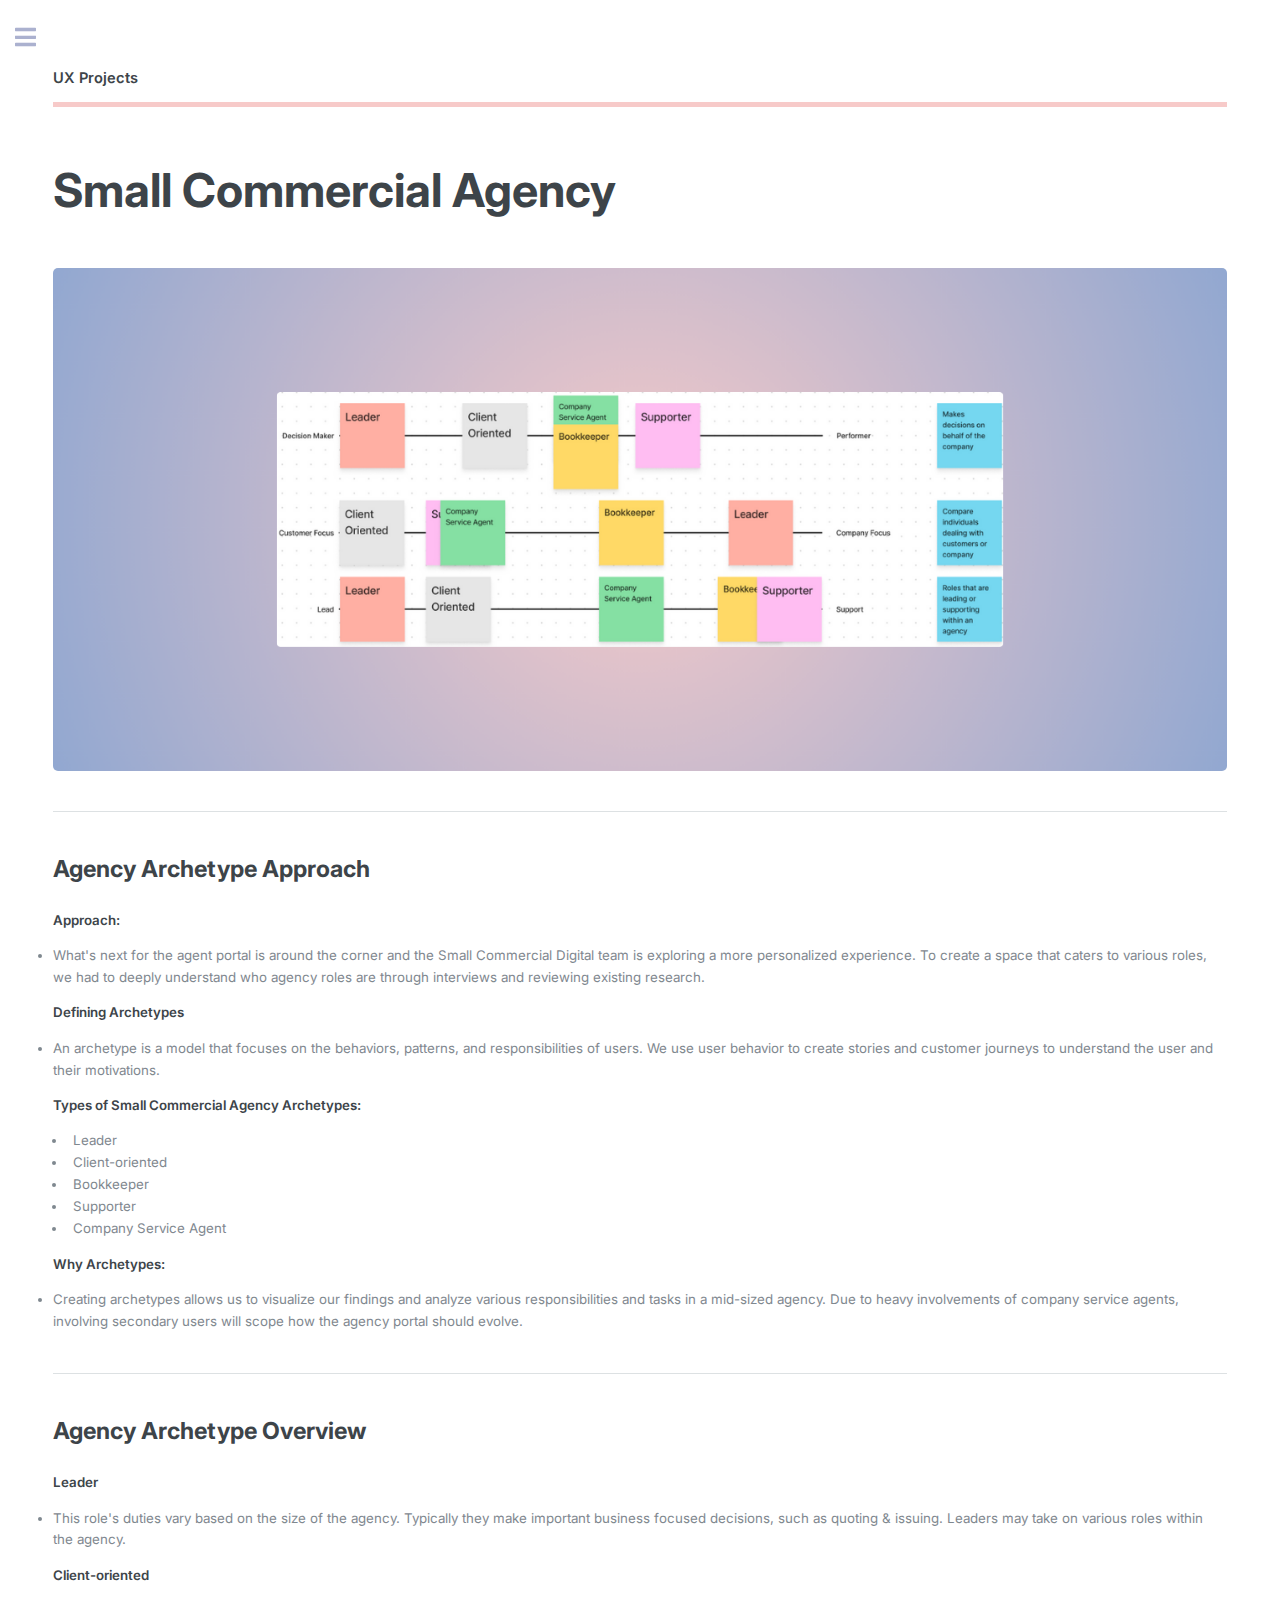
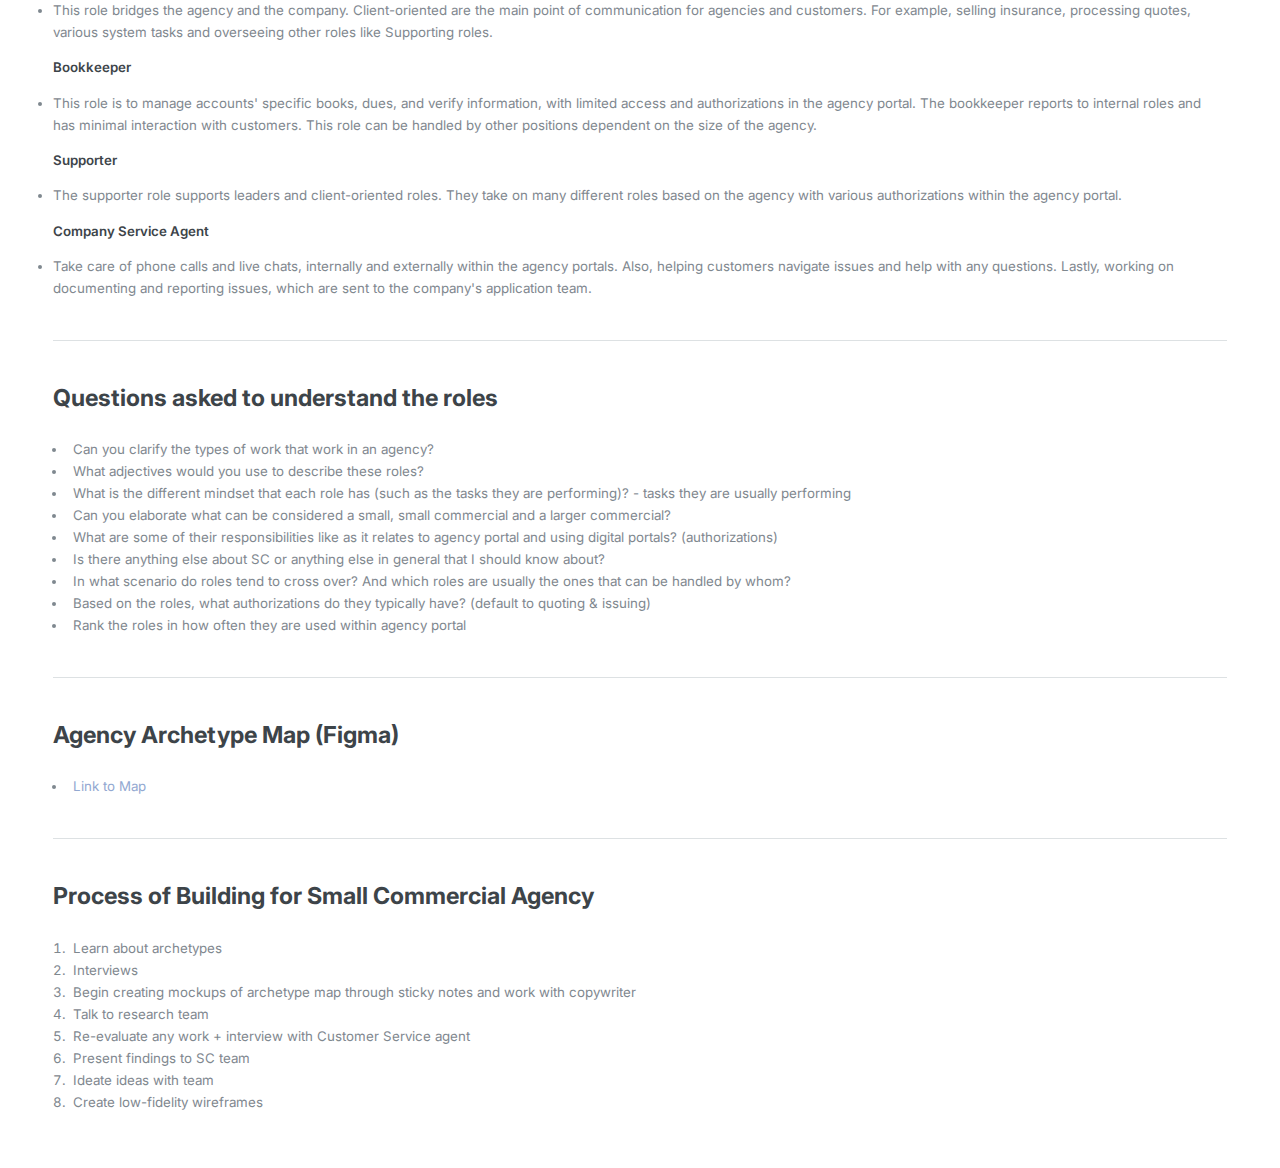
<file: smallcommercialagency.html>
<!DOCTYPE html>
<html>
  <head>
    <title>Small Commercial Agency - UX Project</title>
    <meta charset="utf-8" />
    <meta
      name="viewport"
      content="width=device-width, initial-scale=1, user-scalable=no"
    />
    <link rel="icon" type="image/x-icon" href="img/logo-portfolio.png">
    <link rel="stylesheet" href="css/information.css" />
  </head>
  <body class="is-preload">
    <!-- To Top Scroll -->
    <button id="toTop" class="fas" title="Go to top">&#xf106;</button>

    <!-- Wrapper -->
    <div id="wrapper">
      <div id="main">
        <div class="inner">
          <header id="header">
            <h4><strong>UX Projects</strong></h4>
          </header>

          <!-- Content -->
          <section>
            <header class="main">
              <h1>Small Commercial Agency</h1>
            </header>

            <span class="image main"><img src="img/banners/Small Commercial Banner.png" alt="Small Commercial Agency Banner" /></span>

            <hr class="major" />
            <h2>Agency Archetype Approach</h2>
            <p><b>Approach:</b></p>
            <li>
              What's next for the agent portal is around the corner and the
              Small Commercial Digital team is exploring a more personalized
              experience. To create a space that caters to various roles, we had
              to deeply understand who agency roles are through interviews and
              reviewing existing research.
            </li>
            <p><b>Defining Archetypes</b></p>
            <li>
              An archetype is a model that focuses on the behaviors, patterns,
              and responsibilities of users. We use user behavior to create
              stories and customer journeys to understand the user and their
              motivations.
            </li>
            <p><b>Types of Small Commercial Agency Archetypes:</b></p>
            <ul>
              <li>Leader</li>
              <li>Client-oriented</li>
              <li>Bookkeeper</li>
              <li>Supporter</li>
              <li>Company Service Agent</li>
            </ul>
            <p><b>Why Archetypes:</b></p>
            <li>
              Creating archetypes allows us to visualize our findings and
              analyze various responsibilities and tasks in a mid-sized agency.
              Due to heavy involvements of company service agents, involving
              secondary users will scope how the agency portal should evolve.
            </li>

            <hr class="major" />
            <h2>Agency Archetype Overview</h2>
            <p><b>Leader</b></p>
            <li>
              This role's duties vary based on the size of the agency. Typically
              they make important business focused decisions, such as quoting &
              issuing. Leaders may take on various roles within the agency.
            </li>
            <p><b>Client-oriented</b></p>
            <li>
              This role bridges the agency and the company. Client-oriented are
              the main point of communication for agencies and customers. For
              example, selling insurance, processing quotes, various system
              tasks and overseeing other roles like Supporting roles.
            </li>
            <p><b>Bookkeeper</b></p>
            <li>
              This role is to manage accounts' specific books, dues, and verify
              information, with limited access and authorizations in the agency
              portal. The bookkeeper reports to internal roles and has minimal
              interaction with customers. This role can be handled by other
              positions dependent on the size of the agency.
            </li>
            <p><b>Supporter</b></p>
            <li>
              The supporter role supports leaders and client-oriented roles.
              They take on many different roles based on the agency with various
              authorizations within the agency portal.
            </li>
            <p><b>Company Service Agent</b></p>
            <li>
              Take care of phone calls and live chats, internally and externally
              within the agency portals. Also, helping customers navigate issues
              and help with any questions. Lastly, working on documenting and
              reporting issues, which are sent to the company's application
              team.
            </li>

            <hr class="major" />
            <h2>Questions asked to understand the roles</h2>
            <ul>
              <li>Can you clarify the types of work that work in an agency?</li>
              <li>What adjectives would you use to describe these roles?</li>
              <li>
                What is the different mindset that each role has (such as the
                tasks they are performing)? - tasks they are usually performing
              </li>
              <li>
                Can you elaborate what can be considered a small, small
                commercial and a larger commercial?
              </li>
              <li>
                What are some of their responsibilities like as it relates to
                agency portal and using digital portals? (authorizations)
              </li>
              <li>
                Is there anything else about SC or anything else in general that
                I should know about?
              </li>
              <li>
                In what scenario do roles tend to cross over? And which roles
                are usually the ones that can be handled by whom?
              </li>
              <li>
                Based on the roles, what authorizations do they typically have?
                (default to quoting & issuing)
              </li>
              <li>
                Rank the roles in how often they are used within agency portal
              </li>
            </ul>

            <hr class="major" />
            <h2>Agency Archetype Map (Figma)</h2>
            <ul class="listlink">
              <li>
                <a
                  href="https://www.figma.com/file/e7qH5f1QDzNBUYnQX00lDP/Small-Commerical-Archetypes?type=whiteboard&node-id=0%3A1&t=UfcdfzxmfY9cuw0L-1"
                  target="_blank"
                  >Link to Map</a
                >
              </li>
            </ul>

            <hr class="major" />
            <h2>Process of Building for Small Commercial Agency</h2>
            <ol>
              <li>Learn about archetypes</li>
              <li>Interviews</li>
              <li>
                Begin creating mockups of archetype map through sticky notes and
                work with copywriter
              </li>
              <li>Talk to research team</li>
              <li>
                Re-evaluate any work + interview with Customer Service agent
              </li>
              <li>Present findings to SC team</li>
              <li>Ideate ideas with team</li>
              <li>Create low-fidelity wireframes</li>
            </ol>
          </section>
        </div>
      </div>

      <!-- Sidebar -->
      <div id="sidebar">
        <div class="inner">

          <!-- Menu -->
          <nav id="menu">
            <header class="major">
              <h2>Menu</h2>
            </header>
            <ul>
              <li><a href="index.html">Homepage</a></li>
              <li>
                <span class="opener">UX Projects</span>
                <ul>
                  <li><a href="hcicapstone.html" class="sidebar">HCI Capstone</a></li>
                  <li><a href="lingotalk.html" class="sidebar">LingoTalk</a></li>
                  <li class="sidelist">
                    Small Commercial Agency Research
                  </li>
                  <li><a href="gameboy.html" class="sidebar">Game Boy Prototype</a></li>
                  <li>
                    <a href="wixobservation.html" class="sidebar">Wix Field Observation</a>
                  </li>
                </ul>
              </li>
              <li>
                <span class="opener">Coding Projects</span>
                <ul>
                  <li><a href="spinthewheel.html" class="sidebar">IoT Spin the Wheel</a></li>
                  <li>
                    <a href="swimmingreaction.html" class="sidebar">Swimming Reaction Time</a>
                  </li>
                  <li><a href="arttag.html" class="sidebar">ArtTag</a></li>
                  <li>
                    <a href="animalcrossing.html" class="sidebar">Animal Crossing Hybrid App</a>
                  </li>
                </ul>
              </li>
              <li>
                <span class="opener">For Fun</span>
                <ul>
                  <li><a href="deardata.html" class="sidebar">Dear Data</a></li>
                  <li>
                    <a href="hitomezashi.html" class="sidebar">Hitomezahi & Randomness</a>
                  </li>
                  <li><a href="christmas.html" class="sidebar">Christmas Display</a></li>
                </ul>
              </li>
            </ul>
          </nav>
        </div>
      </div>
    </div>

    <!-- Scripts -->
    <script src="js/jquery.min.js"></script>
    <script src="js/browser.min.js"></script>
    <script src="js/breakpoints.min.js"></script>
    <script src="js/util.js"></script>
    <script src="js/main.js"></script>
  </body>
</html>
</file>
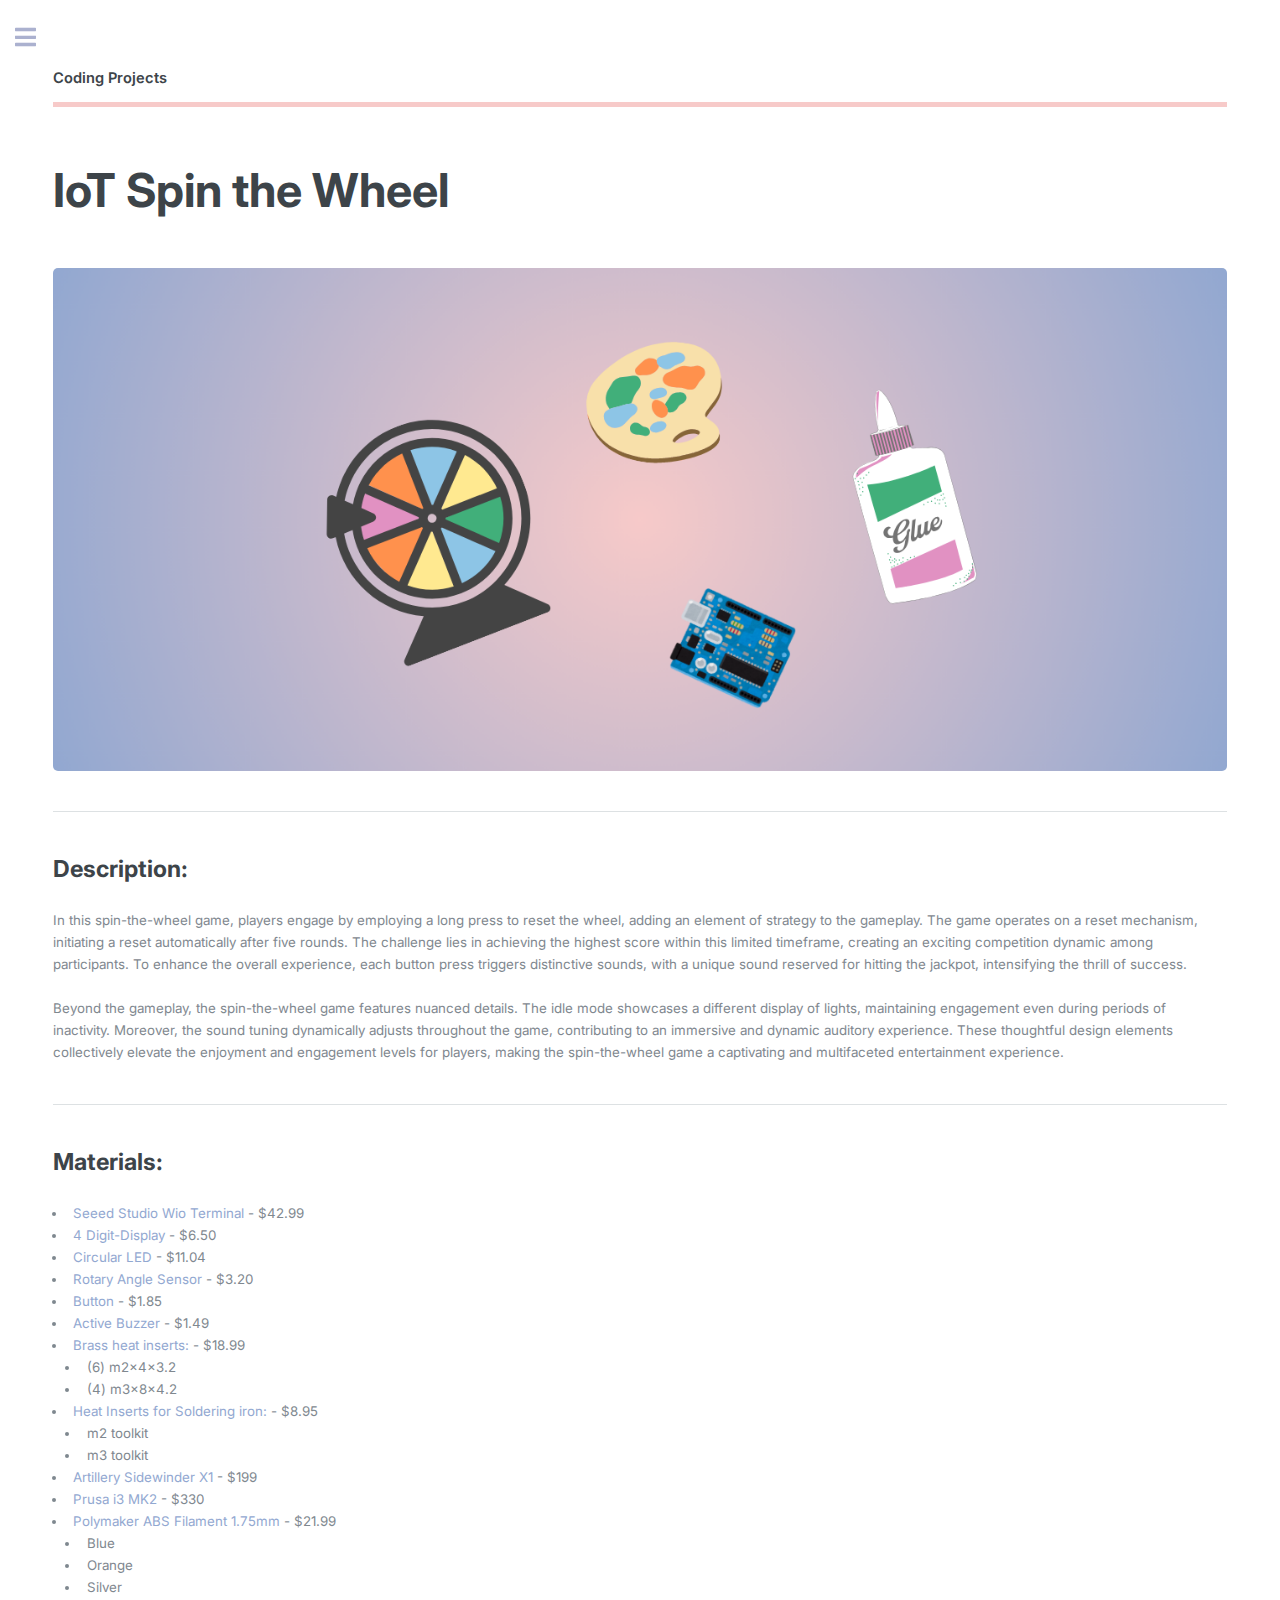
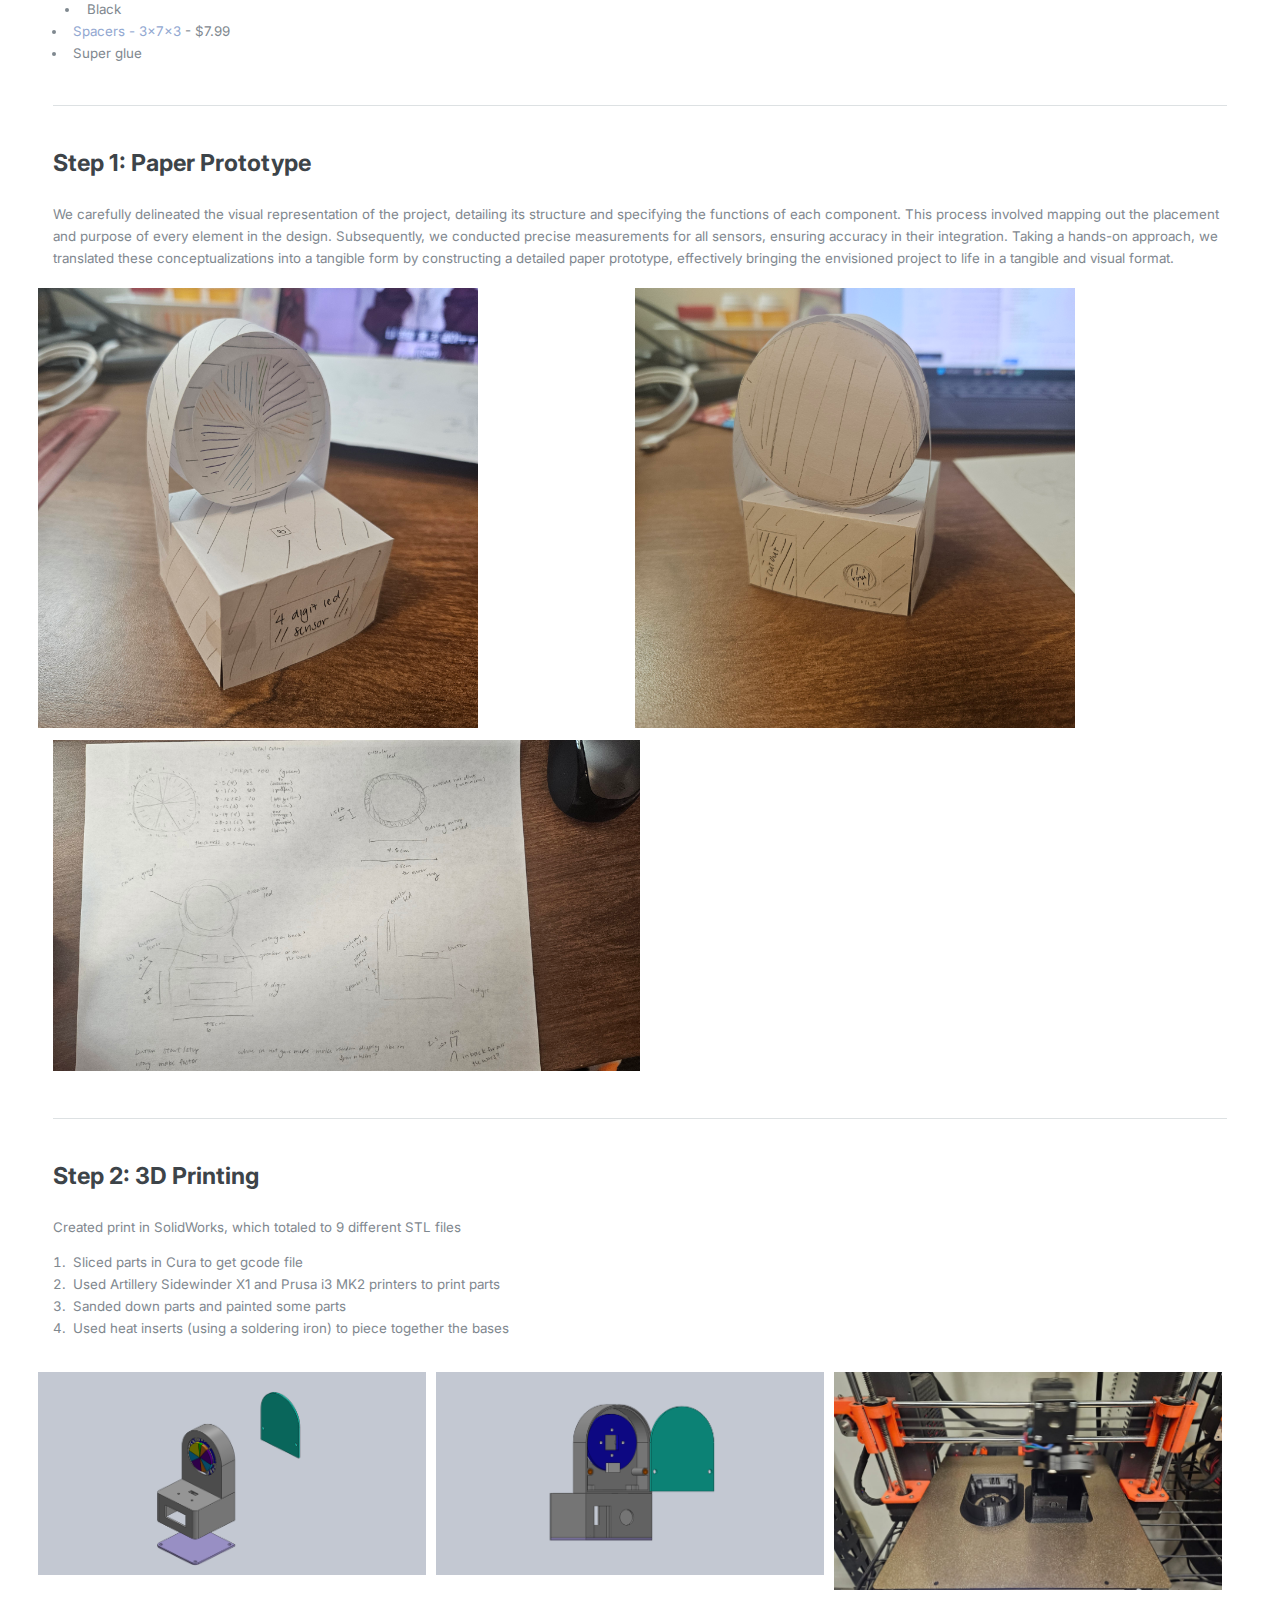
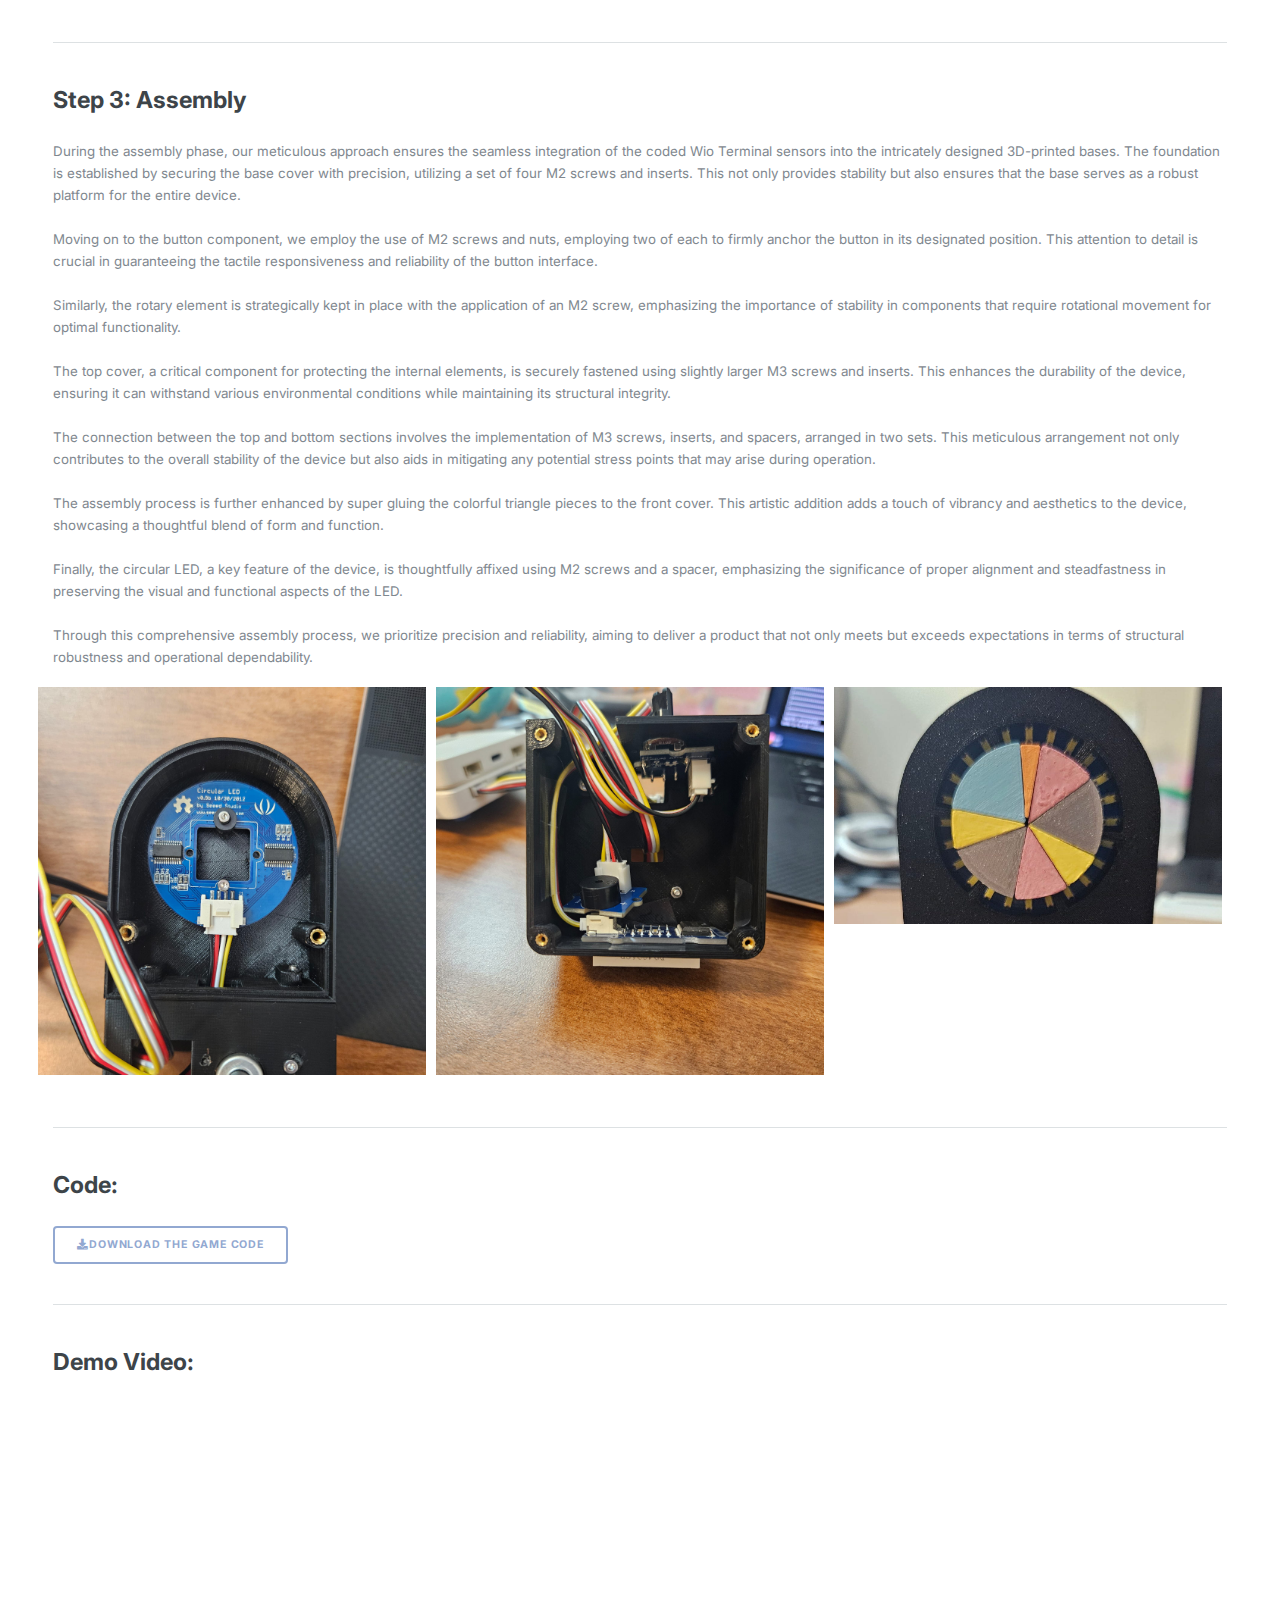
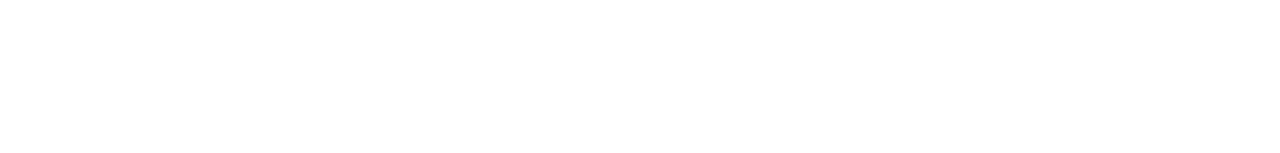
<file: spinthewheel.html>
<!DOCTYPE html>
<html>
  <head>
    <title>Spin the Wheel - Coding Project</title>
    <meta charset="utf-8" />
    <meta
      name="viewport"
      content="width=device-width, initial-scale=1, user-scalable=no"
    />
    <link rel="icon" type="image/x-icon" href="img/logo-portfolio.png">
    <link rel="stylesheet" href="css/information.css" />
  </head>
  <body class="is-preload">
    <!-- To Top Scroll -->
    <button id="toTop" class="fas" title="Go to top">&#xf106;</button>

    <!-- Wrapper -->
    <div id="wrapper">
      <div id="main">
        <div class="inner">
          <header id="header">
            <h4><strong>Coding Projects</strong></h4>
          </header>

          <!-- Content -->
          <section>
            <header class="main">
              <h1>IoT Spin the Wheel</h1>
            </header>

            <span class="image main"><img src="img/banners/Spin the Wheel Banner.png" alt="Spin the Wheel Banner" /></span>

            <hr class="major" />
            <h2>Description:</h2>
            <p>
              In this spin-the-wheel game, players engage by employing a long
              press to reset the wheel, adding an element of strategy to the
              gameplay. The game operates on a reset mechanism, initiating a
              reset automatically after five rounds. The challenge lies in
              achieving the highest score within this limited timeframe,
              creating an exciting competition dynamic among participants. To
              enhance the overall experience, each button press triggers
              distinctive sounds, with a unique sound reserved for hitting the
              jackpot, intensifying the thrill of success.
              <br /><br />
              Beyond the gameplay, the spin-the-wheel game features nuanced
              details. The idle mode showcases a different display of lights,
              maintaining engagement even during periods of inactivity.
              Moreover, the sound tuning dynamically adjusts throughout the
              game, contributing to an immersive and dynamic auditory
              experience. These thoughtful design elements collectively elevate
              the enjoyment and engagement levels for players, making the
              spin-the-wheel game a captivating and multifaceted entertainment
              experience.
            </p>

            <hr class="major" />
            <h2>Materials:</h2>
            <ul class="listlink">
              <li>
                <a
                  href="https://www.amazon.com/RTL8720DN-Microcontroller-Compatible-Raspberry-Micropython/dp/B087LNFZ2T/ref=asc_df_B087LNFZ2T/?tag=hyprod-20&linkCode=df0&hvadid=475750632217&hvpos=&hvnetw=g&hvrand=17914029077500709206&hvpone=&hvptwo=&hvqmt=&hvdev=c&hvdvcmdl=&hvlocint=&hvlocphy=9005677&hvtargid=pla-1102683629465&mcid=06fd6d0c474c34c79af024c704c3a149&gclid=Cj0KCQiA4NWrBhD-ARIsAFCKwWt6csV8hZz8rOg0VON2RoIB6Sbq68fijs2xCMR4VimW1GzVtO52rqIaAmyFEALw_wcB&th=1"
                  target="_blank"
                  >Seeed Studio Wio Terminal</a
                >
                - $42.99
              </li>
              <li>
                <a
                  href="https://www.seeedstudio.com/Grove-4-Digit-Display.html"
                  target="_blank"
                  >4 Digit-Display</a
                >
                - $6.50
              </li>
              <li>
                <a
                  href="https://www.electromaker.io/shop/product/grove-circular-led?gad_source=1&gclid=Cj0KCQiAyeWrBhDDARIsAGP1mWQT0-ZnnZU5-C7a4yXkseE4zeE5GyGOwOxjnYOStHeqyLGEUXdK9lEaAhCDEALw_wcB"
                  target="_blank"
                  >Circular LED</a
                >
                - $11.04
              </li>
              <li>
                <a
                  href="https://www.seeedstudio.com/Grove-Rotary-Angle-Sensor-P.html"
                  target="_blank"
                  >Rotary Angle Sensor</a
                >
                - $3.20
              </li>
              <li>
                <a
                  href="https://www.seeedstudio.com/Grove-Button.html"
                  target="_blank"
                  >Button</a
                >
                - $1.85
              </li>
              <li>
                <a
                  href="https://www.seeedstudio.com/Grove-Buzzer.html?queryID=62bf73d713bec390532615459958cc2d&objectID=1805&indexName=bazaar_retailer_products"
                  target="_blank"
                  >Active Buzzer</a
                >
                - $1.49
              </li>
              <li>
                <a
                  href="https://www.amazon.com/dp/B0BXD1YMNS?psc=1&ref=ppx_yo2ov_dt_b_product_details"
                  target="_blank"
                  >Brass heat inserts:</a
                >
                - $18.99
              </li>
              <ul>
                <li>(6) m2x4x3.2</li>
                <li>(4) m3x8x4.2</li>
              </ul>
              <li>
                <a
                  href="https://www.amazon.com/dp/B08B17VQLD?psc=1&ref=ppx_yo2ov_dt_b_product_details"
                  target="_blank"
                  >Heat Inserts for Soldering iron:</a
                >
                - $8.95
              </li>
              <ul>
                <li>m2 toolkit</li>
                <li>m3 toolkit</li>
              </ul>
              <li>
                <a
                  href="https://www.artillery3d.com/products/artillery-sw-x2-fdm-3d-printer-larger-printed-size-300x300x400mm?variant=47218677973278&currency=USD&utm_medium=product_sync&utm_source=google&utm_content=sag_organic&utm_campaign=sag_organic&gclid=Cj0KCQiA4NWrBhD-ARIsAFCKwWtSoATGA_1EreCIrhjacPH3_RBApmlzc4bu6lsyVOiIAO3RrTgFuiUaAtSfEALw_wcB"
                  target="_blank"
                  >Artillery Sidewinder X1</a
                >
                - $199
              </li>
              <li>
                <a
                  href="https://www.3dprintersonlinestore.com/fysetc-clone-prusa-i3-mk3s?gad_source=1&gclid=Cj0KCQiA4NWrBhD-ARIsAFCKwWvScA5-6NCd9GWp6Q6gJH7y_kg2km94EdB8RjQ1xy_6us75e6IQs7kaAm9AEALw_wcB"
                  target="_blank"
                  >Prusa i3 MK2</a
                >
                - $330
              </li>
              <li>
                <a
                  href="https://www.amazon.com/Polymaker-Filament-1-75mm-Resistant-Cardboard/dp/B09DKMW78Y/ref=asc_df_B09DKMW78Y/?tag=hyprod-20&linkCode=df0&hvadid=564678137160&hvpos=&hvnetw=g&hvrand=4790163705430179270&hvpone=&hvptwo=&hvqmt=&hvdev=c&hvdvcmdl=&hvlocint=&hvlocphy=9005677&hvtargid=pla-1594777350414&mcid=f002e9a165ee324aac119e7ab50d17d3&gclid=CjwKCAiAg9urBhB_EiwAgw88mdy2PsgkiJbxvRu4yF0S-yVg4qjIInB0fdAdPrOHG_t8VsaYKrhBjxoCWnoQAvD_BwE&th=1"
                  target="_blank"
                  >Polymaker ABS Filament 1.75mm</a
                >
                - $21.99
              </li>
              <ul>
                <li>Blue</li>
                <li>Orange</li>
                <li>Silver</li>
                <li>Black</li>
              </ul>
              <li>
                <a
                  href="https://www.amazon.com/dp/B0BXNZJ9G7?ref=ppx_yo2ov_dt_b_product_details&th=1"
                  target="_blank"
                  >Spacers - 3x7x3</a
                >
                - $7.99
              </li>
              <li>Super glue</li>
            </ul>

            <hr class="major" />
            <h2>Step 1: Paper Prototype</h2>
            <p>
              We carefully delineated the visual representation of the project,
              detailing its structure and specifying the functions of each
              component. This process involved mapping out the placement and
              purpose of every element in the design. Subsequently, we conducted
              precise measurements for all sensors, ensuring accuracy in their
              integration. Taking a hands-on approach, we translated these
              conceptualizations into a tangible form by constructing a detailed
              paper prototype, effectively bringing the envisioned project to
              life in a tangible and visual format.
            </p>
            <div class="row">
              <div class="column">
                <img src="img/spinwheel/Front_PaperPrototype.jpg" alt="Front Paper Prototype" style="width: 75%"/>
              </div>
              <div class="column">
                <img src="img/spinwheel/Back_PaperPrototype.jpg" alt="Back Paper Prototype" style="width: 75%"/>
              </div>
            </div>
            <img src="img/spinwheel/Sketch_SpintheWheel.jpg" alt="Sketch" style="width: 50%"/>

            <hr class="major" />
            <h2>Step 2: 3D Printing</h2>
            <p>
              Created print in SolidWorks, which totaled to 9 different STL
              files
            </p>
            <ol>
              <li>Sliced parts in Cura to get gcode file</li>
              <li>
                Used Artillery Sidewinder X1 and Prusa i3 MK2 printers to print
                parts
              </li>
              <li>Sanded down parts and painted some parts</li>
              <li>
                Used heat inserts (using a soldering iron) to piece together the
                bases
              </li>
            </ol>
            <div class="row">
              <div class="column-mult">
                <img src="img/spinwheel/Game_Isometric_All_Cover_Off.PNG" alt="Front Design with Back Cover" style="width: 100%"/>
              </div>
              <div class="column-mult">
                <img src="img/spinwheel/Game_Back_ Cover_Off.PNG" alt="Back Cover Off Design" style="width: 100%"/>
              </div>
              <div class="column-mult">
                <img src="img/spinwheel/3DPrinting.jpg" alt="3D printing" style="width: 100%"/>
              </div>
            </div>

            <hr class="major" />
            <h2>Step 3: Assembly</h2>
            <p>
              During the assembly phase, our meticulous approach ensures the
              seamless integration of the coded Wio Terminal sensors into the
              intricately designed 3D-printed bases. The foundation is
              established by securing the base cover with precision, utilizing a
              set of four M2 screws and inserts. This not only provides
              stability but also ensures that the base serves as a robust
              platform for the entire device. <br /><br />
              Moving on to the button component, we employ the use of M2 screws
              and nuts, employing two of each to firmly anchor the button in its
              designated position. This attention to detail is crucial in
              guaranteeing the tactile responsiveness and reliability of the
              button interface.<br /><br />
              Similarly, the rotary element is strategically kept in place with
              the application of an M2 screw, emphasizing the importance of
              stability in components that require rotational movement for
              optimal functionality.<br /><br />
              The top cover, a critical component for protecting the internal
              elements, is securely fastened using slightly larger M3 screws and
              inserts. This enhances the durability of the device, ensuring it
              can withstand various environmental conditions while maintaining
              its structural integrity.<br /><br />
              The connection between the top and bottom sections involves the
              implementation of M3 screws, inserts, and spacers, arranged in two
              sets. This meticulous arrangement not only contributes to the
              overall stability of the device but also aids in mitigating any
              potential stress points that may arise during operation.<br /><br />
              The assembly process is further enhanced by super gluing the
              colorful triangle pieces to the front cover. This artistic
              addition adds a touch of vibrancy and aesthetics to the device,
              showcasing a thoughtful blend of form and function.<br /><br />
              Finally, the circular LED, a key feature of the device, is
              thoughtfully affixed using M2 screws and a spacer, emphasizing the
              significance of proper alignment and steadfastness in preserving
              the visual and functional aspects of the LED.<br /><br />
              Through this comprehensive assembly process, we prioritize
              precision and reliability, aiming to deliver a product that not
              only meets but exceeds expectations in terms of structural
              robustness and operational dependability.
            </p>
            <div class="row">
              <div class="column-mult">
                <img src="img/spinwheel/insidetop.jpg" alt="Top view of inside" style="width: 100%"/>
              </div>
              <div class="column-mult">
                <img src="img/spinwheel/insidebottom.jpg" alt="Bottom view of inside" style="width: 100%"/>
              </div>
              <div class="column-mult">
                <img src="img/spinwheel/triangle.jpg" alt="Triangle pieces" style="width: 100%"/>
              </div>
            </div>

            <hr class="major" />
            <h2>Code:</h2>
            <a
              href="documents/GameWheel.zip"
              download="GameWheel"
            >
              <button class="btn">
                <i class="fa fa-download"></i>Download the Game Code
              </button>
            </a>

            <hr class="major" />
            <h2>Demo Video:</h2>
            <iframe
              width="560"
              height="315"
              src="https://www.youtube.com/embed/kk_nIfdVpw8?si=iSPdXYCwugDAmU8Z"
              title="YouTube video player"
              frameborder="0"
              allow="accelerometer; autoplay; clipboard-write; encrypted-media; gyroscope; picture-in-picture; web-share"
              referrerpolicy="strict-origin-when-cross-origin"
              allowfullscreen
            ></iframe>
          </section>
        </div>
      </div>

      <!-- Sidebar -->
      <div id="sidebar">
        <div class="inner">

          <!-- Menu -->
          <nav id="menu">
            <header class="major">
              <h2>Menu</h2>
            </header>
            <ul>
              <li><a href="index.html">Homepage</a></li>
              <li>
                <span class="opener">UX Projects</span>
                <ul>
                  <li><a href="hcicapstone.html" class="sidebar">HCI Capstone</a></li>
                  <li><a href="lingotalk.html" class="sidebar">LingoTalk</a></li>
                  <li><a href="smallcommercialagency.html" class="sidebar">Small Commercial Agency Research</a></li>
                  <li><a href="gameboy.html" class="sidebar">Game Boy Prototype</a></li>
                  <li><a href="wixobservation.html" class="sidebar">Wix Field Observation</a></li>
                </ul>
              </li>
              <li>
                <span class="opener">Coding Projects</span>
                <ul>
                  <li class="sidelist">IoT Spin the Wheel</li>
                  <li><a href="swimmingreaction.html" class="sidebar">Swimming Reaction Time</a></li>
                  <li><a href="arttag.html" class="sidebar">ArtTag</a></li>
                  <li><a href="animalcrossing.html" class="sidebar">Animal Crossing Hybrid App</a></li>
                </ul>
              </li>
              <li>
                <span class="opener">For Fun</span>
                <ul>
                  <li><a href="deardata.html" class="sidebar">Dear Data</a></li>
                  <li><a href="hitomezashi.html" class="sidebar">Hitomezahi & Randomness</a></li>
                  <li><a href="christmas.html" class="sidebar">Christmas Display</a></li>
                </ul>
              </li>
            </ul>
          </nav>
        </div>
      </div>
    </div>

    <!-- Scripts -->
    <script src="js/jquery.min.js"></script>
    <script src="js/browser.min.js"></script>
    <script src="js/breakpoints.min.js"></script>
    <script src="js/util.js"></script>
    <script src="js/main.js"></script>
  </body>
</html>
</file>
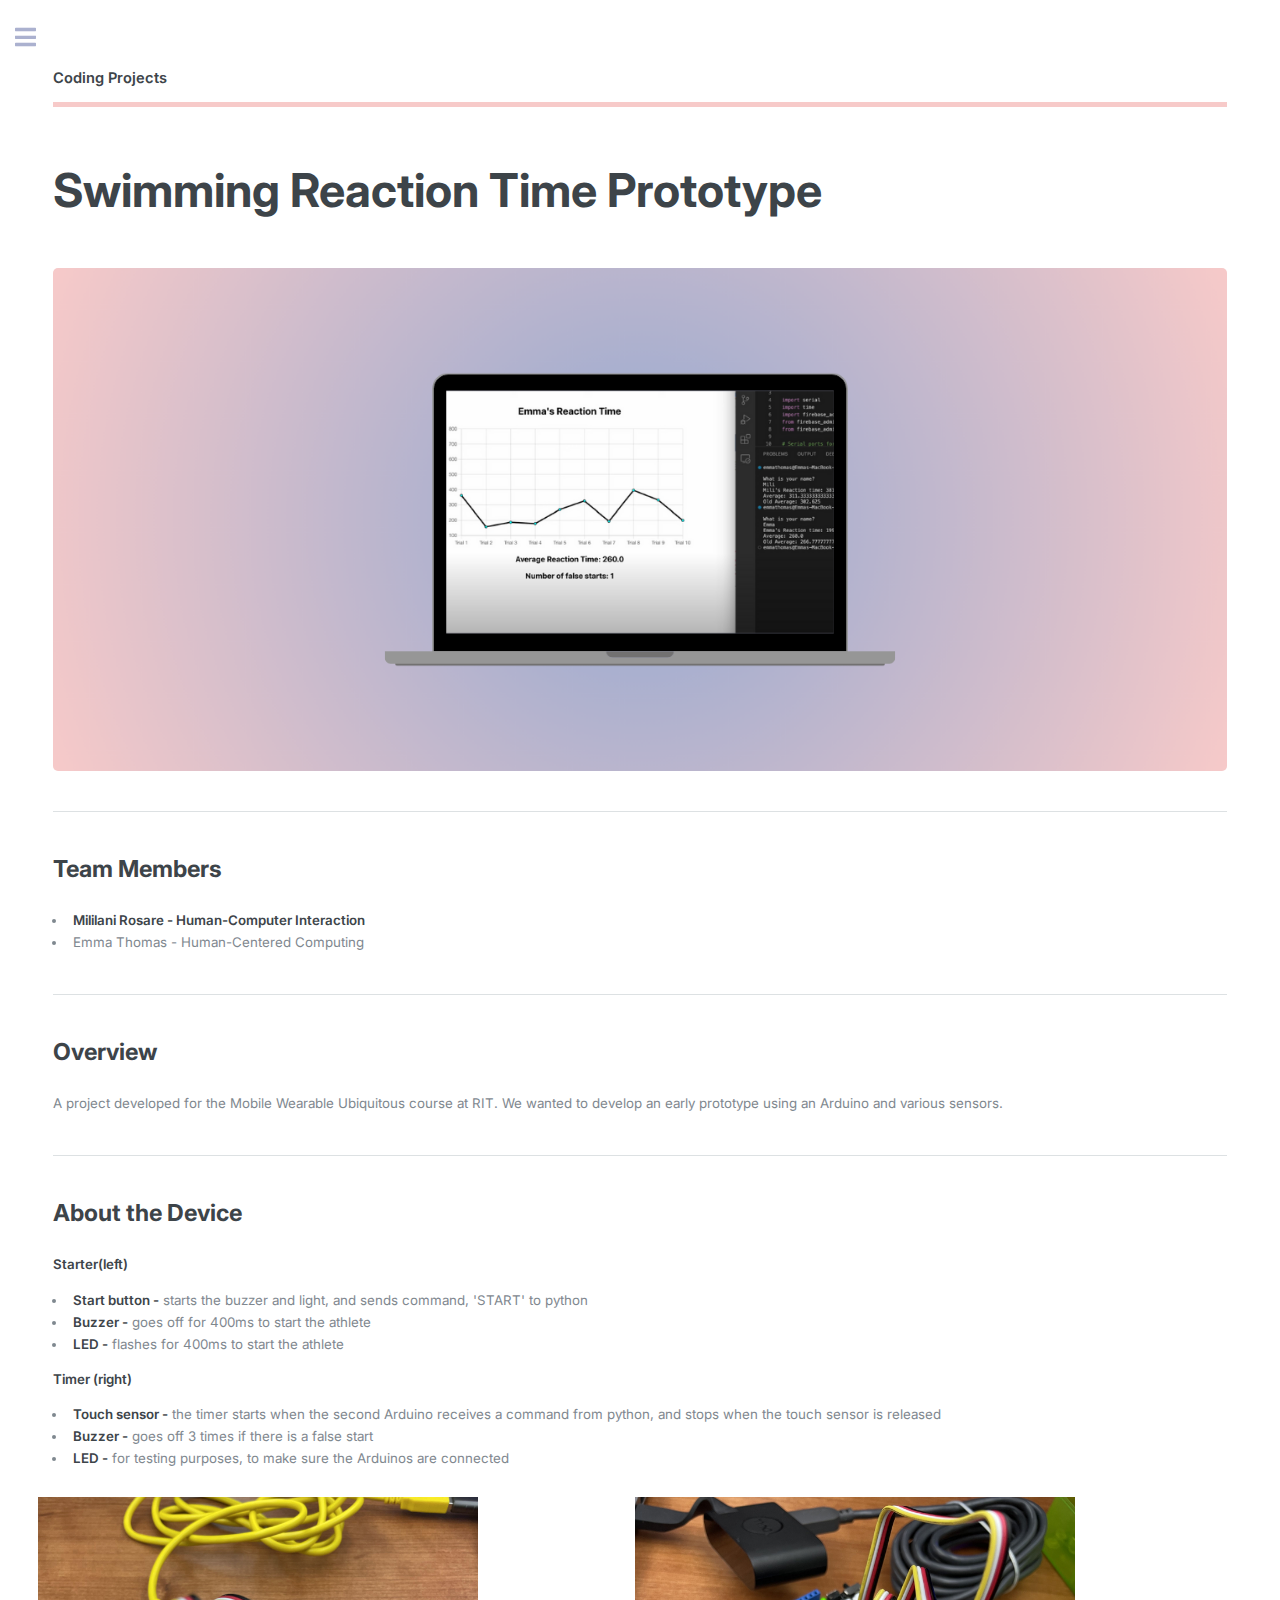
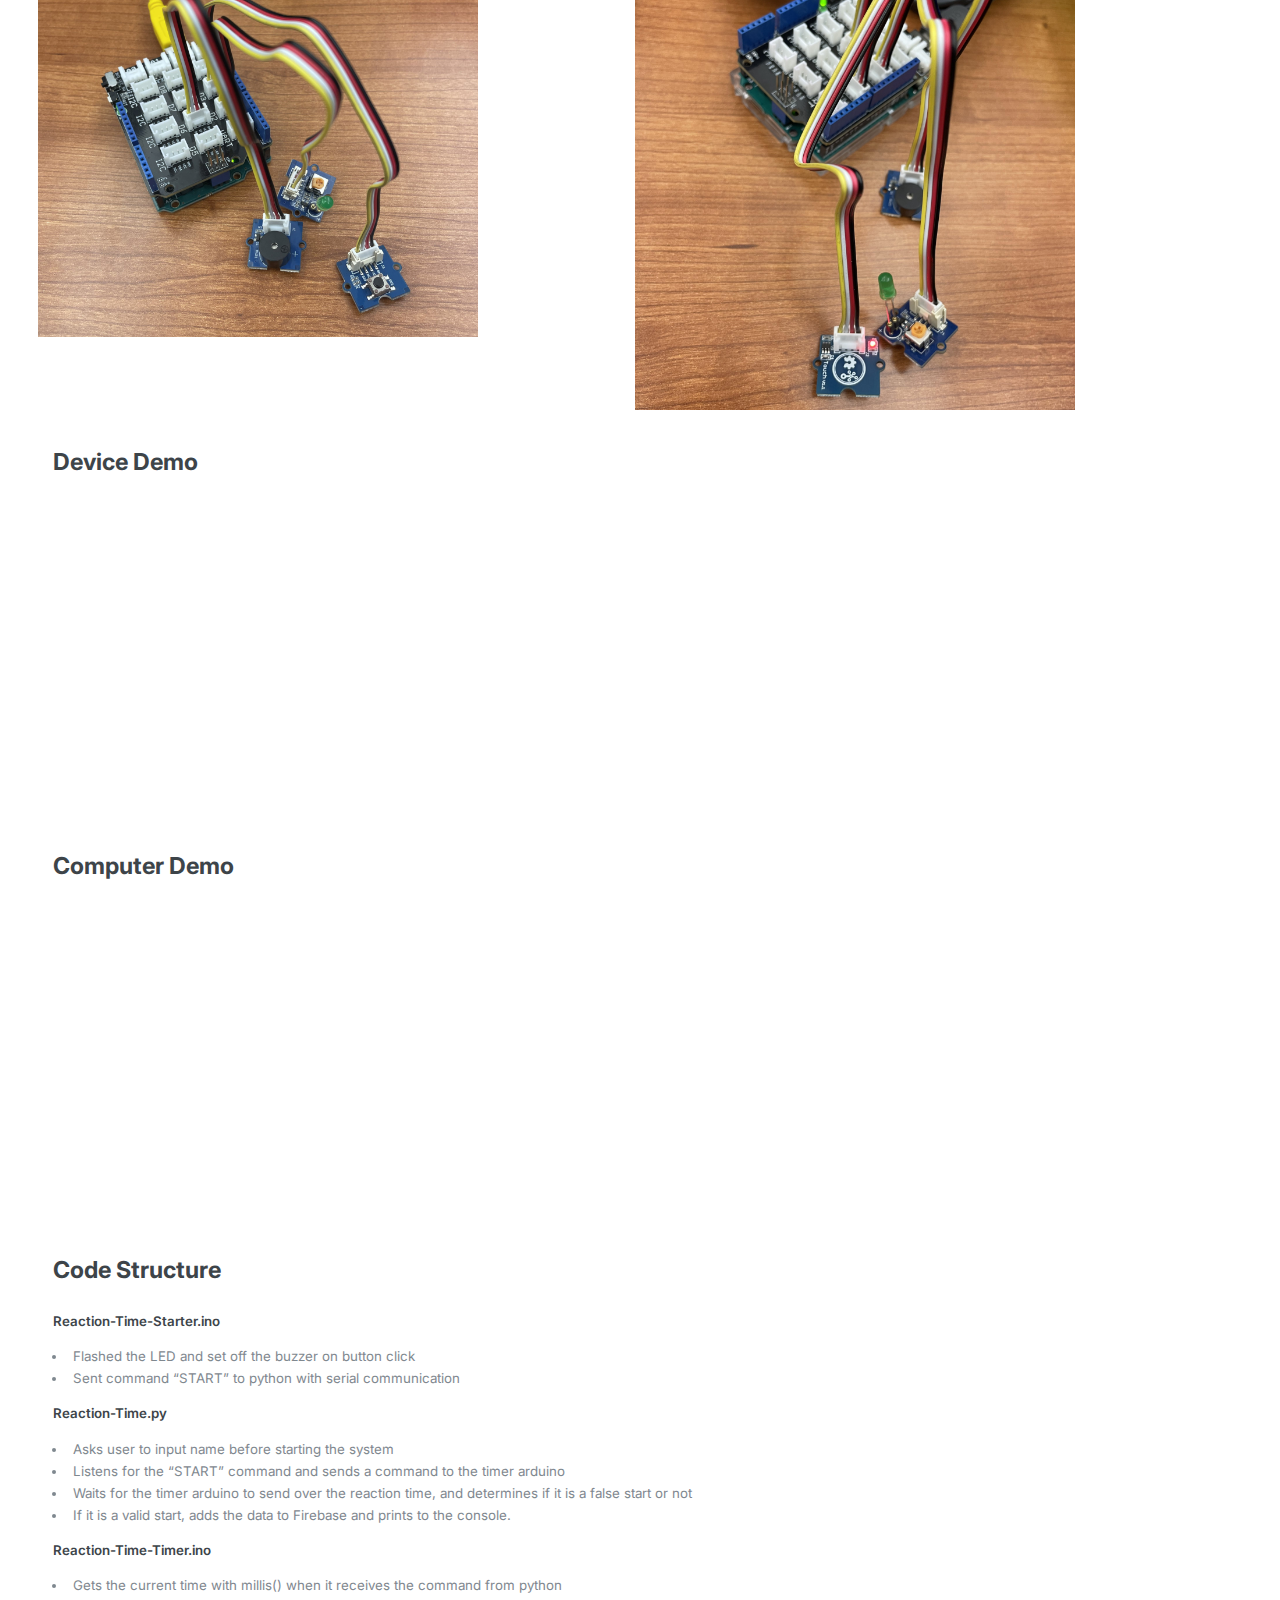
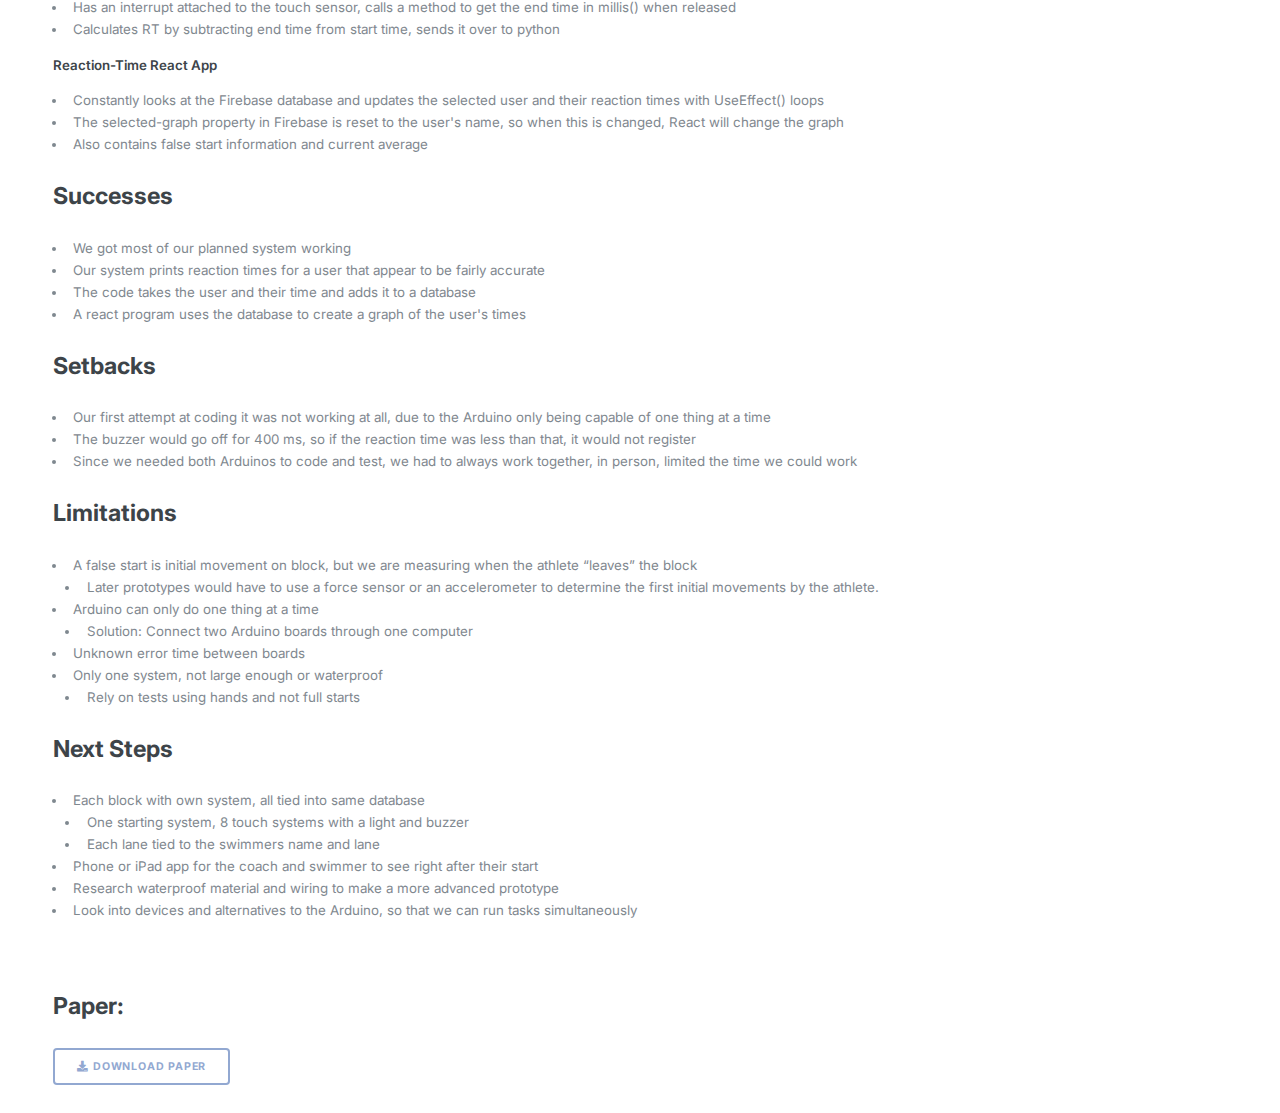
<file: swimmingreaction.html>
<!DOCTYPE html>
<html>
  <head>
    <title>Swimming Reaction Time Prototype - Coding Project</title>
    <meta charset="utf-8" />
    <meta
      name="viewport"
      content="width=device-width, initial-scale=1, user-scalable=no"
    />
    <link rel="icon" type="image/x-icon" href="img/logo-portfolio.png">
    <link rel="stylesheet" href="css/information.css" />
  </head>
  <body class="is-preload">
    <!-- To Top Scroll -->
    <button id="toTop" class="fas" title="Go to top">&#xf106;</button>

    <!-- Wrapper -->
    <div id="wrapper">
      <div id="main">
        <div class="inner">
          <header id="header">
            <h4><strong>Coding Projects</strong></h4>
          </header>

          <!-- Content -->
          <section>
            <header class="main">
              <h1>Swimming Reaction Time Prototype</h1>
            </header>

            <span class="image main"><img src="img/banners/Swimming Reaction Banner.png" alt="Swimming Reaction Banner" /></span>

            <hr class="major" />
            <h2>Team Members</h2>
            <ul>
              <li>
                <strong>Mililani Rosare - Human-Computer Interaction</strong>
              </li>

              <li>Emma Thomas - Human-Centered Computing</li>
            </ul>

            <hr class="major" />
            <h2>Overview</h2>
            <p>
              A project developed for the Mobile Wearable Ubiquitous course at
              RIT. We wanted to develop an early prototype using an Arduino and
              various sensors.
            </p>

            <hr class="major" />
            <h2>About the Device</h2>
            <p><strong>Starter(left)</strong></p>
            <ul>
              <li>
                <strong>Start button -</strong> starts the buzzer and light, and
                sends command, 'START' to python
              </li>
              <li>
                <strong>Buzzer -</strong> goes off for 400ms to start the
                athlete
              </li>
              <li>
                <strong>LED -</strong> flashes for 400ms to start the athlete
              </li>
            </ul>
            <p><strong>Timer (right)</strong></p>
            <ul>
              <li>
                <strong>Touch sensor -</strong> the timer starts when the second
                Arduino receives a command from python, and stops when the touch
                sensor is released
              </li>
              <li>
                <strong>Buzzer -</strong> goes off 3 times if there is a false
                start
              </li>
              <li>
                <strong>LED -</strong> for testing purposes, to make sure the
                Arduinos are connected
              </li>
            </ul>
            <br />
            <div class="row">
              <div class="column">
                <img
                  src="img/swimmingreaction/starter.jpg"
                  alt="Starter Arduino"
                  style="width: 75%"
                />
              </div>
              <div class="column">
                <img
                  src="img/swimmingreaction/timer.jpg"
                  alt="Timer Arduino"
                  style="width: 75%"
                />
              </div>
            </div>

            <h2>Device Demo</h2>
            <iframe
              width="560"
              height="315"
              src="https://www.youtube.com/embed/OluhHXfsxqU?si=vXq1g2FU33ZVa8Tr"
              title="YouTube video player"
              frameborder="0"
              allow="accelerometer; autoplay; clipboard-write; encrypted-media; gyroscope; picture-in-picture; web-share"
              referrerpolicy="strict-origin-when-cross-origin"
              allowfullscreen
            ></iframe>

            <h2>Computer Demo</h2>
            <iframe
              width="560"
              height="315"
              src="https://www.youtube.com/embed/PbeUq7h5zK4?si=ES6Hx7BX2LP-zchh"
              title="YouTube video player"
              frameborder="0"
              allow="accelerometer; autoplay; clipboard-write; encrypted-media; gyroscope; picture-in-picture; web-share"
              referrerpolicy="strict-origin-when-cross-origin"
              allowfullscreen
            ></iframe>

            <h2>Code Structure</h2>
            <p><b>Reaction-Time-Starter.ino</b></p>
            <ul>
              <li>Flashed the LED and set off the buzzer on button click</li>
              <li>Sent command “START” to python with serial communication</li>
            </ul>
            <p><b>Reaction-Time.py</b></p>
            <ul>
              <li>Asks user to input name before starting the system</li>
              <li>
                Listens for the “START” command and sends a command to the timer
                arduino
              </li>
              <li>
                Waits for the timer arduino to send over the reaction time, and
                determines if it is a false start or not
              </li>
              <li>
                If it is a valid start, adds the data to Firebase and prints to
                the console.
              </li>
            </ul>
            <p><b>Reaction-Time-Timer.ino</b></p>
            <ul>
              <li>
                Gets the current time with millis() when it receives the command
                from python
              </li>
              <li>
                Has an interrupt attached to the touch sensor, calls a method to
                get the end time in millis() when released
              </li>
              <li>
                Calculates RT by subtracting end time from start time, sends it
                over to python
              </li>
            </ul>
            <p><b>Reaction-Time React App</b></p>
            <ul>
              <li>
                Constantly looks at the Firebase database and updates the
                selected user and their reaction times with UseEffect() loops
              </li>
              <li>
                The selected-graph property in Firebase is reset to the user's
                name, so when this is changed, React will change the graph
              </li>
              <li>Also contains false start information and current average</li>
            </ul>

            <h2>Successes</h2>
            <ul>
              <li>We got most of our planned system working</li>
              <li>
                Our system prints reaction times for a user that appear to be
                fairly accurate
              </li>
              <li>
                The code takes the user and their time and adds it to a database
              </li>
              <li>
                A react program uses the database to create a graph of the
                user's times
              </li>
            </ul>

            <h2>Setbacks</h2>
            <ul>
              <li>
                Our first attempt at coding it was not working at all, due to
                the Arduino only being capable of one thing at a time
              </li>
              <li>
                The buzzer would go off for 400 ms, so if the reaction time was
                less than that, it would not register
              </li>
              <li>
                Since we needed both Arduinos to code and test, we had to always
                work together, in person, limited the time we could work
              </li>
            </ul>

            <h2>Limitations</h2>
            <ul>
              <li>
                A false start is initial movement on block, but we are measuring
                when the athlete “leaves” the block
              </li>
              <ul>
                <li>
                  Later prototypes would have to use a force sensor or an
                  accelerometer to determine the first initial movements by the
                  athlete.
                </li>
              </ul>
              <li>Arduino can only do one thing at a time</li>
              <ul>
                <li>
                  Solution: Connect two Arduino boards through one computer
                </li>
              </ul>
              <li>Unknown error time between boards</li>
              <li>Only one system, not large enough or waterproof</li>
              <ul>
                <li>Rely on tests using hands and not full starts</li>
              </ul>
            </ul>

            <h2>Next Steps</h2>
            <ul>
              <li>Each block with own system, all tied into same database</li>
              <ul>
                <li>
                  One starting system, 8 touch systems with a light and buzzer
                </li>
                <li>Each lane tied to the swimmers name and lane</li>
              </ul>
              <li>
                Phone or iPad app for the coach and swimmer to see right after
                their start
              </li>
              <li>
                Research waterproof material and wiring to make a more advanced
                prototype
              </li>
              <li>
                Look into devices and alternatives to the Arduino, so that we
                can run tasks simultaneously
              </li>
            </ul>

            <br>
            <br>
            <h2>Paper:</h2>
            <a
              href="documents/Swimming_Reaction_Time_for_Analysis.pdf"
              download="Swimming_Reaction_Time_for_Analysis"
            >
              <button class="btn">
                <i class="fa fa-download"></i> Download Paper
              </button>
            </a>
          </section>
        </div>
      </div>

      <!-- Sidebar -->
      <div id="sidebar">
        <div class="inner">

          <!-- Menu -->
          <nav id="menu">
            <header class="major">
              <h2>Menu</h2>
            </header>
            <ul>
              <li><a href="index.html">Homepage</a></li>
              <li>
                <span class="opener">UX Projects</span>
                <ul>
                  <li><a href="hcicapstone.html" class="sidebar">HCI Capstone</a></li>
                  <li><a href="lingotalk.html" class="sidebar">LingoTalk</a></li>
                  <li>
                    <a href="smallcommercialagency.html" class="sidebar"
                      >Small Commercial Agency Research</a
                    >
                  </li>
                  <li><a href="gameboy.html" class="sidebar">Game Boy Prototype</a></li>
                  <li>
                    <a href="wixobservation.html" class="sidebar">Wix Field Observation</a>
                  </li>
                </ul>
              </li>
              <li>
                <span class="opener">Coding Projects</span>
                <ul>
                  <li><a href="spinthewheel.html" class="sidebar">IoT Spin the Wheel</a></li>
                  <li class="sidelist">
                    Swimming Reaction Time
                  </li>
                  <li><a href="arttag.html" class="sidebar">ArtTag</a></li>
                  <li>
                    <a href="animalcrossing.html" class="sidebar">Animal Crossing Hybrid App</a>
                  </li>
                </ul>
              </li>
              <li>
                <span class="opener">For Fun</span>
                <ul>
                  <li><a href="deardata.html" class="sidebar">Dear Data</a></li>
                  <li>
                    <a href="hitomezashi.html" class="sidebar">Hitomezahi & Randomness</a>
                  </li>
                  <li><a href="christmas.html" class="sidebar">Christmas Display</a></li>
                </ul>
              </li>
            </ul>
          </nav>
        </div>
      </div>
    </div>

    <!-- Scripts -->
    <script src="js/jquery.min.js"></script>
    <script src="js/browser.min.js"></script>
    <script src="js/breakpoints.min.js"></script>
    <script src="js/util.js"></script>
    <script src="js/main.js"></script>
  </body>
</html>
</file>
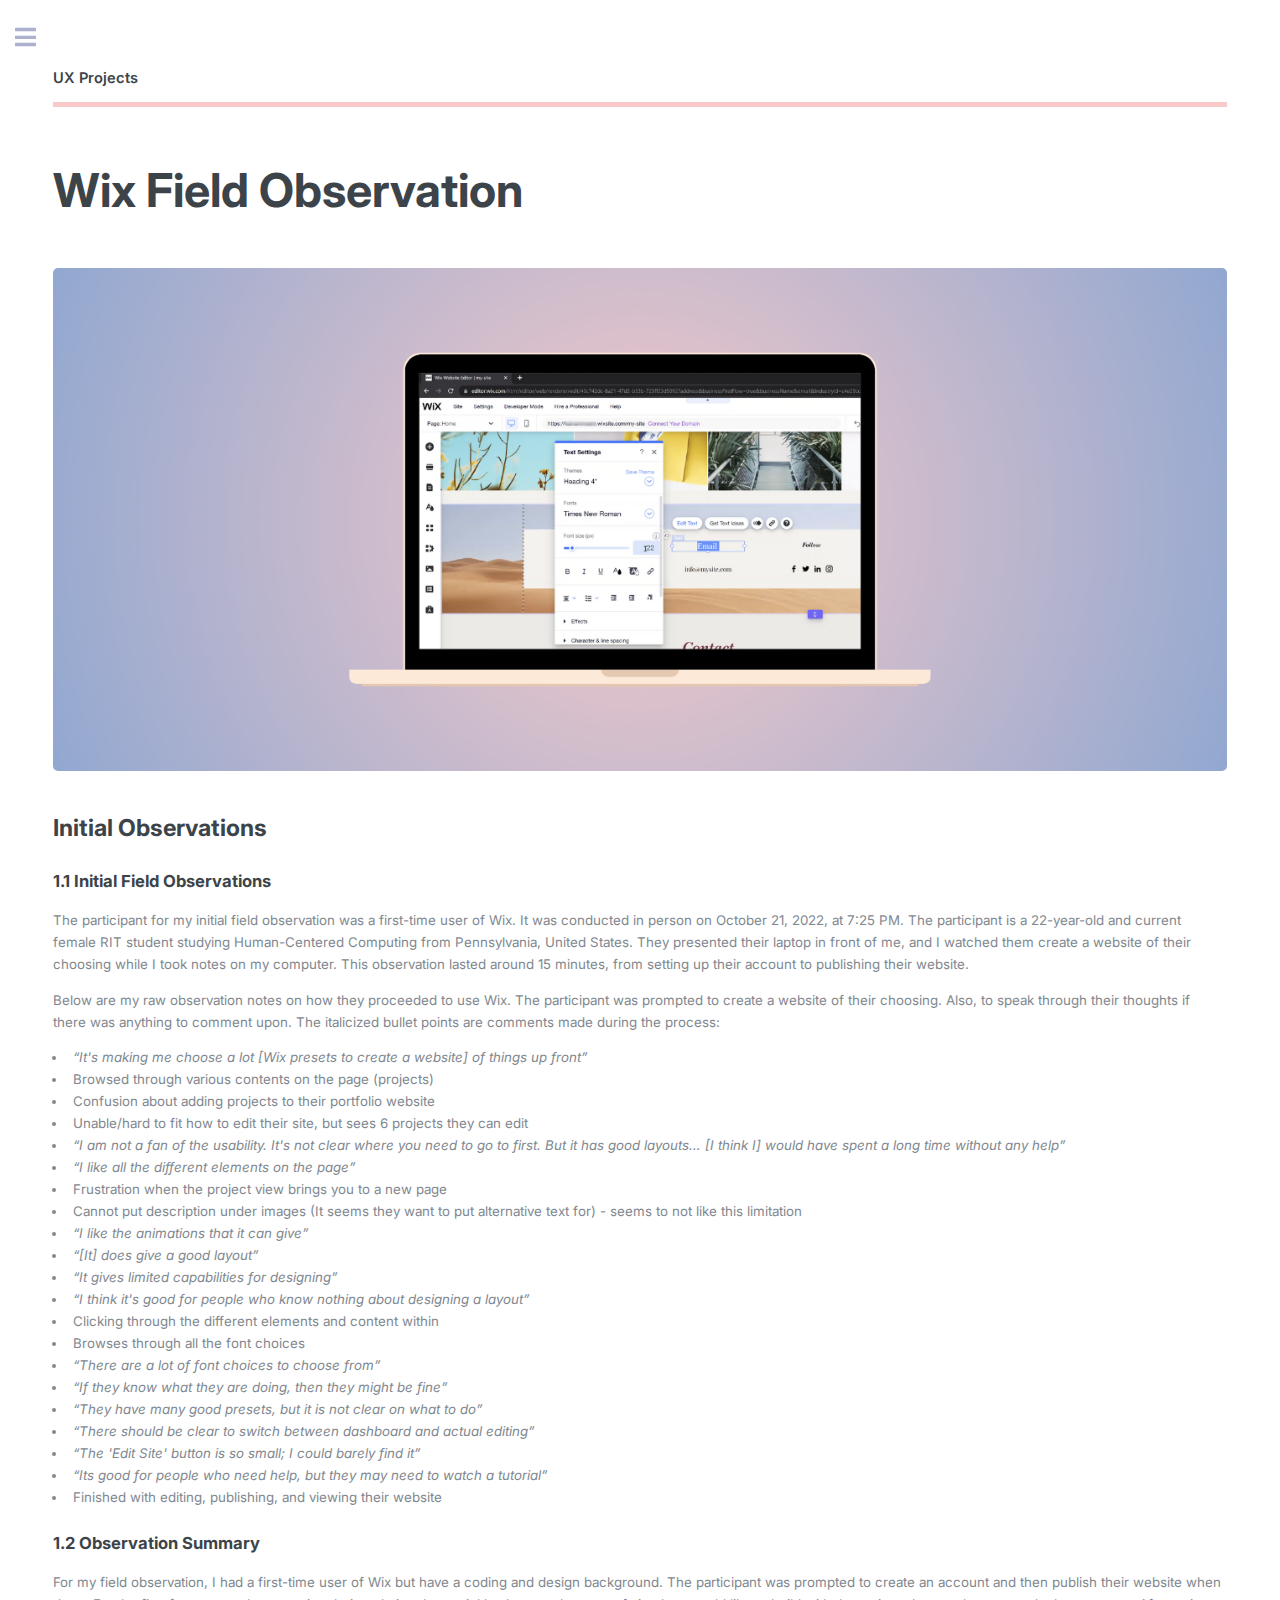
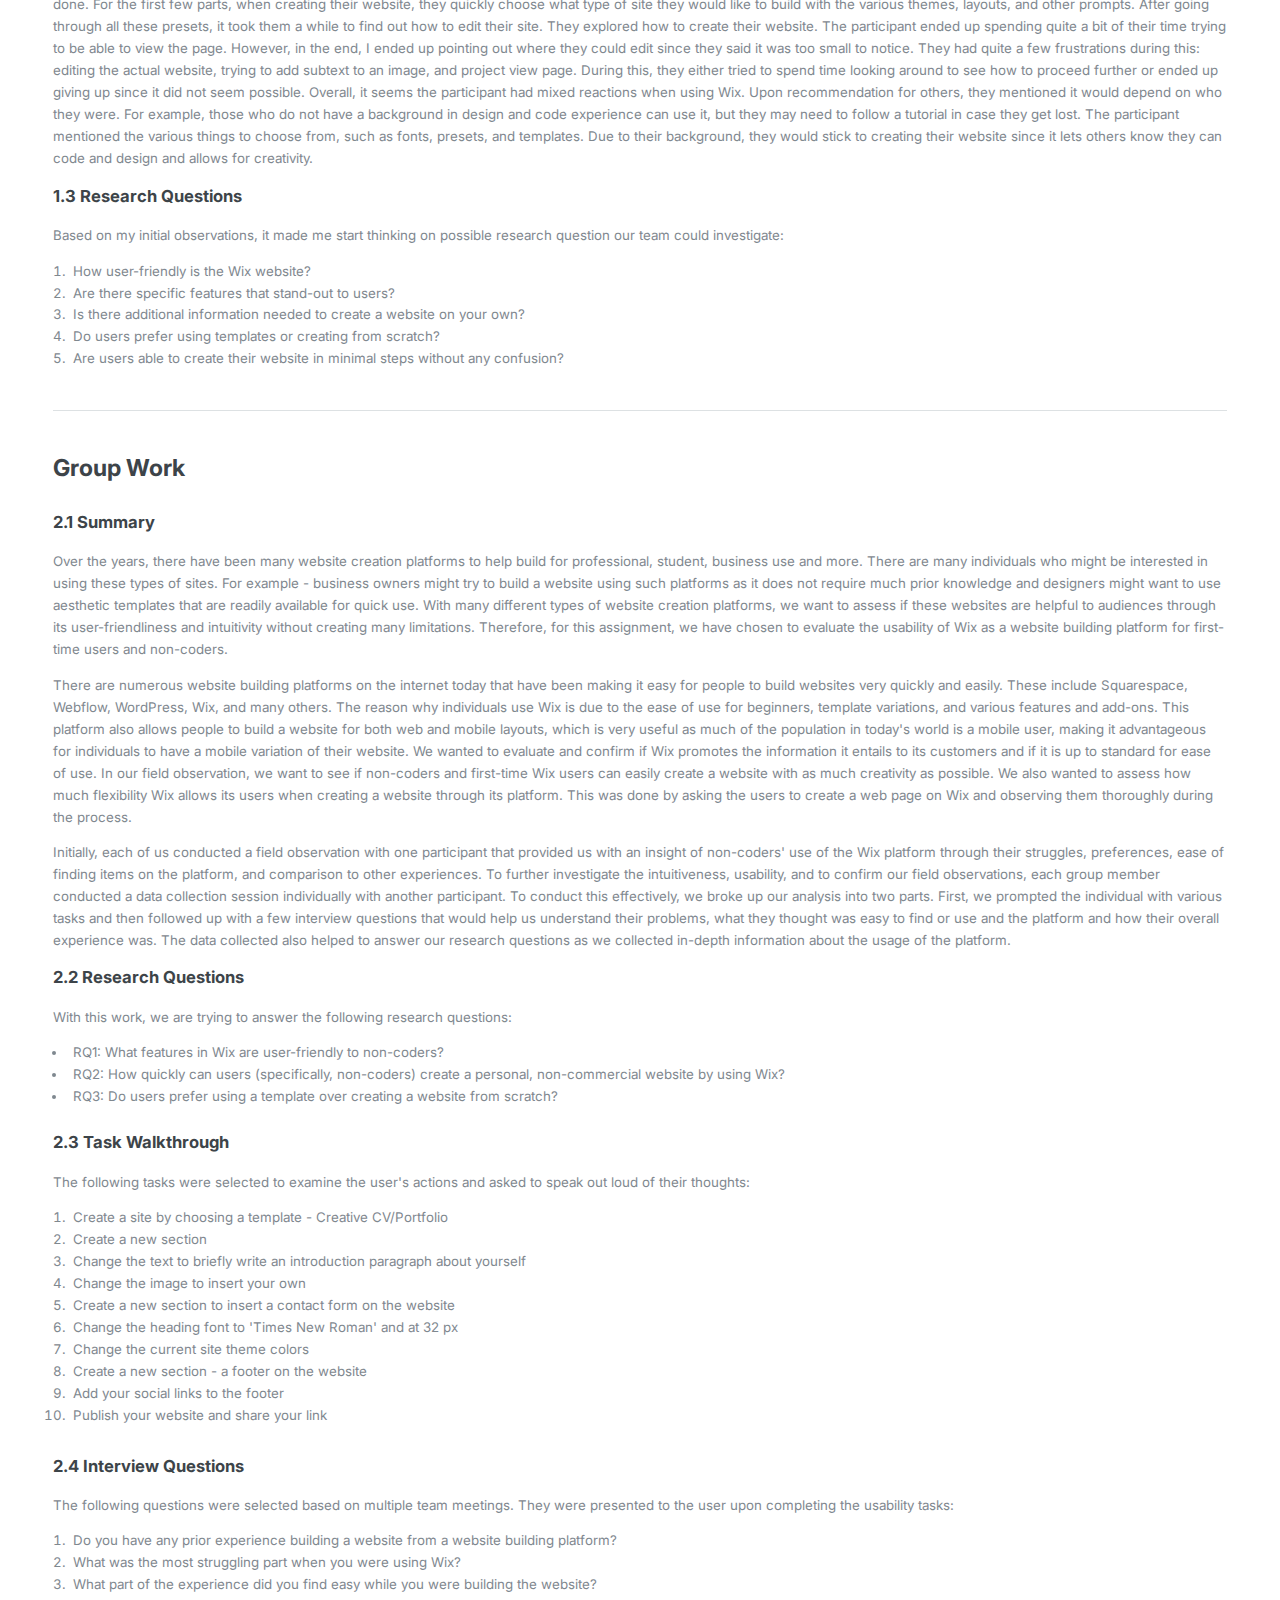
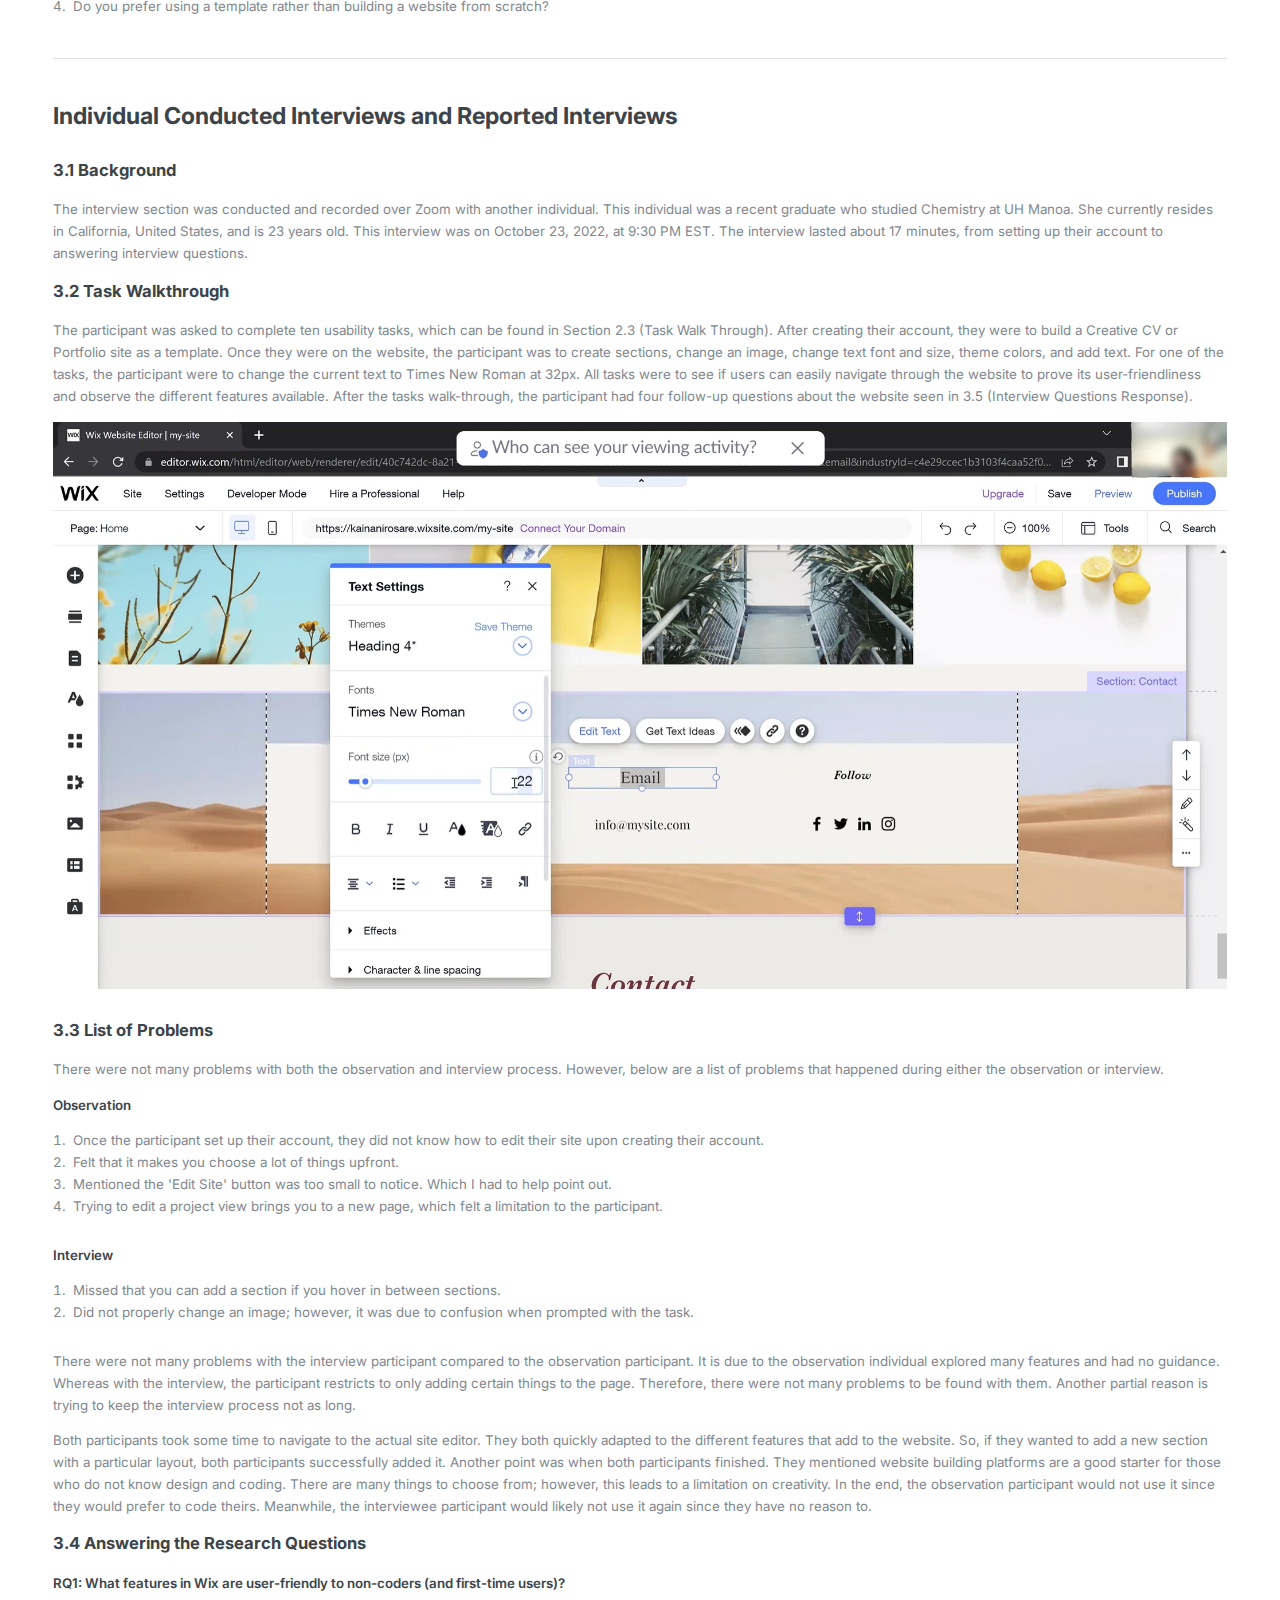
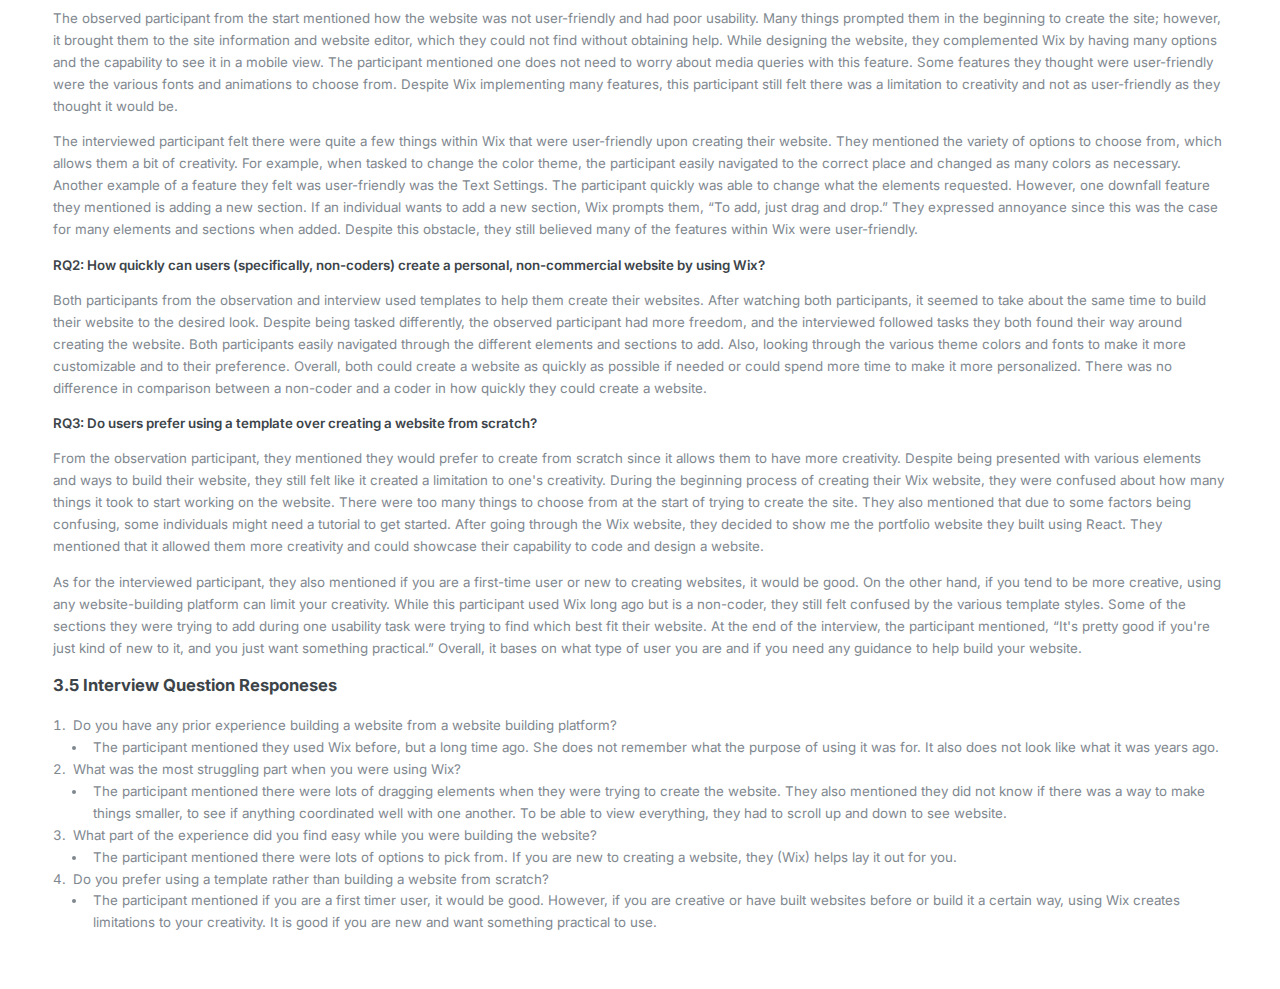
<file: wixobservation.html>
<!DOCTYPE html>
<html>
  <head>
    <title>Wix Field Observation - UX Project</title>
    <meta charset="utf-8" />
    <meta
      name="viewport"
      content="width=device-width, initial-scale=1, user-scalable=no"
    />
    <link rel="icon" type="image/x-icon" href="img/logo-portfolio.png">
    <link rel="stylesheet" href="css/information.css" />
  </head>
  <body class="is-preload">
    <!-- To Top Scroll -->
    <button id="toTop" class="fas" title="Go to top">&#xf106;</button>

    <!-- Wrapper -->
    <div id="wrapper">
      <div id="main">
        <div class="inner">
          <header id="header">
            <h4><strong>UX Projects</strong></h4>
          </header>

          <!-- Content -->
          <section>
            <header class="main">
              <h1>Wix Field Observation</h1>
            </header>

            <span class="image main"><img src="img/banners/Wix Observation Banner.png" alt="Wix Observation Banner" /></span>

            <h2>Initial Observations</h2>
            <h3>1.1 Initial Field Observations</h3>
            <p>
              The participant for my initial field observation was a first-time
              user of Wix. It was conducted in person on October 21, 2022, at
              7:25 PM. The participant is a 22-year-old and current female RIT
              student studying Human-Centered Computing from Pennsylvania,
              United States. They presented their laptop in front of me, and I
              watched them create a website of their choosing while I took notes
              on my computer. This observation lasted around 15 minutes, from
              setting up their account to publishing their website.
            </p>
            <p>
              Below are my raw observation notes on how they proceeded to use
              Wix. The participant was prompted to create a website of their
              choosing. Also, to speak through their thoughts if there was
              anything to comment upon. The italicized bullet points are
              comments made during the process:
            </p>
            <ul>
              <li>
                <i
                  >“It's making me choose a lot [Wix presets to create a
                  website] of things up front”</i
                >
              </li>
              <li>Browsed through various contents on the page (projects)</li>
              <li>
                Confusion about adding projects to their portfolio website
              </li>
              <li>
                Unable/hard to fit how to edit their site, but sees 6 projects
                they can edit
              </li>
              <li>
                <i
                  >“I am not a fan of the usability. It's not clear where you
                  need to go to first. But it has good layouts… [I think I]
                  would have spent a long time without any help”</i
                >
              </li>
              <li><i>“I like all the different elements on the page”</i></li>
              <li>
                Frustration when the project view brings you to a new page
              </li>
              <li>
                Cannot put description under images (It seems they want to put
                alternative text for) - seems to not like this limitation
              </li>
              <li><i>“I like the animations that it can give”</i></li>
              <li><i>“[It] does give a good layout”</i></li>
              <li><i>“It gives limited capabilities for designing”</i></li>
              <li>
                <i
                  >“I think it's good for people who know nothing about
                  designing a layout”</i
                >
              </li>
              <li>
                Clicking through the different elements and content within
              </li>
              <li>Browses through all the font choices</li>
              <li><i>“There are a lot of font choices to choose from”</i></li>
              <li>
                <i
                  >“If they know what they are doing, then they might be
                  fine”</i
                >
              </li>
              <li>
                <i
                  >“They have many good presets, but it is not clear on what to
                  do”</i
                >
              </li>
              <li>
                <i
                  >“There should be clear to switch between dashboard and actual
                  editing”</i
                >
              </li>
              <li>
                <i
                  >“The 'Edit Site' button is so small; I could barely find
                  it”</i
                >
              </li>
              <li>
                <i
                  >“Its good for people who need help, but they may need to
                  watch a tutorial”</i
                >
              </li>
              <li>
                Finished with editing, publishing, and viewing their website
              </li>
            </ul>
            <br />

            <h3>1.2 Observation Summary</h3>
            <p>
              For my field observation, I had a first-time user of Wix but have
              a coding and design background. The participant was prompted to
              create an account and then publish their website when done. For
              the first few parts, when creating their website, they quickly
              choose what type of site they would like to build with the various
              themes, layouts, and other prompts. After going through all these
              presets, it took them a while to find out how to edit their site.
              They explored how to create their website. The participant ended
              up spending quite a bit of their time trying to be able to view
              the page. However, in the end, I ended up pointing out where they
              could edit since they said it was too small to notice. They had
              quite a few frustrations during this: editing the actual website,
              trying to add subtext to an image, and project view page. During
              this, they either tried to spend time looking around to see how to
              proceed further or ended up giving up since it did not seem
              possible. Overall, it seems the participant had mixed reactions
              when using Wix. Upon recommendation for others, they mentioned it
              would depend on who they were. For example, those who do not have
              a background in design and code experience can use it, but they
              may need to follow a tutorial in case they get lost. The
              participant mentioned the various things to choose from, such as
              fonts, presets, and templates. Due to their background, they would
              stick to creating their website since it lets others know they can
              code and design and allows for creativity.
            </p>

            <h3>1.3 Research Questions</h3>
            <p>
              Based on my initial observations, it made me start thinking on
              possible research question our team could investigate:
            </p>
            <ol>
              <li>How user-friendly is the Wix website?</li>
              <li>Are there specific features that stand-out to users?</li>
              <li>
                Is there additional information needed to create a website on
                your own?
              </li>
              <li>Do users prefer using templates or creating from scratch?</li>
              <li>
                Are users able to create their website in minimal steps without
                any confusion?
              </li>
            </ol>

            <hr class="major" />

            <h2>Group Work</h2>
            <h3>2.1 Summary</h3>
            <p>
              Over the years, there have been many website creation platforms to
              help build for professional, student, business use and more. There
              are many individuals who might be interested in using these types
              of sites. For example - business owners might try to build a
              website using such platforms as it does not require much prior
              knowledge and designers might want to use aesthetic templates that
              are readily available for quick use. With many different types of
              website creation platforms, we want to assess if these websites
              are helpful to audiences through its user-friendliness and
              intuitivity without creating many limitations. Therefore, for this
              assignment, we have chosen to evaluate the usability of Wix as a
              website building platform for first-time users and non-coders.
            </p>
            <p>
              There are numerous website building platforms on the internet
              today that have been making it easy for people to build websites
              very quickly and easily. These include Squarespace, Webflow,
              WordPress, Wix, and many others. The reason why individuals use
              Wix is due to the ease of use for beginners, template variations,
              and various features and add-ons. This platform also allows people
              to build a website for both web and mobile layouts, which is very
              useful as much of the population in today's world is a mobile
              user, making it advantageous for individuals to have a mobile
              variation of their website. We wanted to evaluate and confirm if
              Wix promotes the information it entails to its customers and if it
              is up to standard for ease of use. In our field observation, we
              want to see if non-coders and first-time Wix users can easily
              create a website with as much creativity as possible. We also
              wanted to assess how much flexibility Wix allows its users when
              creating a website through its platform. This was done by asking
              the users to create a web page on Wix and observing them
              thoroughly during the process.
            </p>
            <p>
              Initially, each of us conducted a field observation with one
              participant that provided us with an insight of non-coders' use of
              the Wix platform through their struggles, preferences, ease of
              finding items on the platform, and comparison to other
              experiences. To further investigate the intuitiveness, usability,
              and to confirm our field observations, each group member conducted
              a data collection session individually with another participant.
              To conduct this effectively, we broke up our analysis into two
              parts. First, we prompted the individual with various tasks and
              then followed up with a few interview questions that would help us
              understand their problems, what they thought was easy to find or
              use and the platform and how their overall experience was. The
              data collected also helped to answer our research questions as we
              collected in-depth information about the usage of the platform.
            </p>

            <h3>2.2 Research Questions</h3>
            <p>
              With this work, we are trying to answer the following research
              questions:
            </p>
            <ul>
              <li>
                RQ1: What features in Wix are user-friendly to non-coders?
              </li>
              <li>
                RQ2: How quickly can users (specifically, non-coders) create a
                personal, non-commercial website by using Wix?
              </li>
              <li>
                RQ3: Do users prefer using a template over creating a website
                from scratch?
              </li>
            </ul>
            <br />

            <h3>2.3 Task Walkthrough</h3>
            <p>
              The following tasks were selected to examine the user's actions
              and asked to speak out loud of their thoughts:
            </p>
            <ol>
              <li>
                Create a site by choosing a template - Creative CV/Portfolio
              </li>
              <li>Create a new section</li>
              <li>
                Change the text to briefly write an introduction paragraph about
                yourself
              </li>
              <li>Change the image to insert your own</li>
              <li>
                Create a new section to insert a contact form on the website
              </li>
              <li>Change the heading font to 'Times New Roman' and at 32 px</li>
              <li>Change the current site theme colors</li>
              <li>Create a new section - a footer on the website</li>
              <li>Add your social links to the footer</li>
              <li>Publish your website and share your link</li>
            </ol>

            <h3>2.4 Interview Questions</h3>
            <p>
              The following questions were selected based on multiple team
              meetings. They were presented to the user upon completing the
              usability tasks:
            </p>
            <ol>
              <li>
                Do you have any prior experience building a website from a
                website building platform?
              </li>
              <li>
                What was the most struggling part when you were using Wix?
              </li>
              <li>
                What part of the experience did you find easy while you were
                building the website?
              </li>
              <li>
                Do you prefer using a template rather than building a website
                from scratch?
              </li>
            </ol>

            <hr class="major" />
            <h2>Individual Conducted Interviews and Reported Interviews</h2>
            <h3>3.1 Background</h3>
            <p>
              The interview section was conducted and recorded over Zoom with
              another individual. This individual was a recent graduate who
              studied Chemistry at UH Manoa. She currently resides in
              California, United States, and is 23 years old. This interview was
              on October 23, 2022, at 9:30 PM EST. The interview lasted about 17
              minutes, from setting up their account to answering interview
              questions.
            </p>

            <h3>3.2 Task Walkthrough</h3>
            <p>
              The participant was asked to complete ten usability tasks, which
              can be found in Section 2.3 (Task Walk Through). After creating
              their account, they were to build a Creative CV or Portfolio site
              as a template. Once they were on the website, the participant was
              to create sections, change an image, change text font and size,
              theme colors, and add text. For one of the tasks, the participant
              were to change the current text to Times New Roman at 32px. All
              tasks were to see if users can easily navigate through the website
              to prove its user-friendliness and observe the different features
              available. After the tasks walk-through, the participant had four
              follow-up questions about the website seen in 3.5 (Interview
              Questions Response).
            </p>
            <img src="img/wix/participant-screen.png" alt="Participant's screen during tasks" style="width: 100%;"/>

            <br><br>

            <h3>3.3 List of Problems</h3>
            <p>
              There were not many problems with both the observation and
              interview process. However, below are a list of problems that
              happened during either the observation or interview.
            </p>
            <p><b>Observation</b></p>
            <ol>
              <li>
                Once the participant set up their account, they did not know how
                to edit their site upon creating their account.
              </li>
              <li>Felt that it makes you choose a lot of things upfront.</li>
              <li>
                Mentioned the 'Edit Site' button was too small to notice. Which
                I had to help point out.
              </li>
              <li>
                Trying to edit a project view brings you to a new page, which
                felt a limitation to the participant.
              </li>
            </ol>
            <p><b>Interview</b></p>
            <ol>
              <li>
                Missed that you can add a section if you hover in between
                sections.
              </li>
              <li>
                Did not properly change an image; however, it was due to
                confusion when prompted with the task.
              </li>
            </ol>
            <p>
              There were not many problems with the interview participant
              compared to the observation participant. It is due to the
              observation individual explored many features and had no guidance.
              Whereas with the interview, the participant restricts to only
              adding certain things to the page. Therefore, there were not many
              problems to be found with them. Another partial reason is trying
              to keep the interview process not as long.
            </p>
            <p>
              Both participants took some time to navigate to the actual site
              editor. They both quickly adapted to the different features that
              add to the website. So, if they wanted to add a new section with a
              particular layout, both participants successfully added it.
              Another point was when both participants finished. They mentioned
              website building platforms are a good starter for those who do not
              know design and coding. There are many things to choose from;
              however, this leads to a limitation on creativity. In the end, the
              observation participant would not use it since they would prefer
              to code theirs. Meanwhile, the interviewee participant would
              likely not use it again since they have no reason to.
            </p>

            <h3>3.4 Answering the Research Questions</h3>
            <p>
              <b
                >RQ1: What features in Wix are user-friendly to non-coders (and
                first-time users)?</b
              >
            </p>
            <p>
              The observed participant from the start mentioned how the website
              was not user-friendly and had poor usability. Many things prompted
              them in the beginning to create the site; however, it brought them
              to the site information and website editor, which they could not
              find without obtaining help. While designing the website, they
              complemented Wix by having many options and the capability to see
              it in a mobile view. The participant mentioned one does not need
              to worry about media queries with this feature. Some features they
              thought were user-friendly were the various fonts and animations
              to choose from. Despite Wix implementing many features, this
              participant still felt there was a limitation to creativity and
              not as user-friendly as they thought it would be.
            </p>
            <p>
              The interviewed participant felt there were quite a few things
              within Wix that were user-friendly upon creating their website.
              They mentioned the variety of options to choose from, which allows
              them a bit of creativity. For example, when tasked to change the
              color theme, the participant easily navigated to the correct place
              and changed as many colors as necessary. Another example of a
              feature they felt was user-friendly was the Text Settings. The
              participant quickly was able to change what the elements
              requested. However, one downfall feature they mentioned is adding
              a new section. If an individual wants to add a new section, Wix
              prompts them, “To add, just drag and drop.” They expressed
              annoyance since this was the case for many elements and sections
              when added. Despite this obstacle, they still believed many of the
              features within Wix were user-friendly.
            </p>
            <p>
              <b
                >RQ2: How quickly can users (specifically, non-coders) create a
                personal, non-commercial website by using Wix?</b
              >
            </p>
            <p>
              Both participants from the observation and interview used
              templates to help them create their websites. After watching both
              participants, it seemed to take about the same time to build their
              website to the desired look. Despite being tasked differently, the
              observed participant had more freedom, and the interviewed
              followed tasks they both found their way around creating the
              website. Both participants easily navigated through the different
              elements and sections to add. Also, looking through the various
              theme colors and fonts to make it more customizable and to their
              preference. Overall, both could create a website as quickly as
              possible if needed or could spend more time to make it more
              personalized. There was no difference in comparison between a
              non-coder and a coder in how quickly they could create a website.
            </p>
            <p>
              <b
                >RQ3: Do users prefer using a template over creating a website
                from scratch?</b
              >
            </p>
            <p>
              From the observation participant, they mentioned they would prefer
              to create from scratch since it allows them to have more
              creativity. Despite being presented with various elements and ways
              to build their website, they still felt like it created a
              limitation to one's creativity. During the beginning process of
              creating their Wix website, they were confused about how many
              things it took to start working on the website. There were too
              many things to choose from at the start of trying to create the
              site. They also mentioned that due to some factors being
              confusing, some individuals might need a tutorial to get started.
              After going through the Wix website, they decided to show me the
              portfolio website they built using React. They mentioned that it
              allowed them more creativity and could showcase their capability
              to code and design a website.
            </p>
            <p>
              As for the interviewed participant, they also mentioned if you are
              a first-time user or new to creating websites, it would be good.
              On the other hand, if you tend to be more creative, using any
              website-building platform can limit your creativity. While this
              participant used Wix long ago but is a non-coder, they still felt
              confused by the various template styles. Some of the sections they
              were trying to add during one usability task were trying to find
              which best fit their website. At the end of the interview, the
              participant mentioned, “It's pretty good if you're just kind of
              new to it, and you just want something practical.” Overall, it
              bases on what type of user you are and if you need any guidance to
              help build your website.
            </p>

            <h3>3.5 Interview Question Responeses</h3>
            <ol>
              <li>Do you have any prior experience building a website from a website building platform?
                <ul>
                  <li>The participant mentioned they used Wix before, but a long time ago. She does not remember what the purpose of using it was for. It also does not look like what it was years ago.</li>
                </ul>
              </li>
              <li>What was the most struggling part when you were using Wix?
                <ul>
                  <li>The participant mentioned there were lots of dragging elements when they were trying to create the website. They also mentioned they did not know if there was a way to make things smaller, to see if anything coordinated well with one another. To be able to view everything, they had to scroll up and down to see website.</li>
                </ul>
              </li>
              <li>What part of the experience did you find easy while you were building the website?
                <ul>
                  <li>The participant mentioned there were lots of options to pick from. If you are new to creating a website, they (Wix) helps lay it out for you.</li>
                </ul>
              </li>
              <li>Do you prefer using a template rather than building a website from scratch?
                <ul>
                  <li>The participant mentioned if you are a first timer user, it would be good. However, if you are creative or have built websites before or build it a certain way, using Wix creates limitations to your creativity. It is good if you are new and want something practical to use.</li>
                </ul>
              </li>
            </ol>
          </section>
        </div>
      </div>

      <!-- Sidebar -->
      <div id="sidebar">
        <div class="inner">

          <!-- Menu -->
          <nav id="menu">
            <header class="major">
              <h2>Menu</h2>
            </header>
            <ul>
              <li><a href="index.html">Homepage</a></li>
              <li>
                <span class="opener">UX Projects</span>
                <ul>
                  <li><a href="hcicapstone.html" class="sidebar">HCI Capstone</a></li>
                  <li><a href="lingotalk.html" class="sidebar">LingoTalk</a></li>
                  <li>
                    <a href="smallcommercialagency.html" class="sidebar"
                      >Small Commercial Agency Research</a
                    >
                  </li>
                  <li><a href="gameboy.html" class="sidebar">Game Boy Prototype</a></li>
                  <li class="sidelist">
                    Wix Field Observation
                  </li>
                </ul>
              </li>
              <li>
                <span class="opener">Coding Projects</span>
                <ul>
                  <li><a href="spinthewheel.html" class="sidebar">IoT Spin the Wheel</a></li>
                  <li>
                    <a href="swimmingreaction.html" class="sidebar">Swimming Reaction Time</a>
                  </li>
                  <li><a href="arttag.html" class="sidebar">ArtTag</a></li>
                  <li>
                    <a href="animalcrossing.html" class="sidebar">Animal Crossing Hybrid App</a>
                  </li>
                </ul>
              </li>
              <li>
                <span class="opener">For Fun</span>
                <ul>
                  <li><a href="deardata.html" class="sidebar">Dear Data</a></li>
                  <li>
                    <a href="hitomezashi.html" class="sidebar">Hitomezahi & Randomness</a>
                  </li>
                  <li><a href="christmas.html" class="sidebar">Christmas Display</a></li>
                </ul>
              </li>
            </ul>
          </nav>
        </div>
      </div>
    </div>

    <!-- Scripts -->
    <script src="js/jquery.min.js"></script>
    <script src="js/browser.min.js"></script>
    <script src="js/breakpoints.min.js"></script>
    <script src="js/util.js"></script>
    <script src="js/main.js"></script>
  </body>
</html>
</file>
<file: css/information.css>
@import url("https://use.fontawesome.com/releases/v5.13.0/css/all.css");
@import url('https://fonts.googleapis.com/css2?family=Inter:ital,opsz,wght@0,14..32,100..900;1,14..32,100..900&display=swap');

html, body, div, span, applet, object,
iframe, h1, h2, h3, h4, h5, h6, p, blockquote,
pre, a, abbr, acronym, address, big, cite,
code, del, dfn, em, img, ins, kbd, q, s, samp,
small, strike, strong, sub, sup, tt, var, b,
u, i, center, dl, dt, dd, ol, ul, li, fieldset,
form, label, legend, table, caption, tbody,
tfoot, thead, tr, th, td, article, aside,
canvas, details, embed, figure, figcaption,
footer, header, hgroup, menu, nav, output, ruby,
section, summary, time, mark, audio, video {
  margin: 0;
  padding: 0;
  border: 0;
  font-size: 100%;
  font: inherit;
  vertical-align: baseline; }

article, aside, details, figcaption, figure,
footer, header, hgroup, menu, nav, section {
  display: block; }

body {
  line-height: 1; }

ol, ul {
  list-style: none; }

blockquote, q {
  quotes: none; }
  blockquote:before, blockquote:after, q:before, q:after {
    content: '';
    content: none; }

table {
  border-collapse: collapse;
  border-spacing: 0; }

body {
  -webkit-text-size-adjust: none; }

mark {
  background-color: transparent;
  color: inherit; }

input::-moz-focus-inner {
  border: 0;
  padding: 0; }

input, select, textarea {
  -moz-appearance: none;
  -webkit-appearance: none;
  -ms-appearance: none;
  appearance: none; }

/* Basic */
@-ms-viewport {
  width: device-width; }

body {
  -ms-overflow-style: scrollbar; }

@media screen and (max-width: 480px) {
  html, body {
    min-width: 320px; } }

html {
  box-sizing: border-box; }

*, *:before, *:after {
  box-sizing: inherit; }

body {
  background: #ffffff; }
  body.is-preload *, body.is-preload *:before, body.is-preload *:after, body.is-resizing *, body.is-resizing *:before, body.is-resizing *:after {
    -moz-animation: none !important;
    -webkit-animation: none !important;
    -ms-animation: none !important;
    animation: none !important;
    -moz-transition: none !important;
    -webkit-transition: none !important;
    -ms-transition: none !important;
    transition: none !important; }

/* Type */
body, input, select, textarea {
  color: #7f888f;
  font-family: "Inter", sans-serif;
  font-size: 13pt;
  font-weight: 400;
  line-height: 1.65; }
  @media screen and (max-width: 1680px) {
    body, input, select, textarea {
      font-size: 11pt; } }
  @media screen and (max-width: 1280px) {
    body, input, select, textarea {
      font-size: 10pt; } }
  @media screen and (max-width: 360px) {
    body, input, select, textarea {
      font-size: 9pt; } }

a {
  -moz-transition: color 0.2s ease-in-out, border-bottom-color 0.2s ease-in-out;
  -webkit-transition: color 0.2s ease-in-out, border-bottom-color 0.2s ease-in-out;
  -ms-transition: color 0.2s ease-in-out, border-bottom-color 0.2s ease-in-out;
  transition: color 0.2s ease-in-out, border-bottom-color 0.2s ease-in-out;
  /* border-bottom: dotted 1px; */
  color: #92a8d1;
  text-decoration: none; }
  a:hover {
    color: #abb1cf !important; }
    a:hover strong {
      color: inherit; }

ul.listlink a:hover, li.listlink a:hover {
  text-decoration: underline;
}

a:hover.sidebar{
  text-decoration: underline;
}

strong, b {
  color: #3d4449;
  font-weight: 600; }

em, i {
  font-style: italic; }

p {
  margin: 1em 0; }

p.extraspace{
  margin: 1em 0;
}

h1, h2, h3, h4, h5, h6 {
  color: #3d4449;
  font-family: "Inter", serif;
  font-weight: 700;
  line-height: 1.5;
  margin: 0 0 1em 0; }
  h1 a, h2 a, h3 a, h4 a, h5 a, h6 a {
    color: inherit;
    text-decoration: none;
    border-bottom: 0; }

h1 {
  font-size: 4em;
  margin: 0 0 0.5em 0;
  line-height: 1.3; }

h2 {
  font-size: 1.75em; 
  margin: 1em 0;
}

h3 {
  font-size: 1.25em; }

h3.extraspace{
  margin:1em 0;
}

h4 {
  font-size: 1.1em; }

h5 {
  font-size: 0.9em; }

h6 {
  font-size: 0.7em; }

@media screen and (max-width: 1680px) {
  h1 {
    font-size: 3.5em; } }

@media screen and (max-width: 980px) {
  h1 {
    font-size: 3.25em; } }

@media screen and (max-width: 736px) {
  h1 {
    font-size: 2em;
    line-height: 1.4; }
  h2 {
    font-size: 1.5em; } }

sub {
  font-size: 0.8em;
  position: relative;
  top: 0.5em; }

sup {
  font-size: 0.8em;
  position: relative;
  top: -0.5em; }

blockquote {
  border-left: solid 3px rgba(210, 215, 217, 0.75);
  font-style: italic;
  margin: 0 0 2em 0;
  padding: 0.5em 0 0.5em 2em; }

code {
  background: rgba(230, 235, 237, 0.25);
  border-radius: 0.375em;
  border: solid 1px rgba(210, 215, 217, 0.75);
  font-family: "Courier New", monospace;
  font-size: 0.9em;
  margin: 0 0.25em;
  padding: 0.25em 0.65em; }

pre {
  -webkit-overflow-scrolling: touch;
  font-family: "Courier New", monospace;
  font-size: 0.9em;
  margin: 0 0 2em 0; }
  pre code {
    display: block;
    line-height: 1.75;
    padding: 1em 1.5em;
    overflow-x: auto; }

hr {
  border: 0;
  border-bottom: solid 1px rgba(210, 215, 217, 0.75);
  margin: 2em 0; }
  hr.major {
    margin: 3em 0; }

.align-left {
  text-align: left; }

.align-center {
  text-align: center; }

.align-right {
  text-align: right; }

/* Row */
.row {
  display: flex;
  flex-wrap: wrap;
  box-sizing: border-box;
  align-items: stretch; }
  .row > * {
    box-sizing: border-box; }
  .row.gtr-uniform > * > :last-child {
    margin-bottom: 0; }
  .row.aln-left {
    justify-content: flex-start; }
  .row.aln-center {
    justify-content: center; }
  .row.aln-right {
    justify-content: flex-end; }
  .row.aln-top {
    align-items: flex-start; }
  .row.aln-middle {
    align-items: center; }
  .row.aln-bottom {
    align-items: flex-end; }
  .row > .imp {
    order: -1; }
  .row > .col-1 {
    width: 8.33333%; }
  .row > .off-1 {
    margin-left: 8.33333%; }
  .row > .col-2 {
    width: 16.66667%; }
  .row > .off-2 {
    margin-left: 16.66667%; }
  .row > .col-3 {
    width: 25%; }
  .row > .off-3 {
    margin-left: 25%; }
  .row > .col-4 {
    width: 33.33333%; }
  .row > .off-4 {
    margin-left: 33.33333%; }
  .row > .col-5 {
    width: 41.66667%; }
  .row > .off-5 {
    margin-left: 41.66667%; }
  .row > .col-6 {
    width: 50%; }
  .row > .off-6 {
    margin-left: 50%; }
  .row > .col-7 {
    width: 58.33333%; }
  .row > .off-7 {
    margin-left: 58.33333%; }
  .row > .col-8 {
    width: 66.66667%; }
  .row > .off-8 {
    margin-left: 66.66667%; }
  .row > .col-9 {
    width: 75%; }
  .row > .off-9 {
    margin-left: 75%; }
  .row > .col-10 {
    width: 83.33333%; }
  .row > .off-10 {
    margin-left: 83.33333%; }
  .row > .col-11 {
    width: 91.66667%; }
  .row > .off-11 {
    margin-left: 91.66667%; }
  .row > .col-12 {
    width: 100%; }
  .row > .off-12 {
    margin-left: 100%; }
  .row.gtr-0 {
    margin-top: 0;
    margin-left: 0em; }
    .row.gtr-0 > * {
      padding: 0 0 0 0em; }
    .row.gtr-0.gtr-uniform {
      margin-top: 0em; }
      .row.gtr-0.gtr-uniform > * {
        padding-top: 0em; }
  .row.gtr-25 {
    margin-top: 0;
    margin-left: -0.375em; }
    .row.gtr-25 > * {
      padding: 0 0 0 0.375em; }
    .row.gtr-25.gtr-uniform {
      margin-top: -0.375em; }
      .row.gtr-25.gtr-uniform > * {
        padding-top: 0.375em; }
  .row.gtr-50 {
    margin-top: 0;
    margin-left: -0.75em; }
    .row.gtr-50 > * {
      padding: 0 0 0 0.75em; }
    .row.gtr-50.gtr-uniform {
      margin-top: -0.75em; }
      .row.gtr-50.gtr-uniform > * {
        padding-top: 0.75em; }
  .row {
    margin-top: 0;
    margin-left: -1.5em; }
    .row > * {
      padding: 0 0 0 1.5em; }
    .row.gtr-uniform {
      margin-top: -1.5em; }
      .row.gtr-uniform > * {
        padding-top: 1.5em; }
  .row.gtr-150 {
    margin-top: 0;
    margin-left: -2.25em; }
    .row.gtr-150 > * {
      padding: 0 0 0 2.25em; }
    .row.gtr-150.gtr-uniform {
      margin-top: -2.25em; }
      .row.gtr-150.gtr-uniform > * {
        padding-top: 2.25em; }
  .row.gtr-200 {
    margin-top: 0;
    margin-left: -3em; }
    .row.gtr-200 > * {
      padding: 0 0 0 3em; }
    .row.gtr-200.gtr-uniform {
      margin-top: -3em; }
      .row.gtr-200.gtr-uniform > * {
        padding-top: 3em; }
  @media screen and (max-width: 1680px) {
    .row {
      display: flex;
      flex-wrap: wrap;
      box-sizing: border-box;
      align-items: stretch; }
      .row > * {
        box-sizing: border-box; }
      .row.gtr-uniform > * > :last-child {
        margin-bottom: 0; }
      .row.aln-left {
        justify-content: flex-start; }
      .row.aln-center {
        justify-content: center; }
      .row.aln-right {
        justify-content: flex-end; }
      .row.aln-top {
        align-items: flex-start; }
      .row.aln-middle {
        align-items: center; }
      .row.aln-bottom {
        align-items: flex-end; }
      .row > .imp-xlarge {
        order: -1; }
      .row > .col-1-xlarge {
        width: 8.33333%; }
      .row > .off-1-xlarge {
        margin-left: 8.33333%; }
      .row > .col-2-xlarge {
        width: 16.66667%; }
      .row > .off-2-xlarge {
        margin-left: 16.66667%; }
      .row > .col-3-xlarge {
        width: 25%; }
      .row > .off-3-xlarge {
        margin-left: 25%; }
      .row > .col-4-xlarge {
        width: 33.33333%; }
      .row > .off-4-xlarge {
        margin-left: 33.33333%; }
      .row > .col-5-xlarge {
        width: 41.66667%; }
      .row > .off-5-xlarge {
        margin-left: 41.66667%; }
      .row > .col-6-xlarge {
        width: 50%; }
      .row > .off-6-xlarge {
        margin-left: 50%; }
      .row > .col-7-xlarge {
        width: 58.33333%; }
      .row > .off-7-xlarge {
        margin-left: 58.33333%; }
      .row > .col-8-xlarge {
        width: 66.66667%; }
      .row > .off-8-xlarge {
        margin-left: 66.66667%; }
      .row > .col-9-xlarge {
        width: 75%; }
      .row > .off-9-xlarge {
        margin-left: 75%; }
      .row > .col-10-xlarge {
        width: 83.33333%; }
      .row > .off-10-xlarge {
        margin-left: 83.33333%; }
      .row > .col-11-xlarge {
        width: 91.66667%; }
      .row > .off-11-xlarge {
        margin-left: 91.66667%; }
      .row > .col-12-xlarge {
        width: 100%; }
      .row > .off-12-xlarge {
        margin-left: 100%; }
      .row.gtr-0 {
        margin-top: 0;
        margin-left: 0em; }
        .row.gtr-0 > * {
          padding: 0 0 0 0em; }
        .row.gtr-0.gtr-uniform {
          margin-top: 0em; }
          .row.gtr-0.gtr-uniform > * {
            padding-top: 0em; }
      .row.gtr-25 {
        margin-top: 0;
        margin-left: -0.375em; }
        .row.gtr-25 > * {
          padding: 0 0 0 0.375em; }
        .row.gtr-25.gtr-uniform {
          margin-top: -0.375em; }
          .row.gtr-25.gtr-uniform > * {
            padding-top: 0.375em; }
      .row.gtr-50 {
        margin-top: 0;
        margin-left: -0.75em; }
        .row.gtr-50 > * {
          padding: 0 0 0 0.75em; }
        .row.gtr-50.gtr-uniform {
          margin-top: -0.75em; }
          .row.gtr-50.gtr-uniform > * {
            padding-top: 0.75em; }
      .row {
        margin-top: 0;
        margin-left: -1.5em; }
        .row > * {
          padding: 0 0 0 1.5em; }
        .row.gtr-uniform {
          margin-top: -1.5em; }
          .row.gtr-uniform > * {
            padding-top: 1.5em; }
      .row.gtr-150 {
        margin-top: 0;
        margin-left: -2.25em; }
        .row.gtr-150 > * {
          padding: 0 0 0 2.25em; }
        .row.gtr-150.gtr-uniform {
          margin-top: -2.25em; }
          .row.gtr-150.gtr-uniform > * {
            padding-top: 2.25em; }
      .row.gtr-200 {
        margin-top: 0;
        margin-left: -3em; }
        .row.gtr-200 > * {
          padding: 0 0 0 3em; }
        .row.gtr-200.gtr-uniform {
          margin-top: -3em; }
          .row.gtr-200.gtr-uniform > * {
            padding-top: 3em; } }
  @media screen and (max-width: 1280px) {
    .row {
      display: flex;
      flex-wrap: wrap;
      box-sizing: border-box;
      align-items: stretch; }
      .row > * {
        box-sizing: border-box; }
      .row.gtr-uniform > * > :last-child {
        margin-bottom: 0; }
      .row.aln-left {
        justify-content: flex-start; }
      .row.aln-center {
        justify-content: center; }
      .row.aln-right {
        justify-content: flex-end; }
      .row.aln-top {
        align-items: flex-start; }
      .row.aln-middle {
        align-items: center; }
      .row.aln-bottom {
        align-items: flex-end; }
      .row > .imp-large {
        order: -1; }
      .row > .col-1-large {
        width: 8.33333%; }
      .row > .off-1-large {
        margin-left: 8.33333%; }
      .row > .col-2-large {
        width: 16.66667%; }
      .row > .off-2-large {
        margin-left: 16.66667%; }
      .row > .col-3-large {
        width: 25%; }
      .row > .off-3-large {
        margin-left: 25%; }
      .row > .col-4-large {
        width: 33.33333%; }
      .row > .off-4-large {
        margin-left: 33.33333%; }
      .row > .col-5-large {
        width: 41.66667%; }
      .row > .off-5-large {
        margin-left: 41.66667%; }
      .row > .col-6-large {
        width: 50%; }
      .row > .off-6-large {
        margin-left: 50%; }
      .row > .col-7-large {
        width: 58.33333%; }
      .row > .off-7-large {
        margin-left: 58.33333%; }
      .row > .col-8-large {
        width: 66.66667%; }
      .row > .off-8-large {
        margin-left: 66.66667%; }
      .row > .col-9-large {
        width: 75%; }
      .row > .off-9-large {
        margin-left: 75%; }
      .row > .col-10-large {
        width: 83.33333%; }
      .row > .off-10-large {
        margin-left: 83.33333%; }
      .row > .col-11-large {
        width: 91.66667%; }
      .row > .off-11-large {
        margin-left: 91.66667%; }
      .row > .col-12-large {
        width: 100%; }
      .row > .off-12-large {
        margin-left: 100%; }
      .row.gtr-0 {
        margin-top: 0;
        margin-left: 0em; }
        .row.gtr-0 > * {
          padding: 0 0 0 0em; }
        .row.gtr-0.gtr-uniform {
          margin-top: 0em; }
          .row.gtr-0.gtr-uniform > * {
            padding-top: 0em; }
      .row.gtr-25 {
        margin-top: 0;
        margin-left: -0.375em; }
        .row.gtr-25 > * {
          padding: 0 0 0 0.375em; }
        .row.gtr-25.gtr-uniform {
          margin-top: -0.375em; }
          .row.gtr-25.gtr-uniform > * {
            padding-top: 0.375em; }
      .row.gtr-50 {
        margin-top: 0;
        margin-left: -0.75em; }
        .row.gtr-50 > * {
          padding: 0 0 0 0.75em; }
        .row.gtr-50.gtr-uniform {
          margin-top: -0.75em; }
          .row.gtr-50.gtr-uniform > * {
            padding-top: 0.75em; }
      .row {
        margin-top: 0;
        margin-left: -1.5em; }
        .row > * {
          padding: 0 0 0 1.5em; }
        .row.gtr-uniform {
          margin-top: -1.5em; }
          .row.gtr-uniform > * {
            padding-top: 1.5em; }
      .row.gtr-150 {
        margin-top: 0;
        margin-left: -2.25em; }
        .row.gtr-150 > * {
          padding: 0 0 0 2.25em; }
        .row.gtr-150.gtr-uniform {
          margin-top: -2.25em; }
          .row.gtr-150.gtr-uniform > * {
            padding-top: 2.25em; }
      .row.gtr-200 {
        margin-top: 0;
        margin-left: -3em; }
        .row.gtr-200 > * {
          padding: 0 0 0 3em; }
        .row.gtr-200.gtr-uniform {
          margin-top: -3em; }
          .row.gtr-200.gtr-uniform > * {
            padding-top: 3em; } }
  @media screen and (max-width: 980px) {
    .row {
      display: flex;
      flex-wrap: wrap;
      box-sizing: border-box;
      align-items: stretch; }
      .row > * {
        box-sizing: border-box; }
      .row.gtr-uniform > * > :last-child {
        margin-bottom: 0; }
      .row.aln-left {
        justify-content: flex-start; }
      .row.aln-center {
        justify-content: center; }
      .row.aln-right {
        justify-content: flex-end; }
      .row.aln-top {
        align-items: flex-start; }
      .row.aln-middle {
        align-items: center; }
      .row.aln-bottom {
        align-items: flex-end; }
      .row > .imp-medium {
        order: -1; }
      .row > .col-1-medium {
        width: 8.33333%; }
      .row > .off-1-medium {
        margin-left: 8.33333%; }
      .row > .col-2-medium {
        width: 16.66667%; }
      .row > .off-2-medium {
        margin-left: 16.66667%; }
      .row > .col-3-medium {
        width: 25%; }
      .row > .off-3-medium {
        margin-left: 25%; }
      .row > .col-4-medium {
        width: 33.33333%; }
      .row > .off-4-medium {
        margin-left: 33.33333%; }
      .row > .col-5-medium {
        width: 41.66667%; }
      .row > .off-5-medium {
        margin-left: 41.66667%; }
      .row > .col-6-medium {
        width: 50%; }
      .row > .off-6-medium {
        margin-left: 50%; }
      .row > .col-7-medium {
        width: 58.33333%; }
      .row > .off-7-medium {
        margin-left: 58.33333%; }
      .row > .col-8-medium {
        width: 66.66667%; }
      .row > .off-8-medium {
        margin-left: 66.66667%; }
      .row > .col-9-medium {
        width: 75%; }
      .row > .off-9-medium {
        margin-left: 75%; }
      .row > .col-10-medium {
        width: 83.33333%; }
      .row > .off-10-medium {
        margin-left: 83.33333%; }
      .row > .col-11-medium {
        width: 91.66667%; }
      .row > .off-11-medium {
        margin-left: 91.66667%; }
      .row > .col-12-medium {
        width: 100%; }
      .row > .off-12-medium {
        margin-left: 100%; }
      .row.gtr-0 {
        margin-top: 0;
        margin-left: 0em; }
        .row.gtr-0 > * {
          padding: 0 0 0 0em; }
        .row.gtr-0.gtr-uniform {
          margin-top: 0em; }
          .row.gtr-0.gtr-uniform > * {
            padding-top: 0em; }
      .row.gtr-25 {
        margin-top: 0;
        margin-left: -0.375em; }
        .row.gtr-25 > * {
          padding: 0 0 0 0.375em; }
        .row.gtr-25.gtr-uniform {
          margin-top: -0.375em; }
          .row.gtr-25.gtr-uniform > * {
            padding-top: 0.375em; }
      .row.gtr-50 {
        margin-top: 0;
        margin-left: -0.75em; }
        .row.gtr-50 > * {
          padding: 0 0 0 0.75em; }
        .row.gtr-50.gtr-uniform {
          margin-top: -0.75em; }
          .row.gtr-50.gtr-uniform > * {
            padding-top: 0.75em; }
      .row {
        margin-top: 0;
        margin-left: -1.5em; }
        .row > * {
          padding: 0 0 0 1.5em; }
        .row.gtr-uniform {
          margin-top: -1.5em; }
          .row.gtr-uniform > * {
            padding-top: 1.5em; }
      .row.gtr-150 {
        margin-top: 0;
        margin-left: -2.25em; }
        .row.gtr-150 > * {
          padding: 0 0 0 2.25em; }
        .row.gtr-150.gtr-uniform {
          margin-top: -2.25em; }
          .row.gtr-150.gtr-uniform > * {
            padding-top: 2.25em; }
      .row.gtr-200 {
        margin-top: 0;
        margin-left: -3em; }
        .row.gtr-200 > * {
          padding: 0 0 0 3em; }
        .row.gtr-200.gtr-uniform {
          margin-top: -3em; }
          .row.gtr-200.gtr-uniform > * {
            padding-top: 3em; } }
  @media screen and (max-width: 736px) {
    .row {
      display: flex;
      flex-wrap: wrap;
      box-sizing: border-box;
      align-items: stretch; }
      .row > * {
        box-sizing: border-box; }
      .row.gtr-uniform > * > :last-child {
        margin-bottom: 0; }
      .row.aln-left {
        justify-content: flex-start; }
      .row.aln-center {
        justify-content: center; }
      .row.aln-right {
        justify-content: flex-end; }
      .row.aln-top {
        align-items: flex-start; }
      .row.aln-middle {
        align-items: center; }
      .row.aln-bottom {
        align-items: flex-end; }
      .row > .imp-small {
        order: -1; }
      .row > .col-1-small {
        width: 8.33333%; }
      .row > .off-1-small {
        margin-left: 8.33333%; }
      .row > .col-2-small {
        width: 16.66667%; }
      .row > .off-2-small {
        margin-left: 16.66667%; }
      .row > .col-3-small {
        width: 25%; }
      .row > .off-3-small {
        margin-left: 25%; }
      .row > .col-4-small {
        width: 33.33333%; }
      .row > .off-4-small {
        margin-left: 33.33333%; }
      .row > .col-5-small {
        width: 41.66667%; }
      .row > .off-5-small {
        margin-left: 41.66667%; }
      .row > .col-6-small {
        width: 50%; }
      .row > .off-6-small {
        margin-left: 50%; }
      .row > .col-7-small {
        width: 58.33333%; }
      .row > .off-7-small {
        margin-left: 58.33333%; }
      .row > .col-8-small {
        width: 66.66667%; }
      .row > .off-8-small {
        margin-left: 66.66667%; }
      .row > .col-9-small {
        width: 75%; }
      .row > .off-9-small {
        margin-left: 75%; }
      .row > .col-10-small {
        width: 83.33333%; }
      .row > .off-10-small {
        margin-left: 83.33333%; }
      .row > .col-11-small {
        width: 91.66667%; }
      .row > .off-11-small {
        margin-left: 91.66667%; }
      .row > .col-12-small {
        width: 100%; }
      .row > .off-12-small {
        margin-left: 100%; }
      .row.gtr-0 {
        margin-top: 0;
        margin-left: 0em; }
        .row.gtr-0 > * {
          padding: 0 0 0 0em; }
        .row.gtr-0.gtr-uniform {
          margin-top: 0em; }
          .row.gtr-0.gtr-uniform > * {
            padding-top: 0em; }
      .row.gtr-25 {
        margin-top: 0;
        margin-left: -0.375em; }
        .row.gtr-25 > * {
          padding: 0 0 0 0.375em; }
        .row.gtr-25.gtr-uniform {
          margin-top: -0.375em; }
          .row.gtr-25.gtr-uniform > * {
            padding-top: 0.375em; }
      .row.gtr-50 {
        margin-top: 0;
        margin-left: -0.75em; }
        .row.gtr-50 > * {
          padding: 0 0 0 0.75em; }
        .row.gtr-50.gtr-uniform {
          margin-top: -0.75em; }
          .row.gtr-50.gtr-uniform > * {
            padding-top: 0.75em; }
      .row {
        margin-top: 0;
        margin-left: -1.5em; }
        .row > * {
          padding: 0 0 0 1.5em; }
        .row.gtr-uniform {
          margin-top: -1.5em; }
          .row.gtr-uniform > * {
            padding-top: 1.5em; }
      .row.gtr-150 {
        margin-top: 0;
        margin-left: -2.25em; }
        .row.gtr-150 > * {
          padding: 0 0 0 2.25em; }
        .row.gtr-150.gtr-uniform {
          margin-top: -2.25em; }
          .row.gtr-150.gtr-uniform > * {
            padding-top: 2.25em; }
      .row.gtr-200 {
        margin-top: 0;
        margin-left: -3em; }
        .row.gtr-200 > * {
          padding: 0 0 0 3em; }
        .row.gtr-200.gtr-uniform {
          margin-top: -3em; }
          .row.gtr-200.gtr-uniform > * {
            padding-top: 3em; } }
  @media screen and (max-width: 480px) {
    .row {
      display: flex;
      flex-wrap: wrap;
      box-sizing: border-box;
      align-items: stretch; }
      .row > * {
        box-sizing: border-box; }
      .row.gtr-uniform > * > :last-child {
        margin-bottom: 0; }
      .row.aln-left {
        justify-content: flex-start; }
      .row.aln-center {
        justify-content: center; }
      .row.aln-right {
        justify-content: flex-end; }
      .row.aln-top {
        align-items: flex-start; }
      .row.aln-middle {
        align-items: center; }
      .row.aln-bottom {
        align-items: flex-end; }
      .row > .imp-xsmall {
        order: -1; }
      .row > .col-1-xsmall {
        width: 8.33333%; }
      .row > .off-1-xsmall {
        margin-left: 8.33333%; }
      .row > .col-2-xsmall {
        width: 16.66667%; }
      .row > .off-2-xsmall {
        margin-left: 16.66667%; }
      .row > .col-3-xsmall {
        width: 25%; }
      .row > .off-3-xsmall {
        margin-left: 25%; }
      .row > .col-4-xsmall {
        width: 33.33333%; }
      .row > .off-4-xsmall {
        margin-left: 33.33333%; }
      .row > .col-5-xsmall {
        width: 41.66667%; }
      .row > .off-5-xsmall {
        margin-left: 41.66667%; }
      .row > .col-6-xsmall {
        width: 50%; }
      .row > .off-6-xsmall {
        margin-left: 50%; }
      .row > .col-7-xsmall {
        width: 58.33333%; }
      .row > .off-7-xsmall {
        margin-left: 58.33333%; }
      .row > .col-8-xsmall {
        width: 66.66667%; }
      .row > .off-8-xsmall {
        margin-left: 66.66667%; }
      .row > .col-9-xsmall {
        width: 75%; }
      .row > .off-9-xsmall {
        margin-left: 75%; }
      .row > .col-10-xsmall {
        width: 83.33333%; }
      .row > .off-10-xsmall {
        margin-left: 83.33333%; }
      .row > .col-11-xsmall {
        width: 91.66667%; }
      .row > .off-11-xsmall {
        margin-left: 91.66667%; }
      .row > .col-12-xsmall {
        width: 100%; }
      .row > .off-12-xsmall {
        margin-left: 100%; }
      .row.gtr-0 {
        margin-top: 0;
        margin-left: 0em; }
        .row.gtr-0 > * {
          padding: 0 0 0 0em; }
        .row.gtr-0.gtr-uniform {
          margin-top: 0em; }
          .row.gtr-0.gtr-uniform > * {
            padding-top: 0em; }
      .row.gtr-25 {
        margin-top: 0;
        margin-left: -0.375em; }
        .row.gtr-25 > * {
          padding: 0 0 0 0.375em; }
        .row.gtr-25.gtr-uniform {
          margin-top: -0.375em; }
          .row.gtr-25.gtr-uniform > * {
            padding-top: 0.375em; }
      .row.gtr-50 {
        margin-top: 0;
        margin-left: -0.75em; }
        .row.gtr-50 > * {
          padding: 0 0 0 0.75em; }
        .row.gtr-50.gtr-uniform {
          margin-top: -0.75em; }
          .row.gtr-50.gtr-uniform > * {
            padding-top: 0.75em; }
      .row {
        margin-top: 0;
        margin-left: -1.5em; }
        .row > * {
          padding: 0 0 0 1.5em; }
        .row.gtr-uniform {
          margin-top: -1.5em; }
          .row.gtr-uniform > * {
            padding-top: 1.5em; }
      .row.gtr-150 {
        margin-top: 0;
        margin-left: -2.25em; }
        .row.gtr-150 > * {
          padding: 0 0 0 2.25em; }
        .row.gtr-150.gtr-uniform {
          margin-top: -2.25em; }
          .row.gtr-150.gtr-uniform > * {
            padding-top: 2.25em; }
      .row.gtr-200 {
        margin-top: 0;
        margin-left: -3em; }
        .row.gtr-200 > * {
          padding: 0 0 0 3em; }
        .row.gtr-200.gtr-uniform {
          margin-top: -3em; }
          .row.gtr-200.gtr-uniform > * {
            padding-top: 3em; } }

/* Section/Article */
section.special, article.special {
  text-align: center; }

header p {
  font-family: "Inter", serif;
  font-size: 1em;
  font-weight: 400;
  letter-spacing: 0.075em;
  margin-top: -0.5em;
  text-transform: uppercase; }

header.major > :last-child {
  border-bottom: solid 3px #f7cac9;
  display: inline-block;
  margin: 0 0 2em 0;
  padding: 0 0.75em 0.5em 0; }

header.main > :last-child {
  margin: 0 0 1em 0; }

/* Form */
form {
  margin: 0 0 2em 0; }

label {
  color: #3d4449;
  display: block;
  font-size: 0.9em;
  font-weight: 600;
  margin: 0 0 1em 0; }

input[type="text"],
input[type="password"],
input[type="email"],
input[type="tel"],
input[type="search"],
input[type="url"],
select,
textarea {
  -moz-appearance: none;
  -webkit-appearance: none;
  -ms-appearance: none;
  appearance: none;
  background: #ffffff;
  border-radius: 0.375em;
  border: none;
  border: solid 1px rgba(210, 215, 217, 0.75);
  color: inherit;
  display: block;
  outline: 0;
  padding: 0 1em;
  text-decoration: none;
  width: 100%; }
  input[type="text"]:invalid,
  input[type="password"]:invalid,
  input[type="email"]:invalid,
  input[type="tel"]:invalid,
  input[type="search"]:invalid,
  input[type="url"]:invalid,
  select:invalid,
  textarea:invalid {
    box-shadow: none; }
  input[type="text"]:focus,
  input[type="password"]:focus,
  input[type="email"]:focus,
  input[type="tel"]:focus,
  input[type="search"]:focus,
  input[type="url"]:focus,
  select:focus,
  textarea:focus {
    border-color: #92a8d1;
    box-shadow: 0 0 0 1px #92a8d1; }

select {
  background-image: url("data:image/svg+xml;charset=utf8,%3Csvg xmlns='http://www.w3.org/2000/svg' width='40' height='40' preserveAspectRatio='none' viewBox='0 0 40 40'%3E%3Cpath d='M9.4,12.3l10.4,10.4l10.4-10.4c0.2-0.2,0.5-0.4,0.9-0.4c0.3,0,0.6,0.1,0.9,0.4l3.3,3.3c0.2,0.2,0.4,0.5,0.4,0.9 c0,0.4-0.1,0.6-0.4,0.9L20.7,31.9c-0.2,0.2-0.5,0.4-0.9,0.4c-0.3,0-0.6-0.1-0.9-0.4L4.3,17.3c-0.2-0.2-0.4-0.5-0.4-0.9 c0-0.4,0.1-0.6,0.4-0.9l3.3-3.3c0.2-0.2,0.5-0.4,0.9-0.4S9.1,12.1,9.4,12.3z' fill='rgba(210, 215, 217, 0.75)' /%3E%3C/svg%3E");
  background-size: 1.25em;
  background-repeat: no-repeat;
  background-position: calc(100% - 1em) center;
  height: 2.75em;
  padding-right: 2.75em;
  text-overflow: ellipsis; }
  select option {
    color: #3d4449;
    background: #ffffff; }
  select:focus::-ms-value {
    background-color: transparent; }
  select::-ms-expand {
    display: none; }

input[type="text"],
input[type="password"],
input[type="email"],
input[type="tel"],
input[type="search"],
input[type="url"],
select {
  height: 2.75em; }

textarea {
  padding: 0.75em 1em; }

input[type="checkbox"],
input[type="radio"] {
  -moz-appearance: none;
  -webkit-appearance: none;
  -ms-appearance: none;
  appearance: none;
  display: block;
  float: left;
  margin-right: -2em;
  opacity: 0;
  width: 1em;
  z-index: -1; }
  input[type="checkbox"] + label,
  input[type="radio"] + label {
    text-decoration: none;
    color: #7f888f;
    cursor: pointer;
    display: inline-block;
    font-size: 1em;
    font-weight: 400;
    padding-left: 2.4em;
    padding-right: 0.75em;
    position: relative; }
    input[type="checkbox"] + label:before,
    input[type="radio"] + label:before {
      -moz-osx-font-smoothing: grayscale;
      -webkit-font-smoothing: antialiased;
      display: inline-block;
      font-style: normal;
      font-variant: normal;
      text-rendering: auto;
      line-height: 1;
      text-transform: none !important;
      font-family: 'Font Awesome 5 Free';
      font-weight: 900; }
    input[type="checkbox"] + label:before,
    input[type="radio"] + label:before {
      background: #ffffff;
      border-radius: 0.375em;
      border: solid 1px rgba(210, 215, 217, 0.75);
      content: '';
      display: inline-block;
      font-size: 0.8em;
      height: 2.0625em;
      left: 0;
      line-height: 2.0625em;
      position: absolute;
      text-align: center;
      top: 0;
      width: 2.0625em; }
  input[type="checkbox"]:checked + label:before,
  input[type="radio"]:checked + label:before {
    background: #3d4449;
    border-color: #3d4449;
    color: #ffffff;
    content: '\f00c'; }
  input[type="checkbox"]:focus + label:before,
  input[type="radio"]:focus + label:before {
    border-color: #92a8d1;
    box-shadow: 0 0 0 1px #92a8d1; }

input[type="checkbox"] + label:before {
  border-radius: 0.375em; }

input[type="radio"] + label:before {
  border-radius: 100%; }

::-webkit-input-placeholder {
  color: #9fa3a6 !important;
  opacity: 1.0; }

:-moz-placeholder {
  color: #9fa3a6 !important;
  opacity: 1.0; }

::-moz-placeholder {
  color: #9fa3a6 !important;
  opacity: 1.0; }

:-ms-input-placeholder {
  color: #9fa3a6 !important;
  opacity: 1.0; }

/* Box */
.box {
  border-radius: 0.375em;
  border: solid 1px rgba(210, 215, 217, 0.75);
  margin-bottom: 2em;
  padding: 1.5em; }
  .box > :last-child,
  .box > :last-child > :last-child,
  .box > :last-child > :last-child > :last-child {
    margin-bottom: 0; }
  .box.alt {
    border: 0;
    border-radius: 0;
    padding: 0; }

/* Icon */
.icon {
  text-decoration: none;
  border-bottom: none;
  position: relative; }
  .icon:before {
    -moz-osx-font-smoothing: grayscale;
    -webkit-font-smoothing: antialiased;
    display: inline-block;
    font-style: normal;
    font-variant: normal;
    text-rendering: auto;
    line-height: 1;
    text-transform: none !important;
    font-family: 'Font Awesome 5 Free';
    font-weight: 400; }
  .icon > .label {
    display: none; }
  .icon:before {
    line-height: inherit; }
  .icon.solid:before {
    font-weight: 900; }
  .icon.brands:before {
    font-family: 'Font Awesome 5 Brands'; }

/* Image */
.image {
  border-radius: 0.375em;
  border: 0;
  display: inline-block;
  position: relative; }
  .image img {
    border-radius: 0.375em;
    display: block; }
  .image.left, .image.right {
    max-width: 40%; }
    .image.left img, .image.right img {
      width: 100%; }
  .image.left {
    float: left;
    padding: 0 1.5em 1em 0;
    top: 0.25em; }
  .image.right {
    float: right;
    padding: 0 0 1em 1.5em;
    top: 0.25em; }
  .image.fit {
    display: block;
    margin: 0 0 2em 0;
    width: 100%; }
    .image.fit img {
      width: 100%; }
  .image.main {
    display: block;
    margin: 0 0 3em 0;
    width: 100%; }
    .image.main img {
      width: 100%; }

a.image {
  overflow: hidden; }
  a.image img {
    -moz-transition: -moz-transform 0.2s ease;
    -webkit-transition: -webkit-transform 0.2s ease;
    -ms-transition: -ms-transform 0.2s ease;
    transition: transform 0.2s ease; }
  a.image:hover img {
    -moz-transform: scale(1.075);
    -webkit-transform: scale(1.075);
    -ms-transform: scale(1.075);
    transform: scale(1.075); }

.img-size{
  position: relative;
  width: 50%;
}

.row {
  display: flex;
}

.column {
  flex: 50%;
  padding: 5px;
}

.column-mult {
  flex: 33%;
  padding: 5px;
}

/* List */
ol {
  list-style: decimal;
  margin: 0 0 2em 0;
  padding-left: 1.25em; }
  ol li {
    padding-left: 0.25em; }

ul {
  list-style: disc;
  /* margin: 0 0 2em 0; */
  padding-left: 1em; }
  ul li {
    padding-left: 0.5em; }
  ul.alt {
    list-style: none;
    padding-left: 0; }
    ul.alt li {
      border-top: solid 1px rgba(210, 215, 217, 0.75);
      padding: 0.5em 0; }
      ul.alt li:first-child {
        border-top: 0;
        padding-top: 0; }

li.sidelist { 
  color: #f09e9d; 
  font-size: 0.8em; 
  padding: 0.625em 0 !important;
  font-weight: bold;
}

dl {
  margin: 0 0 2em 0; }
  dl dt {
    display: block;
    font-weight: 600;
    margin: 0 0 1em 0; }
  dl dd {
    margin-left: 2em; }

/* Actions */
ul.actions {
  display: -moz-flex;
  display: -webkit-flex;
  display: -ms-flex;
  display: flex;
  cursor: default;
  list-style: none;
  margin-left: -1em;
  padding-left: 0; }
  ul.actions li {
    padding: 0 0 0 1em;
    vertical-align: middle; }
  ul.actions.special {
    -moz-justify-content: center;
    -webkit-justify-content: center;
    -ms-justify-content: center;
    justify-content: center;
    width: 100%;
    margin-left: 0; }
    ul.actions.special li:first-child {
      padding-left: 0; }
  ul.actions.stacked {
    -moz-flex-direction: column;
    -webkit-flex-direction: column;
    -ms-flex-direction: column;
    flex-direction: column;
    margin-left: 0; }
    ul.actions.stacked li {
      padding: 1.3em 0 0 0; }
      ul.actions.stacked li:first-child {
        padding-top: 0; }
  ul.actions.fit {
    width: calc(100% + 1em); }
    ul.actions.fit li {
      -moz-flex-grow: 1;
      -webkit-flex-grow: 1;
      -ms-flex-grow: 1;
      flex-grow: 1;
      -moz-flex-shrink: 1;
      -webkit-flex-shrink: 1;
      -ms-flex-shrink: 1;
      flex-shrink: 1;
      width: 100%; }
      ul.actions.fit li > * {
        width: 100%; }
    ul.actions.fit.stacked {
      width: 100%; }

/* Icons */
ul.icons {
  cursor: default;
  list-style: none;
  padding-left: 0; }
  ul.icons li {
    display: inline-block;
    padding: 0 1em 0 0; }
    ul.icons li:last-child {
      padding-right: 0; }
    ul.icons li .icon {
      color: inherit; }
      ul.icons li .icon:before {
        font-size: 1.25em; }

/* Contact */
ul.contact {
  list-style: none;
  padding: 0; }
  ul.contact li {
    text-decoration: none;
    border-top: solid 1px rgba(210, 215, 217, 0.75);
    margin: 1.5em 0 0 0;
    padding: 1.5em 0 0 3em;
    position: relative; }
    ul.contact li:before {
      -moz-osx-font-smoothing: grayscale;
      -webkit-font-smoothing: antialiased;
      display: inline-block;
      font-style: normal;
      font-variant: normal;
      text-rendering: auto;
      line-height: 1;
      text-transform: none !important;
      font-family: 'Font Awesome 5 Free';
      font-weight: 400; }
    ul.contact li:before {
      color: #92a8d1;
      display: inline-block;
      font-size: 1.5em;
      height: 1.125em;
      left: 0;
      line-height: 1.125em;
      position: absolute;
      text-align: center;
      top: 1em;
      width: 1.5em; }
    ul.contact li:first-child {
      border-top: 0;
      margin-top: 0;
      padding-top: 0; }
      ul.contact li:first-child:before {
        top: 0; }
    ul.contact li a {
      color: inherit; }

/* Pagination */
ul.pagination {
  cursor: default;
  list-style: none;
  padding-left: 0; }
  ul.pagination li {
    display: inline-block;
    padding-left: 0;
    vertical-align: middle; }
    ul.pagination li > .page {
      -moz-transition: background-color 0.2s ease-in-out, color 0.2s ease-in-out;
      -webkit-transition: background-color 0.2s ease-in-out, color 0.2s ease-in-out;
      -ms-transition: background-color 0.2s ease-in-out, color 0.2s ease-in-out;
      transition: background-color 0.2s ease-in-out, color 0.2s ease-in-out;
      border-bottom: 0;
      border-radius: 0.375em;
      display: inline-block;
      font-size: 0.8em;
      font-weight: 600;
      height: 2em;
      line-height: 2em;
      margin: 0 0.125em;
      min-width: 2em;
      padding: 0 0.5em;
      text-align: center; }
      ul.pagination li > .page.active {
        background-color: #92a8d1;
        color: #ffffff !important; }
        ul.pagination li > .page.active:hover {
          background-color: #92a8d1; }
        ul.pagination li > .page.active:active {
          background-color: #92a8d1; }
    ul.pagination li:first-child {
      padding-right: 0.75em; }
    ul.pagination li:last-child {
      padding-left: 0.75em; }
  @media screen and (max-width: 480px) {
    ul.pagination li:nth-child(n+2):nth-last-child(n+2) {
      display: none; }
    ul.pagination li:first-child {
      padding-right: 0; } }

/* Table */
.table-wrapper {
  -webkit-overflow-scrolling: touch;
  overflow-x: auto; }

table {
  margin: 0 0 2em 0;
  width: 100%; }
  table tbody tr {
    border: solid 1px rgba(210, 215, 217, 0.75);
    border-left: 0;
    border-right: 0; }
    table tbody tr:nth-child(2n + 1) {
      background-color: rgba(230, 235, 237, 0.25); }
  table td {
    padding: 0.75em 0.75em; }
  table th {
    color: #3d4449;
    font-size: 0.9em;
    font-weight: 600;
    padding: 0 0.75em 0.75em 0.75em;
    text-align: left; }
  table thead {
    border-bottom: solid 2px rgba(210, 215, 217, 0.75); }
  table tfoot {
    border-top: solid 2px rgba(210, 215, 217, 0.75); }
  table.alt {
    border-collapse: separate; }
    table.alt tbody tr td {
      border: solid 1px rgba(210, 215, 217, 0.75);
      border-left-width: 0;
      border-top-width: 0; }
      table.alt tbody tr td:first-child {
        border-left-width: 1px; }
    table.alt tbody tr:first-child td {
      border-top-width: 1px; }
    table.alt thead {
      border-bottom: 0; }
    table.alt tfoot {
      border-top: 0; }

/* Button */
input[type="submit"],
input[type="reset"],
input[type="button"],
button,
.button {
  -moz-appearance: none;
  -webkit-appearance: none;
  -ms-appearance: none;
  appearance: none;
  -moz-transition: background-color 0.2s ease-in-out, color 0.2s ease-in-out;
  -webkit-transition: background-color 0.2s ease-in-out, color 0.2s ease-in-out;
  -ms-transition: background-color 0.2s ease-in-out, color 0.2s ease-in-out;
  transition: background-color 0.2s ease-in-out, color 0.2s ease-in-out;
  background-color: transparent;
  border-radius: 0.375em;
  border: 0;
  box-shadow: inset 0 0 0 2px #92a8d1;
  color: #92a8d1 !important;
  cursor: pointer;
  display: inline-block;
  font-family: "Inter", serif;
  font-size: 0.8em;
  font-weight: 700;
  height: 3.5em;
  letter-spacing: 0.075em;
  line-height: 3.5em;
  padding: 0 2.25em;
  text-align: center;
  text-decoration: none;
  text-transform: uppercase;
  white-space: nowrap; }
  input[type="submit"]:hover,
  input[type="reset"]:hover,
  input[type="button"]:hover,
  button:hover,
  .button:hover {
    background-color: rgba(171,177,207, 0.2); }
  input[type="submit"]:active,
  input[type="reset"]:active,
  input[type="button"]:active,
  button:active,
  .button:active {
    background-color: rgba(146,168,209, 0.3); }
  input[type="submit"].icon:before,
  input[type="reset"].icon:before,
  input[type="button"].icon:before,
  button.icon:before,
  .button.icon:before {
    margin-right: 0.5em; }
  input[type="submit"].fit,
  input[type="reset"].fit,
  input[type="button"].fit,
  button.fit,
  .button.fit {
    width: 100%; }
  input[type="submit"].small,
  input[type="reset"].small,
  input[type="button"].small,
  button.small,
  .button.small {
    font-size: 0.6em; }
  input[type="submit"].large,
  input[type="reset"].large,
  input[type="button"].large,
  button.large,
  .button.large {
    font-size: 1em;
    height: 3.65em;
    line-height: 3.65em; }
  input[type="submit"].primary,
  input[type="reset"].primary,
  input[type="button"].primary,
  button.primary,
  .button.primary {
    background-color: #92a8d1;
    box-shadow: none;
    color: #ffffff !important; }
    input[type="submit"].primary:hover,
    input[type="reset"].primary:hover,
    input[type="button"].primary:hover,
    button.primary:hover,
    .button.primary:hover {
      background-color: #92a8d1; }
    input[type="submit"].primary:active,
    input[type="reset"].primary:active,
    input[type="button"].primary:active,
    button.primary:active,
    .button.primary:active {
      background-color: #92a8d1; }
  input[type="submit"].disabled, input[type="submit"]:disabled,
  input[type="reset"].disabled,
  input[type="reset"]:disabled,
  input[type="button"].disabled,
  input[type="button"]:disabled,
  button.disabled,
  button:disabled,
  .button.disabled,
  .button:disabled {
    pointer-events: none;
    opacity: 0.25; }

/* Mini Posts */
.mini-posts article {
  border-top: solid 1px rgba(210, 215, 217, 0.75);
  margin-top: 2em;
  padding-top: 2em; }
  .mini-posts article .image {
    display: block;
    margin: 0 0 1.5em 0; }
    .mini-posts article .image img {
      display: block;
      width: 100%; }
  .mini-posts article:first-child {
    border-top: 0;
    margin-top: 0;
    padding-top: 0; }

/* Features */
.features {
  display: -moz-flex;
  display: -webkit-flex;
  display: -ms-flex;
  display: flex;
  -moz-flex-wrap: wrap;
  -webkit-flex-wrap: wrap;
  -ms-flex-wrap: wrap;
  flex-wrap: wrap;
  margin: 0 0 2em -3em;
  width: calc(100% + 3em); }
  .features article {
    -moz-align-items: center;
    -webkit-align-items: center;
    -ms-align-items: center;
    align-items: center;
    display: -moz-flex;
    display: -webkit-flex;
    display: -ms-flex;
    display: flex;
    margin: 0 0 3em 3em;
    position: relative;
    width: calc(50% - 3em); }
    .features article:nth-child(2n - 1) {
      margin-right: 1.5em; }
    .features article:nth-child(2n) {
      margin-left: 1.5em; }
    .features article:nth-last-child(1), .features article:nth-last-child(2) {
      margin-bottom: 0; }
    .features article .icon {
      -moz-flex-grow: 0;
      -webkit-flex-grow: 0;
      -ms-flex-grow: 0;
      flex-grow: 0;
      -moz-flex-shrink: 0;
      -webkit-flex-shrink: 0;
      -ms-flex-shrink: 0;
      flex-shrink: 0;
      display: block;
      height: 10em;
      line-height: 10em;
      margin: 0 2em 0 0;
      text-align: center;
      width: 10em; }
      .features article .icon:before {
        color: #92a8d1;
        font-size: 2.75rem;
        position: relative;
        top: 0.05em; }
      .features article .icon:after {
        -moz-transform: rotate(45deg);
        -webkit-transform: rotate(45deg);
        -ms-transform: rotate(45deg);
        transform: rotate(45deg);
        border-radius: 0.25rem;
        border: solid 2px rgba(210, 215, 217, 0.75);
        content: '';
        display: block;
        height: 7em;
        left: 50%;
        margin: -3.5em 0 0 -3.5em;
        position: absolute;
        top: 50%;
        width: 7em; }
    .features article .content {
      -moz-flex-grow: 1;
      -webkit-flex-grow: 1;
      -ms-flex-grow: 1;
      flex-grow: 1;
      -moz-flex-shrink: 1;
      -webkit-flex-shrink: 1;
      -ms-flex-shrink: 1;
      flex-shrink: 1;
      width: 100%; }
      .features article .content > :last-child {
        margin-bottom: 0; }
  @media screen and (max-width: 980px) {
    .features {
      margin: 0 0 2em 0;
      width: 100%; }
      .features article {
        margin: 0 0 3em 0;
        width: 100%; }
        .features article:nth-child(2n - 1) {
          margin-right: 0; }
        .features article:nth-child(2n) {
          margin-left: 0; }
        .features article:nth-last-child(1), .features article:nth-last-child(2) {
          margin-bottom: 3em; }
        .features article:last-child {
          margin-bottom: 0; }
        .features article .icon {
          height: 8em;
          line-height: 8em;
          width: 8em; }
          .features article .icon:before {
            font-size: 2.25rem; }
          .features article .icon:after {
            height: 6em;
            margin: -3em 0 0 -3em;
            width: 6em; } }
  @media screen and (max-width: 480px) {
    .features article {
      -moz-flex-direction: column;
      -webkit-flex-direction: column;
      -ms-flex-direction: column;
      flex-direction: column;
      -moz-align-items: -moz-flex-start;
      -webkit-align-items: -webkit-flex-start;
      -ms-align-items: -ms-flex-start;
      align-items: flex-start; }
      .features article .icon {
        height: 6em;
        line-height: 6em;
        margin: 0 0 1.5em 0;
        width: 6em; }
        .features article .icon:before {
          font-size: 1.5rem; }
        .features article .icon:after {
          height: 4em;
          margin: -2em 0 0 -2em;
          width: 4em; } }
  @media screen and (max-width: 480px) {
    .features article .icon:before {
      font-size: 1.25rem; } }

/* Posts */
.posts {
  display: -moz-flex;
  display: -webkit-flex;
  display: -ms-flex;
  display: flex;
  -moz-flex-wrap: wrap;
  -webkit-flex-wrap: wrap;
  -ms-flex-wrap: wrap;
  flex-wrap: wrap;
  margin: 0 0 2em -6em;
  width: calc(100% + 6em); }
  .posts article {
    -moz-flex-grow: 0;
    -webkit-flex-grow: 0;
    -ms-flex-grow: 0;
    flex-grow: 0;
    -moz-flex-shrink: 1;
    -webkit-flex-shrink: 1;
    -ms-flex-shrink: 1;
    flex-shrink: 1;
    margin: 0 0 6em 6em;
    position: relative;
    width: calc(33.33333% - 6em); }
    .posts article:before {
      background: rgba(210, 215, 217, 0.75);
      content: '';
      display: block;
      height: calc(100% + 6em);
      left: -3em;
      position: absolute;
      top: 0;
      width: 1px; }
    .posts article:after {
      background: rgba(210, 215, 217, 0.75);
      bottom: -3em;
      content: '';
      display: block;
      height: 1px;
      position: absolute;
      right: 0;
      width: calc(100% + 6em); }
    .posts article > :last-child {
      margin-bottom: 0; }
    .posts article .image {
      display: block;
      margin: 0 0 2em 0; }
      .posts article .image img {
        display: block;
        width: 100%; }
  @media screen and (min-width: 1681px) {
    .posts article:nth-child(3n + 1):before {
      display: none; }
    .posts article:nth-child(3n + 1):after {
      width: 100%; }
    .posts article:nth-last-child(1), .posts article:nth-last-child(2), .posts article:nth-last-child(3) {
      margin-bottom: 0; }
      .posts article:nth-last-child(1):before, .posts article:nth-last-child(2):before, .posts article:nth-last-child(3):before {
        height: 100%; }
      .posts article:nth-last-child(1):after, .posts article:nth-last-child(2):after, .posts article:nth-last-child(3):after {
        display: none; } }
  @media screen and (max-width: 1680px) {
    .posts article {
      width: calc(50% - 6em); }
      .posts article:nth-last-child(3) {
        margin-bottom: 6em; } }
  @media screen and (min-width: 481px) and (max-width: 1680px) {
    .posts article:nth-child(2n + 1):before {
      display: none; }
    .posts article:nth-child(2n + 1):after {
      width: 100%; }
    .posts article:nth-last-child(1), .posts article:nth-last-child(2) {
      margin-bottom: 0; }
      .posts article:nth-last-child(1):before, .posts article:nth-last-child(2):before {
        height: 100%; }
      .posts article:nth-last-child(1):after, .posts article:nth-last-child(2):after {
        display: none; } }
  @media screen and (max-width: 736px) {
    .posts {
      margin: 0 0 2em -4.5em;
      width: calc(100% + 4.5em); }
      .posts article {
        margin: 0 0 4.5em 4.5em;
        width: calc(50% - 4.5em); }
        .posts article:before {
          height: calc(100% + 4.5em);
          left: -2.25em; }
        .posts article:after {
          bottom: -2.25em;
          width: calc(100% + 4.5em); }
        .posts article:nth-last-child(3) {
          margin-bottom: 4.5em; } }
  @media screen and (max-width: 480px) {
    .posts {
      margin: 0 0 2em 0;
      width: 100%; }
      .posts article {
        margin: 0 0 4.5em 0;
        width: 100%; }
        .posts article:before {
          display: none; }
        .posts article:after {
          width: 100%; }
        .posts article:last-child {
          margin-bottom: 0; }
          .posts article:last-child:after {
            display: none; } }

/* Wrapper */
#wrapper {
  display: -moz-flex;
  display: -webkit-flex;
  display: -ms-flex;
  display: flex;
  -moz-flex-direction: row-reverse;
  -webkit-flex-direction: row-reverse;
  -ms-flex-direction: row-reverse;
  flex-direction: row-reverse;
  min-height: 100vh; }

/* Main */
#main {
  -moz-flex-grow: 1;
  -webkit-flex-grow: 1;
  -ms-flex-grow: 1;
  flex-grow: 1;
  -moz-flex-shrink: 1;
  -webkit-flex-shrink: 1;
  -ms-flex-shrink: 1;
  flex-shrink: 1;
  width: 100%; }
  #main > .inner {
    padding: 0 6em 0.1em 6em ;
    margin: 0 auto;
    max-width: 110em; }
    #main > .inner > section {
      padding: 6em 0 4em 0 ;
      border-top: solid 2px rgba(210, 215, 217, 0.75); }
      #main > .inner > section:first-of-type {
        border-top: 0 !important; }
  @media screen and (max-width: 1680px) {
    #main > .inner {
      padding: 0 5em 0.1em 5em ; }
      #main > .inner > section {
        padding: 5em 0 3em 0 ; } }
  @media screen and (max-width: 1280px) {
    #main > .inner {
      padding: 0 4em 0.1em 4em ; }
      #main > .inner > section {
        padding: 4em 0 2em 0 ; } }
  @media screen and (max-width: 736px) {
    #main > .inner {
      padding: 0 2em 0.1em 2em ; }
      #main > .inner > section {
        padding: 3em 0 1em 0 ; } }

/* Sidebar */
/* #search form {
  text-decoration: none;
  position: relative; }
  #search form:before {
    -moz-osx-font-smoothing: grayscale;
    -webkit-font-smoothing: antialiased;
    display: inline-block;
    font-style: normal;
    font-variant: normal;
    text-rendering: auto;
    line-height: 1;
    text-transform: none !important;
    font-family: 'Font Awesome 5 Free';
    font-weight: 900; }
  #search form:before {
    -moz-transform: scaleX(-1);
    -webkit-transform: scaleX(-1);
    -ms-transform: scaleX(-1);
    transform: scaleX(-1);
    color: #7f888f;
    content: '\f002';
    cursor: default;
    display: block;
    font-size: 1.5em;
    height: 2em;
    line-height: 2em;
    opacity: 0.325;
    position: absolute;
    right: 0;
    text-align: center;
    top: 0;
    width: 2em; }
  #search form input[type="text"] {
    padding-right: 2.75em; } */

#sidebar {
  -moz-flex-grow: 0;
  -webkit-flex-grow: 0;
  -ms-flex-grow: 0;
  flex-grow: 0;
  -moz-flex-shrink: 0;
  -webkit-flex-shrink: 0;
  -ms-flex-shrink: 0;
  flex-shrink: 0;
  -moz-transition: margin-left 0.5s ease, box-shadow 0.5s ease;
  -webkit-transition: margin-left 0.5s ease, box-shadow 0.5s ease;
  -ms-transition: margin-left 0.5s ease, box-shadow 0.5s ease;
  transition: margin-left 0.5s ease, box-shadow 0.5s ease;
  background-color: #f5f6f7;
  font-size: 0.9em;
  position: relative;
  width: 26em; }
  #sidebar h2 {
    font-size: 1.38889em; }
  #sidebar > .inner {
    padding: 2.22222em 2.22222em 2.44444em 2.22222em ;
    position: relative;
    width: 26em; }
    #sidebar > .inner > * {
      border-bottom: solid 2px rgba(210, 215, 217, 0.75);
      margin: 0 0 3.5em 0;
      padding: 0 0 3.5em 0; }
      #sidebar > .inner > * > :last-child {
        margin-bottom: 0; }
      #sidebar > .inner > *:last-child {
        border-bottom: 0;
        margin-bottom: 0;
        padding-bottom: 0; }
    #sidebar > .inner > .alt {
      background-color: #eff1f2;
      border-bottom: 0;
      margin: -2.22222em 0 4.44444em -2.22222em;
      padding: 2.22222em;
      width: calc(100% + 4.44444em); }
  #sidebar .toggle {
    text-decoration: none;
    -moz-transition: left 0.5s ease;
    -webkit-transition: left 0.5s ease;
    -ms-transition: left 0.5s ease;
    transition: left 0.5s ease;
    -webkit-tap-highlight-color: rgba(255, 255, 255, 0);
    border: 0;
    display: block;
    height: 7.5em;
    left: 26em;
    line-height: 7.5em;
    outline: 0;
    overflow: hidden;
    position: absolute;
    text-align: center;
    text-indent: -15em;
    white-space: nowrap;
    top: 0;
    width: 6em;
    z-index: 10000; }
    #sidebar .toggle:before {
      -moz-osx-font-smoothing: grayscale;
      -webkit-font-smoothing: antialiased;
      display: inline-block;
      font-style: normal;
      font-variant: normal;
      text-rendering: auto;
      line-height: 1;
      text-transform: none !important;
      font-family: 'Font Awesome 5 Free';
      font-weight: 900; }
    #sidebar .toggle:before {
      content: '\f0c9';
      font-size: 2rem;
      height: inherit;
      left: 0;
      line-height: inherit;
      position: absolute;
      text-indent: 0;
      top: 0;
      width: inherit; }
  #sidebar.inactive {
    margin-left: -26em; }
  @media screen and (max-width: 1680px) {
    #sidebar {
      width: 24em; }
      #sidebar > .inner {
        padding: 1.66667em 1.66667em 1.33333em 1.66667em ;
        width: 24em; }
        #sidebar > .inner > .alt {
          margin: -1.66667em 0 3.33333em -1.66667em;
          padding: 1.66667em;
          width: calc(100% + 3.33333em); }
      #sidebar .toggle {
        height: 6.25em;
        left: 24em;
        line-height: 6.25em;
        text-indent: 5em;
        width: 5em; }
        #sidebar .toggle:before {
          font-size: 1.5rem; }
      #sidebar.inactive {
        margin-left: -24em; } }
  @media screen and (max-width: 1280px) {
    #sidebar {
      box-shadow: 0 0 5em 0 rgba(0, 0, 0, 0.175);
      height: 100%;
      left: 0;
      position: fixed;
      top: 0;
      z-index: 10000; }
      #sidebar.inactive {
        box-shadow: none; }
      #sidebar > .inner {
        -webkit-overflow-scrolling: touch;
        height: 100%;
        left: 0;
        overflow-x: hidden;
        overflow-y: auto;
        position: absolute;
        top: 0; }
        #sidebar > .inner:after {
          content: '';
          display: block;
          height: 4em;
          width: 100%; }
      #sidebar .toggle {
        text-indent: 6em;
        width: 6em; }
        #sidebar .toggle:before {
          font-size: 1.5rem;
          margin-left: -0.4375em; }
      body.is-preload #sidebar {
        display: none; } }
  @media screen and (max-width: 736px) {
    #sidebar .toggle {
      text-indent: 7.25em;
      width: 7.25em; }
      #sidebar .toggle:before {
        color: #7f888f;
        margin-left: -0.0625em;
        margin-top: -0.25em;
        font-size: 1.1rem;
        z-index: 1; }
      #sidebar .toggle:after {
        background: rgba(222, 225, 226, 0.75);
        border-radius: 0.375em;
        content: '';
        height: 3.5em;
        left: 1em;
        position: absolute;
        top: 1em;
        width: 5em; } }

/* Header */
#header {
  display: -moz-flex;
  display: -webkit-flex;
  display: -ms-flex;
  display: flex;
  border-bottom: solid 5px #f7cac9;
  padding: 6em 0 1em 0;
  position: relative; }
  #header > * {
    -moz-flex: 1;
    -webkit-flex: 1;
    -ms-flex: 1;
    flex: 1;
    margin-bottom: 0; }
  #header .logo {
    border-bottom: 0;
    color: inherit;
    font-family: "Inter", serif;
    font-size: 1.125em; }
  #header .icons {
    text-align: right; }
  @media screen and (max-width: 1680px) {
    #header {
      padding-top: 5em; } }
  @media screen and (max-width: 736px) {
    #header {
      padding-top: 6.5em; }
      #header .logo {
        font-size: 1.25em;
        margin: 0; }
      #header .icons {
        height: 5em;
        line-height: 5em;
        position: absolute;
        right: -0.5em;
        top: 0; } }

/* Banner */
#banner {
  padding: 6em 0 4em 0 ;
  display: -moz-flex;
  display: -webkit-flex;
  display: -ms-flex;
  display: flex; }
  #banner h1 {
    margin-top: -0.125em; }
  #banner .content {
    -moz-flex-grow: 1;
    -webkit-flex-grow: 1;
    -ms-flex-grow: 1;
    flex-grow: 1;
    -moz-flex-shrink: 1;
    -webkit-flex-shrink: 1;
    -ms-flex-shrink: 1;
    flex-shrink: 1;
    width: 50%; }
  #banner .image {
    -moz-flex-grow: 0;
    -webkit-flex-grow: 0;
    -ms-flex-grow: 0;
    flex-grow: 0;
    -moz-flex-shrink: 0;
    -webkit-flex-shrink: 0;
    -ms-flex-shrink: 0;
    flex-shrink: 0;
    display: block;
    margin: 0 0 2em 4em;
    width: 50%; }
    #banner .image img {
      height: 100%;
      -moz-object-fit: cover;
      -webkit-object-fit: cover;
      -ms-object-fit: cover;
      object-fit: cover;
      -moz-object-position: center;
      -webkit-object-position: center;
      -ms-object-position: center;
      object-position: center;
      width: 100%; }
  @media screen and (orientation: portrait) {
    #banner {
      -moz-flex-direction: column-reverse;
      -webkit-flex-direction: column-reverse;
      -ms-flex-direction: column-reverse;
      flex-direction: column-reverse; }
      #banner h1 br {
        display: none; }
      #banner .content {
        -moz-flex-grow: 0;
        -webkit-flex-grow: 0;
        -ms-flex-grow: 0;
        flex-grow: 0;
        -moz-flex-shrink: 0;
        -webkit-flex-shrink: 0;
        -ms-flex-shrink: 0;
        flex-shrink: 0;
        width: 100%; }
      #banner .image {
        -moz-flex-grow: 0;
        -webkit-flex-grow: 0;
        -ms-flex-grow: 0;
        flex-grow: 0;
        -moz-flex-shrink: 0;
        -webkit-flex-shrink: 0;
        -ms-flex-shrink: 0;
        flex-shrink: 0;
        margin: 0 0 4em 0;
        height: 25em;
        max-height: 50vh;
        min-height: 18em;
        width: 100%; } }
  @media screen and (orientation: portrait) and (max-width: 480px) {
    #banner .image {
      max-height: 35vh; } }

/* Footer */
#footer .copyright {
  color: #9fa3a6;
  font-size: 0.9em; }
  #footer .copyright a {
    color: inherit; }

/* Menu */
#menu ul {
  -moz-user-select: none;
  -webkit-user-select: none;
  -ms-user-select: none;
  user-select: none;
  color: #3d4449;
  font-family: "Inter", serif;
  font-weight: 400;
  letter-spacing: 0.075em;
  list-style: none;
  margin-bottom: 0;
  padding: 0;
  text-transform: uppercase; }
  #menu ul a, #menu ul span {
    border-bottom: 0;
    color: inherit;
    cursor: pointer;
    display: block;
    font-size: 0.9em;
    padding: 0.625em 0; }
    #menu ul a:hover, #menu ul span:hover {
      color: #abb1cf; }
    #menu ul a.opener, #menu ul span.opener {
      -moz-transition: color 0.2s ease-in-out;
      -webkit-transition: color 0.2s ease-in-out;
      -ms-transition: color 0.2s ease-in-out;
      transition: color 0.2s ease-in-out;
      text-decoration: none;
      -webkit-tap-highlight-color: rgba(255, 255, 255, 0);
      position: relative; }
      #menu ul a.opener:before, #menu ul span.opener:before {
        -moz-osx-font-smoothing: grayscale;
        -webkit-font-smoothing: antialiased;
        display: inline-block;
        font-style: normal;
        font-variant: normal;
        text-rendering: auto;
        line-height: 1;
        text-transform: none !important;
        font-family: 'Font Awesome 5 Free';
        font-weight: 900; }
      #menu ul a.opener:before, #menu ul span.opener:before {
        -moz-transition: color 0.2s ease-in-out, -moz-transform 0.2s ease-in-out;
        -webkit-transition: color 0.2s ease-in-out, -webkit-transform 0.2s ease-in-out;
        -ms-transition: color 0.2s ease-in-out, -ms-transform 0.2s ease-in-out;
        transition: color 0.2s ease-in-out, transform 0.2s ease-in-out;
        color: #9fa3a6;
        content: '\f078';
        position: absolute;
        right: 0; }
      #menu ul a.opener:hover:before, #menu ul span.opener:hover:before {
        color: #abb1cf; }
      #menu ul a.opener.active + ul, #menu ul span.opener.active + ul {
        display: block; }
      #menu ul a.opener.active:before, #menu ul span.opener.active:before {
        -moz-transform: rotate(-180deg);
        -webkit-transform: rotate(-180deg);
        -ms-transform: rotate(-180deg);
        transform: rotate(-180deg); }

#menu > ul > li {
  border-top: solid 1px rgba(210, 215, 217, 0.75);
  margin: 0.5em 0 0 0;
  padding: 0.5em 0 0 0; }
  #menu > ul > li > ul {
    color: #9fa3a6;
    display: none;
    margin: 0.5em 0 1.5em 0;
    padding-left: 1em; }
    #menu > ul > li > ul a, #menu > ul > li > ul span {
      font-size: 0.8em; }
    #menu > ul > li > ul > li {
      margin: 0.125em 0 0 0;
      padding: 0.125em 0 0 0; }
  #menu > ul > li:first-child {
    border-top: 0;
    margin-top: 0;
    padding-top: 0; }

/***********************************
************************************
To Top Scroll
************************************
***********************************/
#toTop {
  display: none;
  position: fixed;
  bottom: 20px;
  right: 30px;
  z-index: 99;
  font-size: 18px;
  border: none;
  outline: none;
  background-color: #f7cac9;
  color: white !important;
  cursor: pointer;
  padding: 15px;
  height: 50px;
  width: 50px;
  border-radius: 50%;
}

#toTop:hover {
  background-color: #f4b4b3;
}
</file>
